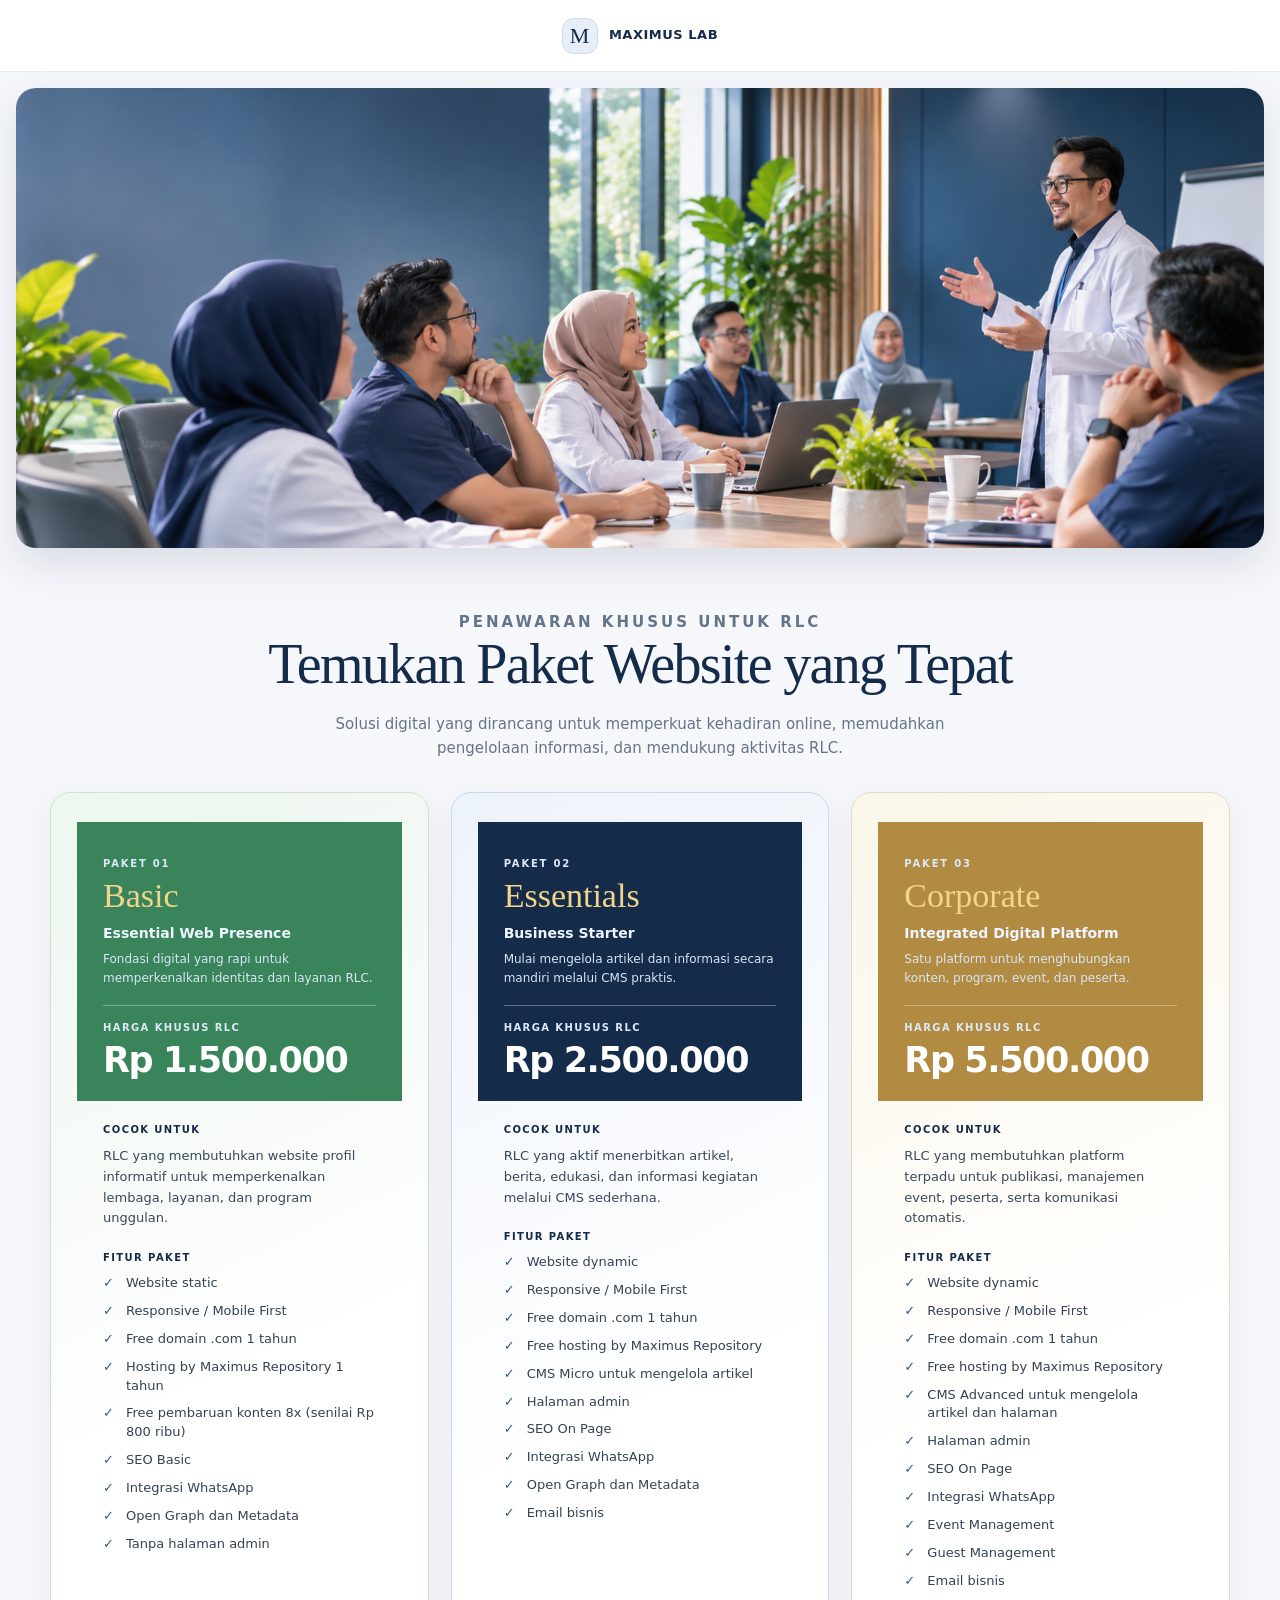
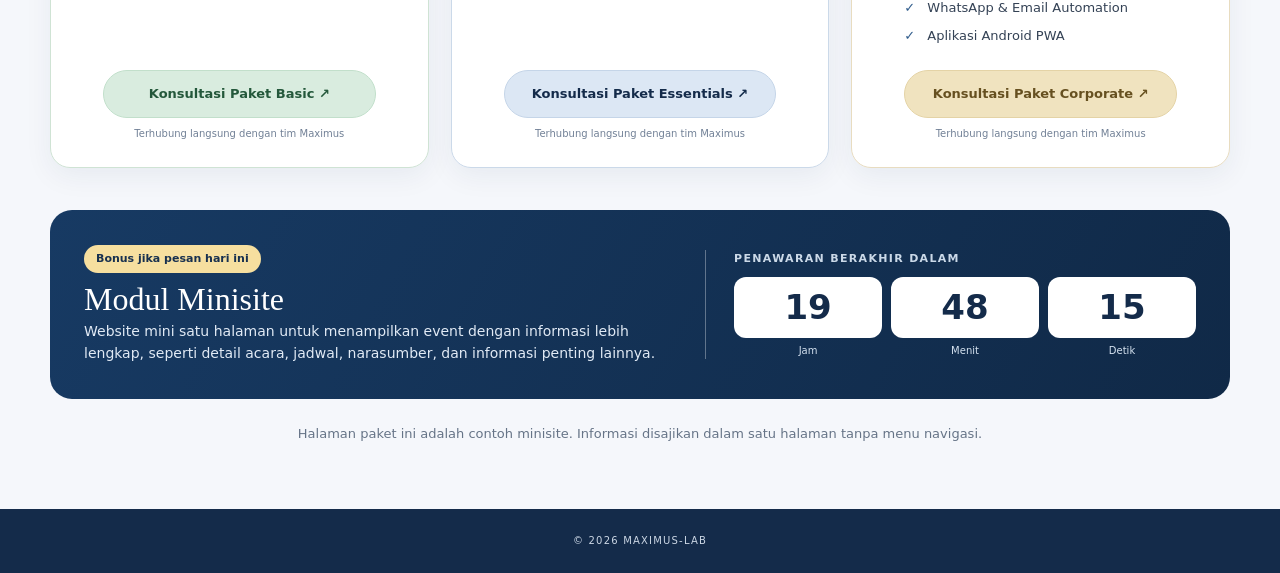
<file: paket/index.html>
<!doctype html>
<html lang="id"><head>
<meta charset="utf-8"><meta name="viewport" content="width=device-width,initial-scale=1">
<meta name="theme-color" content="#142b4a"><meta name="description" content="Pilihan paket website khusus Rifdaira Learning Center dari Maximus.">
<link rel="canonical" href="https://webdesk.my.id/paket">
<meta property="og:type" content="website">
<meta property="og:site_name" content="Maximus">
<meta property="og:title" content="Paket Website Khusus RLC | Maximus">
<meta property="og:description" content="Pilihan paket website khusus Rifdaira Learning Center. Temukan solusi digital yang sesuai dengan kebutuhan RLC.">
<meta property="og:url" content="https://webdesk.my.id/paket">
<meta property="og:image" content="https://webdesk.my.id/paket/og-pricing-rlc.png">
<meta property="og:image:alt" content="Preview harga dan pilihan paket website Maximus Lab">
<meta name="twitter:card" content="summary_large_image">
<meta name="twitter:title" content="Paket Website Khusus RLC | Maximus">
<meta name="twitter:description" content="Pilihan paket website khusus Rifdaira Learning Center.">
<meta name="twitter:image" content="https://webdesk.my.id/paket/og-pricing-rlc.png">
<title>Paket Website Khusus RLC — Maximus</title>
<style>
/* Pricing cards: solid colored price headers with soft matching content surfaces */
:root{--navy:#142b4a;--blue:#244a73;--ink:#202a38;--muted:#667487;--cream:#f5f7fb;--line:#dfe6ef;--gold:#d8c28c}
*{box-sizing:border-box}html{scroll-behavior:smooth}body{margin:0;background:var(--cream);color:var(--ink);font-family:Inter,system-ui,-apple-system,"Segoe UI",sans-serif;line-height:1.6}
header{height:72px;display:flex;align-items:center;justify-content:center;background:#fff;border-bottom:1px solid #e8edf4}
.brand{display:flex;align-items:center;gap:11px;color:var(--navy);font-size:13px;font-weight:850;letter-spacing:.04em}.mark{width:36px;height:36px;border-radius:11px;background:#e8eef7;border:1px solid #d1ddec;display:grid;place-items:center;font:22px Georgia,serif}.brand small{display:block;color:var(--muted);font-size:9px;letter-spacing:.18em}
.hero{padding:16px 16px 0}.hero img{display:block;width:100%;height:clamp(230px,46vw,460px);object-fit:cover;object-position:center 50%;border-radius:20px;box-shadow:0 15px 42px #142b4a20}
.intro{max-width:850px;margin:52px auto 32px;padding:0 22px;text-align:center}.eyebrow{margin:0 0 9px;color:var(--blue);font-size:10px;font-weight:850;letter-spacing:.2em;text-transform:uppercase}.intro h1{margin:0;color:var(--navy);font:500 clamp(34px,6vw,56px)/1.1 Georgia,serif;letter-spacing:-.03em}.intro p{max-width:650px;margin:16px auto 0;color:var(--muted);font-size:15px}
.cards{width:min(1180px,calc(100% - 32px));margin:0 auto 76px;display:grid;grid-template-columns:1fr;gap:18px}
.card{position:relative;display:flex;flex-direction:column;padding:0 0 23px;border:1px solid;border-radius:20px;overflow:hidden;box-shadow:0 8px 28px #142b4a10}
.card-head{padding:24px 23px 19px;color:#fff}
.card:nth-child(1) .card-head{background:#39845b}
.card:nth-child(2) .card-head{background:#142b4a}
.card:nth-child(3) .card-head{background:#b28b42}
.card-body{padding:20px 23px 0;display:flex;flex-direction:column;flex:1}
.card:nth-child(1){background:#edf6ef;border-color:#cfe3d4}
.card:nth-child(2){background:#edf3fa;border-color:#cbd9e9}
.card:nth-child(3){background:#fbf6e9;border-color:#e8dcc0}
.card-head .no{color:#dce9f8}
.card-head h2{color:#fff;margin:3px 0 7px}
.card-head .tagline{color:#eef5ff;min-height:0}
.card-head .tagline-detail{color:#d8e6f5}
.card-head .pricebox{margin:17px 0 0;padding:14px 0 0;border-top:1px solid #ffffff55;border-bottom:0}
.card-head .price-label{color:#dce9f8}
.card-head .price{color:#fff}
.card-body .label{color:var(--navy)}
.card:nth-child(1) .cta{background:#d9ecdf;color:#24583b;border-color:#c2dfcb}
.card:nth-child(2) .cta{background:#dce7f4;color:#142b4a;border-color:#c5d5e8}
.card:nth-child(3) .cta{background:#f0e3bf;color:#665020;border-color:#e4d3a6}
.card .cta:hover{filter:brightness(.97);transform:translateY(-2px)}
.card .cta-note{color:#718096}
.bonus{width:min(1180px,calc(100% - 32px));margin:-34px auto 72px;padding:28px;border-radius:22px;background:linear-gradient(120deg,#173a63,#102947);color:#fff;display:grid;grid-template-columns:1fr;gap:20px;align-items:center}
.bonus-kicker{display:inline-block;padding:5px 12px;border-radius:30px;background:#f6df9f;color:#17304f;font-size:11px;font-weight:850}
.bonus h2{margin:9px 0 3px;font:500 32px/1.1 Georgia,serif;color:#fff}
.bonus p{margin:0;color:#e1eaf5;font-size:14px}
.countdown-wrap{padding-top:18px;border-top:1px solid #ffffff55}
.countdown-title{font-size:11px;font-weight:800;letter-spacing:.12em;text-transform:uppercase;color:#cbd9e8}
.countdown{display:flex;gap:9px;margin-top:10px}
.time-unit{flex:1;text-align:center}
.time-unit strong{display:block;padding:10px 5px;border-radius:12px;background:#fff;color:#142b4a;font-size:clamp(24px,6vw,34px);font-variant-numeric:tabular-nums;line-height:1.2}
.time-unit span{display:block;margin-top:5px;color:#d5e2f0;font-size:10px}
@media(min-width:720px){.card-head{padding:27px 26px 20px}.card-body{padding:21px 26px 0}.bonus{grid-template-columns:1.2fr 1fr;gap:32px;padding:34px}.countdown-wrap{padding:0 0 0 28px;border-top:0;border-left:1px solid #ffffff55}}
.card:nth-child(1){background:linear-gradient(155deg,#edf6ef 0%,#fff 62%);border-color:#cfe3d4}
.card:nth-child(2){background:linear-gradient(155deg,#edf3fa 0%,#fff 64%);border-color:#cbd9e9}
.card:nth-child(3){background:linear-gradient(155deg,#fbf6e9 0%,#fff 62%);border-color:#e8dcc0}
.card.featured{border:1.5px solid #718eaf;box-shadow:0 15px 36px #142b4a1c}
.badge{position:absolute;top:-13px;left:23px;padding:5px 12px;border-radius:30px;background:var(--gold);color:#292719;font-size:10px;font-weight:850;letter-spacing:.1em;text-transform:uppercase}
.no{color:#78899d;font-size:10px;font-weight:800;letter-spacing:.18em;text-transform:uppercase}
.card h2{margin:3px 0 7px;color:var(--navy);font:500 34px/1.12 Georgia,serif}
/* Package names use a warm accent so they remain distinct from the navy brand color */
.card-head h2{color:#f2d58a}
.tagline{min-height:83px;margin:0;color:#294b70;font-size:14px;font-weight:800}
.tagline-detail{display:block;margin-top:5px;color:#647387;font-size:12px;font-weight:450}
.pricebox{margin:18px 0;padding:15px 0;border-top:1px solid var(--line);border-bottom:1px solid var(--line)}
.label{display:block;margin:0 0 8px;color:var(--navy);font-size:10px;font-weight:850;letter-spacing:.14em;text-transform:uppercase}
.price-label{display:block;color:var(--muted);font-size:10px;font-weight:800;letter-spacing:.14em;text-transform:uppercase}
.price{display:block;margin-top:3px;color:var(--navy);font-size:clamp(29px,4vw,35px);font-weight:850;letter-spacing:-.04em;line-height:1.2}
.fit{margin:0 0 21px;color:#39485a;font-size:13px}
.features{display:grid;gap:9px;list-style:none;padding:0;margin:0 0 24px}
.features li{position:relative;padding-left:23px;font-size:13px;line-height:1.45;color:#344255}
.features li:before{content:"✓";position:absolute;left:0;color:#315d8c;font-weight:900}
.bottom{margin-top:auto}.cta{display:flex;min-height:48px;align-items:center;justify-content:center;padding:11px 16px;border:1px solid var(--navy);border-radius:30px;background:var(--navy);color:#fff;text-align:center;text-decoration:none;font-size:13px;font-weight:800;transition:.2s}
.cta:hover{background:var(--blue);transform:translateY(-2px)}.card:not(.featured) .cta{background:#fff;color:var(--navy)}.card:not(.featured) .cta:hover{background:#e8eef7}
/* Package-specific CTA colors must override the generic card button rule */
.card:nth-child(1) .cta,.card:nth-child(1) .cta:hover{background:#d9ecdf;color:#24583b;border-color:#c2dfcb}
.card:nth-child(2) .cta,.card:nth-child(2) .cta:hover{background:#dce7f4;color:#142b4a;border-color:#c5d5e8}
.card:nth-child(3) .cta,.card:nth-child(3) .cta:hover{background:#f0e3bf;color:#665020;border-color:#e4d3a6}
.cta-note{margin:8px 0 0;text-align:center;color:#8a95a3;font-size:10px}
.minisite-note{width:min(900px,calc(100% - 40px));margin:-48px auto 64px;text-align:center;color:#667487;font-size:13px;line-height:1.7}
footer{padding:24px 18px;background:var(--navy);color:#cbd6e4;text-align:center}.copy{margin:0;font-size:10px;letter-spacing:.12em;text-transform:uppercase}
@media(min-width:720px){.cards{grid-template-columns:repeat(2,minmax(0,1fr));gap:20px}.card{padding:29px 26px 25px}.featured{transform:translateY(-8px)}.card:last-child{grid-column:1/-1;width:calc(50% - 10px);justify-self:center}.intro{margin-top:62px}}
@media(min-width:1040px){.cards{grid-template-columns:repeat(3,minmax(0,1fr));gap:22px}.card:last-child{grid-column:auto;width:auto}.featured{transform:translateY(-9px)}}
@media(prefers-reduced-motion:reduce){html{scroll-behavior:auto}.cta{transition:none}}
</style></head><body>
<header><div class="brand"><span class="mark">M</span><span>MAXIMUS LAB</span></div></header>
<section class="hero" aria-label="Suasana pelatihan tenaga kesehatan"><img src="/paket/file_000000008ff882079032872d59857bf9.png" alt="Suasana pembelajaran dan kolaborasi profesional bidang kesehatan"></section>
<main><section class="intro"><p class="eyebrow">Penawaran khusus untuk RLC</p><h1>Temukan Paket Website yang Tepat</h1><p>Solusi digital yang dirancang untuk memperkuat kehadiran online, memudahkan pengelolaan informasi, dan mendukung aktivitas RLC.</p></section>
<section class="cards" aria-label="Pilihan paket website">
<article class="card"><div class="card-head"><span class="no">Paket 01</span><h2>Basic</h2><p class="tagline">Essential Web Presence<span class="tagline-detail">Fondasi digital yang rapi untuk memperkenalkan identitas dan layanan RLC.</span></p><div class="pricebox"><span class="price-label">Harga khusus RLC</span><strong class="price">Rp 1.500.000</strong></div></div><div class="card-body"><h3 class="label">Cocok untuk</h3><p class="fit">RLC yang membutuhkan website profil informatif untuk memperkenalkan lembaga, layanan, dan program unggulan.</p><h3 class="label">Fitur paket</h3>
<ul class="features"><li>Website static</li><li>Responsive / Mobile First</li><li>Free domain .com 1 tahun</li><li>Hosting by Maximus Repository 1 tahun</li><li>Free pembaruan konten 8x (senilai Rp 800 ribu)</li><li>SEO Basic</li><li>Integrasi WhatsApp</li><li>Open Graph dan Metadata</li><li>Tanpa halaman admin</li></ul>
<div class="bottom"><a class="cta" href="https://wa.me/6282297845527?text=Assalamu%27alaikum%2C%20saya%20ingin%20konsultasi%20Paket%20Basic%20khusus%20RLC." target="_blank" rel="noopener">Konsultasi Paket Basic ↗</a><p class="cta-note">Terhubung langsung dengan tim Maximus</p></div></article>
<article class="card"><div class="card-head"><span class="no">Paket 02</span><h2>Essentials</h2><p class="tagline">Business Starter<span class="tagline-detail">Mulai mengelola artikel dan informasi secara mandiri melalui CMS praktis.</span></p><div class="pricebox"><span class="price-label">Harga khusus RLC</span><strong class="price">Rp 2.500.000</strong></div></div><div class="card-body"><h3 class="label">Cocok untuk</h3><p class="fit">RLC yang aktif menerbitkan artikel, berita, edukasi, dan informasi kegiatan melalui CMS sederhana.</p><h3 class="label">Fitur paket</h3>
<ul class="features"><li>Website dynamic</li><li>Responsive / Mobile First</li><li>Free domain .com 1 tahun</li><li>Free hosting by Maximus Repository</li><li>CMS Micro untuk mengelola artikel</li><li>Halaman admin</li><li>SEO On Page</li><li>Integrasi WhatsApp</li><li>Open Graph dan Metadata</li><li>Email bisnis</li></ul>
<div class="bottom"><a class="cta" href="https://wa.me/6282297845527?text=Assalamu%27alaikum%2C%20saya%20ingin%20konsultasi%20Paket%20Essentials%20khusus%20RLC." target="_blank" rel="noopener">Konsultasi Paket Essentials ↗</a><p class="cta-note">Terhubung langsung dengan tim Maximus</p></div></article>
<article class="card"><div class="card-head"><span class="no">Paket 03</span><h2>Corporate</h2><p class="tagline">Integrated Digital Platform<span class="tagline-detail">Satu platform untuk menghubungkan konten, program, event, dan peserta.</span></p><div class="pricebox"><span class="price-label">Harga khusus RLC</span><strong class="price">Rp 5.500.000</strong></div></div><div class="card-body"><h3 class="label">Cocok untuk</h3><p class="fit">RLC yang membutuhkan platform terpadu untuk publikasi, manajemen event, peserta, serta komunikasi otomatis.</p><h3 class="label">Fitur paket</h3>
<ul class="features"><li>Website dynamic</li><li>Responsive / Mobile First</li><li>Free domain .com 1 tahun</li><li>Free hosting by Maximus Repository</li><li>CMS Advanced untuk mengelola artikel dan halaman</li><li>Halaman admin</li><li>SEO On Page</li><li>Integrasi WhatsApp</li><li>Event Management</li><li>Guest Management</li><li>Email bisnis</li><li>WhatsApp &amp; Email Automation</li><li>Aplikasi Android PWA</li></ul>
<div class="bottom"><a class="cta" href="https://wa.me/6282297845527?text=Assalamu%27alaikum%2C%20saya%20ingin%20konsultasi%20Paket%20Corporate%20khusus%20RLC." target="_blank" rel="noopener">Konsultasi Paket Corporate ↗</a><p class="cta-note">Terhubung langsung dengan tim Maximus</p></div></article>
</section>
<section class="bonus" aria-label="Bonus modul minisite">
<div><span class="bonus-kicker">Bonus jika pesan hari ini</span><h2>Modul Minisite</h2><p>Website mini satu halaman untuk menampilkan event dengan informasi lebih lengkap, seperti detail acara, jadwal, narasumber, dan informasi penting lainnya.</p></div>
<div class="countdown-wrap"><div class="countdown-title">Penawaran berakhir dalam</div><div class="countdown" role="timer" aria-live="off"><div class="time-unit"><strong id="cd-hours">00</strong><span>Jam</span></div><div class="time-unit"><strong id="cd-minutes">00</strong><span>Menit</span></div><div class="time-unit"><strong id="cd-seconds">00</strong><span>Detik</span></div></div></div>
</section><p class="minisite-note">Halaman paket ini adalah contoh minisite. Informasi disajikan dalam satu halaman tanpa menu navigasi.</p></main><footer><p class="copy">© 2026 Maximus-Lab</p></footer><script>
(function(){
 const h=document.getElementById('cd-hours'),m=document.getElementById('cd-minutes'),s=document.getElementById('cd-seconds');
 function tick(){
  const now=new Date(),end=new Date(now);end.setHours(24,0,0,0);
  let left=Math.max(0,end-now);
  const hours=Math.floor(left/3600000);left%=3600000;
  const minutes=Math.floor(left/60000);left%=60000;
  const seconds=Math.floor(left/1000);
  h.textContent=String(hours).padStart(2,'0');m.textContent=String(minutes).padStart(2,'0');s.textContent=String(seconds).padStart(2,'0');
 }
 tick();setInterval(tick,1000);
})();
</script></body></html>
</file>
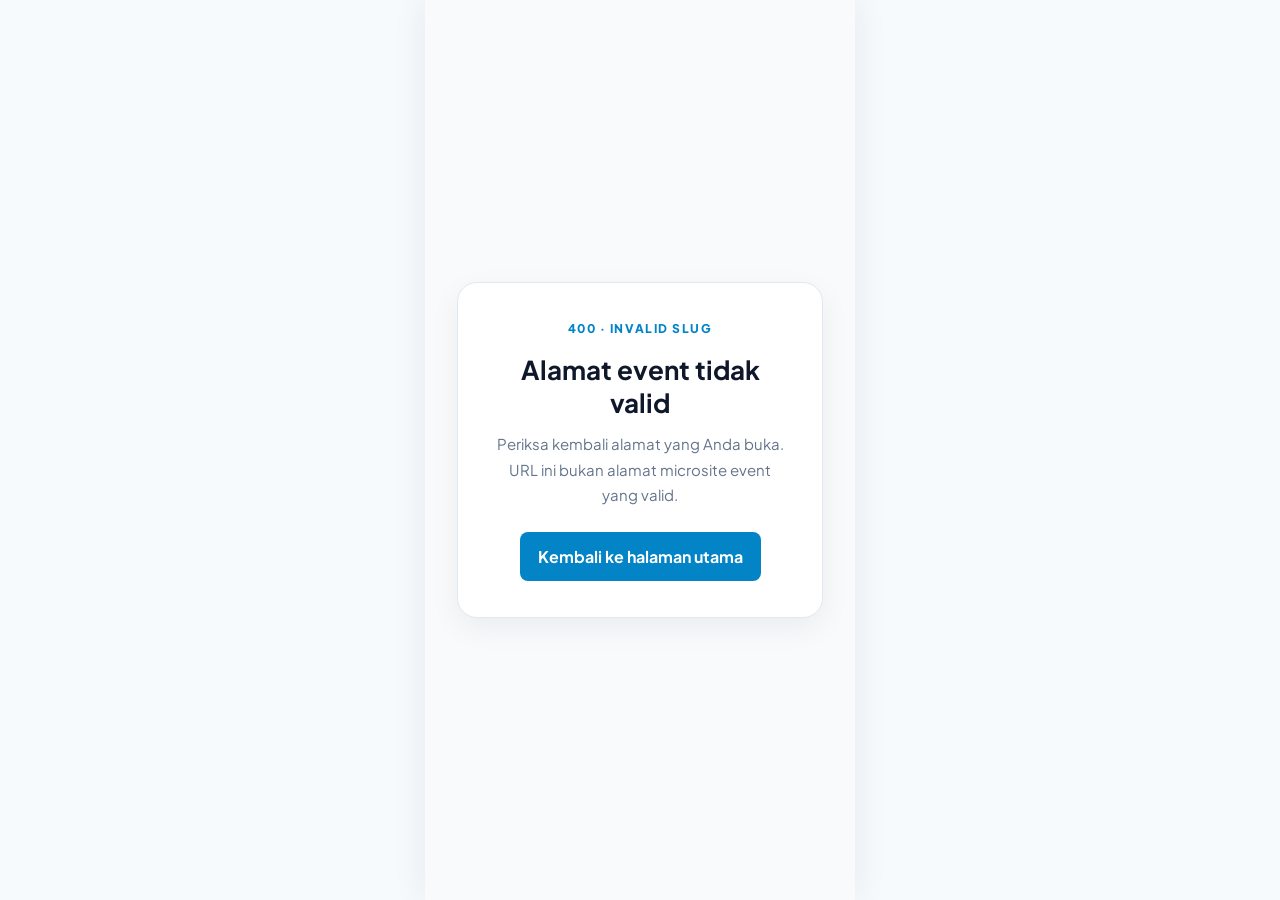
<file: test/index.html>
<!DOCTYPE html>
<html lang="id">
<head>
<meta charset="UTF-8">
<meta name="viewport" content="width=device-width, initial-scale=1.0">
<title>Frontend Minisite | Webdesk</title>
<meta name="robots" content="noindex,nofollow">
<link rel="preconnect" href="https://fonts.googleapis.com">
<link rel="preconnect" href="https://fonts.gstatic.com" crossorigin>
<link href="https://fonts.googleapis.com/css2?family=Plus+Jakarta+Sans:wght@400;500;600;700;800&display=swap" rel="stylesheet">
<style>

    /* ==========================================
       CSS VARIABLES & RESET (MOBILE-FIRST)
       ========================================== */
    :root {
      --primary: var(--primary);       /* Slate 900 */
      --accent: var(--accent);        /* Sky 600 */
      --accent-hover: var(--accent-hover);  /* Sky 700 */
      --accent-light: var(--accent-light);  /* Sky 100 */
      --emerald: var(--emerald);       /* WhatsApp / Success Green */
      --emerald-hover: var(--emerald-hover);
      --bg-body: #F8FAFC;
      --bg-card: #FFFFFF;
      --text-main: #1E293B;
      --text-muted: #64748B;
      --border: #E2E8F0;
      --radius-sm: 8px;
      --radius-md: 16px;
      --radius-lg: 24px;
      --shadow-sm: 0 1px 3px rgba(15, 23, 42, 0.06);
      --shadow-md: 0 10px 25px -5px rgba(15, 23, 42, 0.08);
      --shadow-lg: var(--theme-shadow, 0 14px 32px rgba(40, 90, 158, 0.16));
      --transition: all 0.25s cubic-bezier(0.4, 0, 0.2, 1);
    }

    * {
      margin: 0;
      padding: 0;
      box-sizing: border-box;
    }

    html {
      scroll-behavior: smooth;
      font-family: 'Plus Jakarta Sans', -apple-system, BlinkMacSystemFont, sans-serif;
      color: var(--text-main);
      background-color: var(--bg-body);
      line-height: 1.6;
    }

    body {
      overflow-x: hidden;
    }

    img {
      max-width: 100%;
      display: block;
      object-fit: cover;
    }

    a {
      text-decoration: none;
      color: inherit;
    }

    ul {
      list-style: none;
    }

    .container {
      width: 100%;
      max-width: 1140px;
      margin: 0 auto;
      padding: 0 20px;
    }

    .section {
      padding: 64px 0;
    }

    .section-header {
      text-align: center;
      max-width: 640px;
      margin: 0 auto 40px;
    }

    .badge {
      display: inline-flex;
      align-items: center;
      gap: 6px;
      padding: 6px 14px;
      background-color: var(--accent-light);
      color: var(--accent);
      font-weight: 700;
      font-size: 0.75rem;
      text-transform: uppercase;
      letter-spacing: 0.06em;
      border-radius: 999px;
      margin-bottom: 12px;
    }

    .section-title {
      font-size: 1.75rem;
      font-weight: 800;
      color: var(--primary);
      line-height: 1.25;
      margin-bottom: 12px;
    }

    .section-subtitle {
      font-size: 0.95rem;
      color: var(--text-muted);
    }

    /* ==========================================
       BUTTONS
       ========================================== */
    .btn {
      display: inline-flex;
      align-items: center;
      justify-content: center;
      gap: 8px;
      padding: 14px 24px;
      font-size: 0.95rem;
      font-weight: 700;
      border-radius: var(--radius-sm);
      border: none;
      cursor: pointer;
      transition: var(--transition);
      text-align: center;
    }

    .btn-primary {
      background-color: var(--accent);
      color: #FFFFFF;
      box-shadow: var(--theme-shadow);
    }

    .btn-primary:hover {
      background-color: var(--accent-hover);
      transform: translateY(-2px);
    }

    .btn-outline {
      background-color: transparent;
      color: var(--primary);
      border: 1.5px solid var(--border);
    }

    .btn-outline:hover {
      border-color: var(--accent);
      color: var(--accent);
      background-color: #FFFFFF;
    }

    .btn-wa {
      background-color: var(--emerald);
      color: #FFFFFF;
      box-shadow: var(--theme-shadow);
    }

    .btn-wa:hover {
      background-color: var(--emerald-hover);
      transform: translateY(-2px);
    }

    .btn-full {
      width: 100%;
    }

    /* ==========================================
       NAVBAR (STICKY GLASSMORPHISM)
       ========================================== */
    .navbar {
      position: sticky;
      top: 0;
      z-index: 100;
      background: rgba(255, 255, 255, 0.88);
      backdrop-filter: blur(12px);
      -webkit-backdrop-filter: blur(12px);
      border-bottom: 1px solid var(--border);
      padding: 14px 0;
    }

    .nav-container {
      display: flex;
      align-items: center;
      justify-content: space-between;
    }

    .brand {
      display: flex;
      align-items: center;
      gap: 10px;
      font-weight: 800;
      font-size: 1.1rem;
      color: var(--primary);
    }

    .brand-logo {
      width: 36px;
      height: 36px;
      border-radius: 8px;
      background: linear-gradient(135deg, var(--primary), var(--accent));
      color: #FFFFFF;
      display: flex;
      align-items: center;
      justify-content: center;
      font-weight: 800;
      font-size: 0.95rem;
      letter-spacing: -0.5px;
    }

    .brand-text span {
      display: block;
      font-size: 0.7rem;
      font-weight: 600;
      color: var(--accent);
      letter-spacing: 0.04em;
      text-transform: uppercase;
    }

    .nav-links {
      display: none;
      gap: 28px;
      font-size: 0.9rem;
      font-weight: 600;
      color: var(--text-muted);
    }

    .nav-links a:hover {
      color: var(--accent);
    }

    .nav-cta {
      padding: 10px 16px;
      font-size: 0.85rem;
    }

/* ==========================================
       HERO SECTION
       ========================================== */
    .hero {
      padding: 40px 0 64px;
      background: radial-gradient(circle at top right, var(--accent-light) 0%, transparent 45%),
                  radial-gradient(circle at bottom left, #F1F5F9 0%, transparent 50%);
    }

    .hero-grid {
      display: grid;
      grid-template-columns: 1fr;
      gap: 36px;
      align-items: center;
    }

    .hero-title {
      font-size: 2.15rem;
      font-weight: 800;
      color: var(--primary);
      line-height: 1.2;
      margin-bottom: 16px;
      letter-spacing: -0.02em;
    }

    .hero-title span {
      color: var(--accent);
    }

    .hero-desc {
      font-size: 1rem;
      color: var(--text-muted);
      margin-bottom: 24px;
    }

    .hero-meta {
      display: flex;
      flex-direction: column;
      gap: 12px;
      margin-bottom: 28px;
      padding: 16px;
      background: var(--bg-card);
      border: 1px solid var(--border);
      border-radius: var(--radius-md);
      box-shadow: var(--shadow-sm);
    }

    .meta-item {
      display: flex;
      align-items: center;
      gap: 10px;
      font-size: 0.88rem;
      font-weight: 600;
      color: var(--primary);
    }

    .meta-icon {
      width: 32px;
      height: 32px;
      border-radius: 6px;
      background: var(--accent-light);
      color: var(--accent);
      display: flex;
      align-items: center;
      justify-content: center;
      flex-shrink: 0;
    }

    .hero-actions {
      display: flex;
      flex-direction: column;
      gap: 12px;
    }

    .hero-visual {
      position: relative;
    }

    .hero-img-wrapper {
      border-radius: var(--radius-lg);
      overflow: hidden;
      box-shadow: var(--shadow-lg);
      border: 4px solid #FFFFFF;
      aspect-ratio: 4 / 3;
    }

    .hero-img-wrapper img {
      width: 100%;
      height: 100%;
    }

    .floating-card {
      position: absolute;
      bottom: -16px;
      left: 16px;
      right: 16px;
      background: rgba(255, 255, 255, 0.95);
      backdrop-filter: blur(8px);
      padding: 14px 18px;
      border-radius: var(--radius-md);
      box-shadow: var(--shadow-md);
      border: 1px solid var(--border);
      display: flex;
      align-items: center;
      justify-content: space-between;
    }

    .floating-stat strong {
      display: block;
      font-size: 1.1rem;
      font-weight: 800;
      color: var(--primary);
    }

    .floating-stat span {
      font-size: 0.75rem;
      color: var(--text-muted);
    }

    /* ==========================================
       BENEFITS / TENTANG ACARA
       ========================================== */
    .benefits-grid {
      display: grid;
      grid-template-columns: 1fr;
      gap: 20px;
    }

    .benefit-card {
      background: var(--bg-card);
      padding: 24px;
      border-radius: var(--radius-md);
      border: 1px solid var(--border);
      box-shadow: var(--shadow-sm);
      transition: var(--transition);
    }

    .benefit-card:hover {
      transform: translateY(-4px);
      box-shadow: var(--shadow-md);
      border-color: var(--theme-support);
    }

    .benefit-icon {
      width: 48px;
      height: 48px;
      border-radius: 12px;
      background: var(--accent-light);
      color: var(--accent);
      display: flex;
      align-items: center;
      justify-content: center;
      margin-bottom: 16px;
    }

    .benefit-card h3 {
      font-size: 1.1rem;
      font-weight: 700;
      color: var(--primary);
      margin-bottom: 8px;
    }

    .benefit-card p {
      font-size: 0.9rem;
      color: var(--text-muted);
    }

    /* ==========================================
       SCHEDULE / JADWAL ACARA
       ========================================== */
    .schedule-section {
      background-color: #FFFFFF;
      border-top: 1px solid var(--border);
      border-bottom: 1px solid var(--border);
    }

    .schedule-tabs {
      display: flex;
      gap: 10px;
      justify-content: center;
      margin-bottom: 32px;
      flex-wrap: wrap;
    }

    .tab-pill {
      padding: 10px 20px;
      border-radius: 999px;
      font-size: 0.85rem;
      font-weight: 700;
      background: var(--bg-body);
      color: var(--text-muted);
      border: 1px solid var(--border);
    }

    .tab-pill.active {
      background: var(--primary);
      color: #FFFFFF;
      border-color: var(--primary);
    }

    .section-header {
      text-align: center;
      max-width: 100%;
      margin: 0 auto 40px;
    }

    .section-header .badge {
      margin-left: auto;
      margin-right: auto;
    }

    .section-header .section-title,
    .section-header .section-subtitle {
      text-align: center;
    }

    .schedule-date-pill {
      width: fit-content;
      max-width: 100%;
      margin: 0 auto 32px;
      padding: 18px 34px;
      border-radius: 999px;
      background: var(--primary);
      color: #fff;
      text-align: center;
      font-size: 1.35rem;
      line-height: 1.4;
      font-weight: 800;
    }

    .timeline {
      max-width: 780px;
      margin: 0 auto;
      display: flex;
      flex-direction: column;
      gap: 16px;
    }

    .timeline-item {
      display: flex;
      flex-direction: column;
      gap: 10px;
      padding: 20px;
      background: var(--bg-body);
      border-radius: var(--radius-md);
      border-left: 4px solid var(--accent);
      transition: var(--transition);
    }

    .timeline-item:hover {
      background: #F1F5F9;
    }

    .timeline-time {
      display: inline-flex;
      align-items: center;
      gap: 6px;
      font-size: 0.8rem;
      font-weight: 700;
      color: var(--accent);
      background: var(--accent-light);
      padding: 4px 10px;
      border-radius: 6px;
      width: fit-content;
    }

    .timeline-content h4 {
      font-size: 1.05rem;
      font-weight: 700;
      color: var(--primary);
      margin-bottom: 4px;
    }

    .timeline-content p {
      font-size: 0.88rem;
      color: var(--text-muted);
    }

    /* ==========================================
       SPEAKERS / PEMBICARA
       ========================================== */
    .speakers-grid {
      display: grid;
      grid-template-columns: 1fr;
      gap: 24px;
    }

    .speaker-card {
      background: var(--bg-card);
      border-radius: var(--radius-md);
      border: 1px solid var(--border);
      overflow: hidden;
      box-shadow: var(--shadow-sm);
      transition: var(--transition);
    }

    .speaker-card:hover {
      transform: translateY(-4px);
      box-shadow: var(--shadow-md);
    }

    .speaker-img {
      height: 260px;
      width: 100%;
      position: relative;
      overflow: hidden;
      background: #E2E8F0;
    }

    .speaker-img img {
      width: 100%;
      height: 100%;
      object-position: top center;
      transition: transform 0.4s ease;
    }

    .speaker-card:hover .speaker-img img {
      transform: scale(1.04);
    }

    .speaker-info {
      padding: 20px;
    }

    .speaker-role {
      font-size: 0.75rem;
      font-weight: 700;
      text-transform: uppercase;
      color: var(--accent);
      letter-spacing: 0.05em;
      margin-bottom: 4px;
    }

    .speaker-name {
      font-size: 1.15rem;
      font-weight: 800;
      color: var(--primary);
      margin-bottom: 8px;
    }

    .speaker-bio {
      font-size: 0.85rem;
      color: var(--text-muted);
      margin-bottom: 14px;
    }

    .speaker-topic {
      font-size: 0.8rem;
      font-weight: 600;
      padding: 8px 12px;
      background: var(--bg-body);
      border-radius: var(--radius-sm);
      color: var(--primary);
      border: 1px solid var(--border);
    }

/* ==========================================
       PRICING / INVESTASI TIKET
       ========================================== */
    .pricing-grid {
      display: grid;
      grid-template-columns: 1fr;
      gap: 24px;
      max-width: 980px;
      margin: 0 auto;
    }

    .price-card {
      background: var(--bg-card);
      border-radius: var(--radius-lg);
      border: 1px solid var(--border);
      padding: 28px 24px;
      box-shadow: var(--shadow-sm);
      position: relative;
      display: flex;
      flex-direction: column;
      justify-content: space-between;
    }

    .price-card.featured {
      border: 2px solid var(--accent);
      box-shadow: var(--shadow-lg);
      background: linear-gradient(180deg, #FFFFFF 0%, #F8FAFC 100%);
    }

    .popular-tag {
      position: absolute;
      top: -13px;
      right: 24px;
      background: var(--accent);
      color: #FFFFFF;
      font-size: 0.72rem;
      font-weight: 800;
      text-transform: uppercase;
      padding: 4px 12px;
      border-radius: 999px;
      letter-spacing: 0.05em;
    }

    .price-tier {
      font-size: 1rem;
      font-weight: 700;
      color: var(--primary);
      margin-bottom: 4px;
    }

    .price-desc {
      font-size: 0.85rem;
      color: var(--text-muted);
      margin-bottom: 20px;
    }

    .price-amount {
      margin-bottom: 24px;
      padding-bottom: 20px;
      border-bottom: 1px solid var(--border);
    }

    .price-strike {
      font-size: 0.85rem;
      color: var(--text-muted);
      text-decoration: line-through;
      display: block;
    }

    .price-value {
      font-size: 2rem;
      font-weight: 800;
      color: var(--primary);
    }

    .price-value small {
      font-size: 0.85rem;
      font-weight: 500;
      color: var(--text-muted);
    }

    .price-features {
      display: flex;
      flex-direction: column;
      gap: 12px;
      margin-bottom: 28px;
    }

    .price-features li {
      display: flex;
      align-items: flex-start;
      gap: 10px;
      font-size: 0.88rem;
      color: var(--text-main);
    }

    .check-icon {
      color: var(--emerald);
      font-weight: 800;
      flex-shrink: 0;
    }

    /* ==========================================
       REGISTRATION FORM SECTION
       ========================================== */
    .register-section {
      background: var(--primary);
      color: #FFFFFF;
      position: relative;
      overflow: hidden;
    }

    .register-grid {
      display: grid;
      grid-template-columns: 1fr;
      gap: 40px;
      align-items: center;
    }

    .register-info .badge {
      background: rgba(2, 132, 199, 0.25);
      color: var(--theme-support);
    }

    .register-info .section-title {
      color: #FFFFFF;
      text-align: left;
    }

    .register-info p {
      color: #94A3B8;
      margin-bottom: 24px;
      font-size: 0.95rem;
    }

    .guarantee-list {
      display: flex;
      flex-direction: column;
      gap: 14px;
    }

    .guarantee-item {
      display: flex;
      align-items: center;
      gap: 12px;
      font-size: 0.9rem;
      color: #E2E8F0;
    }

    .guarantee-dot {
      width: 28px;
      height: 28px;
      border-radius: 50%;
      background: rgba(16, 185, 129, 0.2);
      color: var(--theme-support);
      display: flex;
      align-items: center;
      justify-content: center;
      font-size: 0.8rem;
      flex-shrink: 0;
    }

    .form-card {
      background: #FFFFFF;
      color: var(--text-main);
      padding: 28px 24px;
      border-radius: var(--radius-lg);
      box-shadow: 0 25px 50px -12px rgba(0, 0, 0, 0.35);
    }

    .form-card h3 {
      font-size: 1.25rem;
      font-weight: 800;
      color: var(--primary);
      margin-bottom: 6px;
    }

    .form-card > p {
      font-size: 0.85rem;
      color: var(--text-muted);
      margin-bottom: 20px;
    }

    .form-group {
      margin-bottom: 16px;
    }

    .form-group label {
      display: block;
      font-size: 0.82rem;
      font-weight: 700;
      color: var(--primary);
      margin-bottom: 6px;
    }

    .form-control {
      width: 100%;
      padding: 12px 14px;
      font-size: 0.9rem;
      font-family: inherit;
      color: var(--text-main);
      background: var(--bg-body);
      border: 1.5px solid var(--border);
      border-radius: var(--radius-sm);
      transition: var(--transition);
    }

    .form-control:focus {
      outline: none;
      border-color: var(--accent);
      background: #FFFFFF;
      box-shadow: 0 0 0 3px rgba(2, 132, 199, 0.12);
    }

    .form-note {
      font-size: 0.75rem;
      color: var(--text-muted);
      text-align: center;
      margin-top: 12px;
    }

    /* ==========================================
       FOOTER
       ========================================== */
    .footer {
      background: #0B1120;
      color: #94A3B8;
      padding: 48px 0 90px; /* Extra bottom padding for mobile sticky bar */
      font-size: 0.88rem;
      border-top: 1px solid #1E293B;
    }

    .footer-grid {
      display: grid;
      grid-template-columns: 1fr;
      gap: 28px;
      margin-bottom: 32px;
    }

    .footer .brand {
      color: #FFFFFF;
      margin-bottom: 12px;
    }

    .footer h4 {
      color: #FFFFFF;
      font-size: 0.95rem;
      margin-bottom: 12px;
    }

    .footer-links {
      display: flex;
      flex-direction: column;
      gap: 8px;
    }

    .footer-links a:hover {
      color: var(--theme-support);
    }

    .footer-bottom {
      padding-top: 24px;
      border-top: 1px solid #1E293B;
      text-align: center;
      font-size: 0.8rem;
    }

    /* ==========================================
       FLOATING WHATSAPP & MOBILE BOTTOM BAR
       ========================================== */
    .mobile-sticky-cta {
      position: fixed;
      bottom: 0;
      left: 0;
      right: 0;
      z-index: 99;
      background: #FFFFFF;
      border-top: 1px solid var(--border);
      padding: 10px 16px;
      display: flex;
      align-items: center;
      justify-content: space-between;
      gap: 12px;
      box-shadow: 0 -4px 20px rgba(15, 23, 42, 0.08);
    }

    .sticky-price span {
      display: block;
      font-size: 0.7rem;
      color: var(--text-muted);
    }

    .sticky-price strong {
      font-size: 1rem;
      font-weight: 800;
      color: var(--primary);
    }

    .sticky-buttons {
      display: flex;
      gap: 8px;
    }

    .sticky-buttons .btn {
      padding: 10px 16px;
      font-size: 0.85rem;
    }

    .floating-wa-desktop {
      display: none;
      position: fixed;
      bottom: 28px;
      right: 28px;
      z-index: 99;
      background: var(--emerald);
      color: #FFFFFF;
      padding: 14px 20px;
      border-radius: 999px;
      font-weight: 700;
      font-size: 0.9rem;
      box-shadow: var(--theme-shadow);
      align-items: center;
      gap: 10px;
      transition: var(--transition);
    }

    .floating-wa-desktop:hover {
      background: var(--emerald-hover);
      transform: translateY(-3px);
    }

    /* ==========================================
       RESPONSIVE BREAKPOINTS (TABLET & DESKTOP)
       ========================================== */
    @media (min-width: 768px) {
      .section {
        padding: 88px 0;
      }

      .section-title {
        font-size: 2.25rem;
      }

      .nav-links {
        display: flex;
      }

      .hero {
        padding: 64px 0 96px;
      }

      .hero-grid {
        grid-template-columns: 1.1fr 0.9fr;
        gap: 48px;
      }

      .hero-title {
        font-size: 2.85rem;
      }

      .hero-meta {
        flex-direction: row;
        flex-wrap: wrap;
        gap: 20px;
      }

      .hero-actions {
        flex-direction: row;
      }

      .benefits-grid {
        grid-template-columns: repeat(3, 1fr);
        gap: 24px;
      }

      .timeline-item {
        flex-direction: row;
        align-items: center;
        justify-content: space-between;
        gap: 24px;
      }

      .timeline-time {
        min-width: 150px;
        justify-content: center;
      }

      .timeline-content {
        flex: 1;
      }

      .speakers-grid {
        grid-template-columns: repeat(3, 1fr);
      }

      .pricing-grid {
        grid-template-columns: repeat(3, 1fr);
        align-items: stretch;
      }

      .register-grid {
        grid-template-columns: 1fr 1fr;
        gap: 56px;
      }

      .form-card {
        padding: 36px 32px;
      }

      .footer {
        padding: 64px 0 32px;
      }

      .footer-grid {
        grid-template-columns: 1.5fr 1fr 1fr;
      }

      .mobile-sticky-cta {
        display: none;
      }

      .floating-wa-desktop {
        display: inline-flex;
      }
    }

    /* ==========================================
       MOBILE-ONLY MINISITE PRESENTATION
       Keep the complete page in a centered mobile-width canvas.
       ========================================== */
    html {
      background: #e9eef5;
    }

    body {
      width: 100%;
      max-width: 430px;
      min-height: 100vh;
      margin: 0 auto;
      background: var(--bg-body);
      overflow-x: hidden;
      box-shadow: 0 0 32px rgba(15, 23, 42, 0.08);
    }

    .container {
      width: 100%;
      max-width: 100%;
      padding-left: 14px;
      padding-right: 14px;
    }

    .section {
      padding: 38px 0;
    }

    .hero {
      padding: 28px 0 38px;
    }

    .hero-grid,
    .benefits-grid,
    .speakers-grid,
    .pricing-grid,
    .register-grid,
    .footer-grid {
      display: grid;
      grid-template-columns: minmax(0, 1fr) !important;
      gap: 16px;
    }

    .hero-grid {
      gap: 22px;
    }

    .hero-title {
      font-size: 1.9rem;
    }

    .hero-actions {
      display: grid;
      grid-template-columns: 1fr;
    }

    .hero-visual {
      margin: 0;
    }

    .floating-card {
      position: relative;
      inset: auto;
      margin: -18px 10px 0;
      z-index: 1;
      gap: 8px;
      padding: 12px;
    }

    .floating-stat strong {
      font-size: 0.95rem;
    }

    .floating-stat span {
      font-size: 0.68rem;
    }

    .section-header {
      margin-bottom: 24px;
    }

    .section-title {
      font-size: 1.45rem;
    }

    .benefit-card,
    .speaker-card,
    .price-card,
    .form-card,
    .timeline-item {
      width: 100%;
      min-width: 0;
    }

    .speaker-img {
      height: 220px;
    }

    .pricing-grid {
      max-width: 100%;
    }

    .register-grid {
      gap: 22px;
    }

    .footer-grid {
      gap: 24px;
    }

    .footer {
      padding-bottom: 150px;
    }

    @media (min-width: 431px) {
      body {
        max-width: 430px;
      }
    }

  

/* HERO IMAGE + LAYOUT FIX */
.hero-grid{display:grid;grid-template-columns:minmax(0,1fr);align-items:center;gap:28px}
.hero-content{min-width:0}
.hero-title{font-size:clamp(2rem,7vw,2.85rem);line-height:1.12;letter-spacing:-.035em;overflow-wrap:normal}
.hero-desc{font-size:1.02rem;line-height:1.75;max-width:58ch}
.hero-actions .btn{width:100%;min-height:54px}
.hero-visual{display:block;width:100%;margin:4px 0 0}
.hero-img-wrapper{width:100%;aspect-ratio:16/10;overflow:hidden;border:4px solid #fff;border-radius:var(--radius-lg);box-shadow:var(--shadow-lg);background:#e2e8f0}
.hero-img-wrapper img{display:block;width:100%;height:100%;object-fit:cover;object-position:center}
@media(min-width:768px){.hero-grid{grid-template-columns:minmax(0,1.05fr) minmax(300px,.95fr);gap:42px}.hero-title{font-size:2.85rem}.hero-actions{display:flex;flex-direction:row;flex-wrap:wrap}.hero-actions .btn{width:auto}.hero-img-wrapper{aspect-ratio:4/3}}


/* ==========================================
   SECTION VISUAL SYSTEM — CSS ONLY
   Shared heading rhythm, section separation,
   alternating surfaces and decorative dividers.
   ========================================== */
.section{
  position:relative;
  isolation:isolate;
  padding:64px 0;
}
.section-header{
  width:min(100% - 28px,760px);
  max-width:760px;
  margin:0 auto 38px;
  text-align:center;
}
.section-header .section-title{
  max-width:720px;
  margin:0 auto;
  color:var(--primary);
  font-size:clamp(1.65rem,5.8vw,2.25rem);
  line-height:1.2;
  letter-spacing:-.035em;
  text-wrap:balance;
}
.section-header .section-title::after{
  content:"";
  display:block;
  width:88px;
  height:5px;
  margin:18px auto 0;
  border-radius:99px;
  background:linear-gradient(90deg,var(--accent-light),var(--accent),var(--accent-light));
}
/* Distinct section surfaces */
#materi{background:#F8FAFC}
#jadwal{background:#FFFFFF}
#pembicara{background:#F1F6FA}
#paket{background:#F8FAFC}
#daftar{background:var(--primary)}
/* Fine section boundaries */
#materi::after,#jadwal::after,#pembicara::after,#paket::after{
  content:"";
  position:absolute;
  z-index:-1;
  left:50%;
  bottom:0;
  width:min(86%,680px);
  height:1px;
  transform:translateX(-50%);
  background:linear-gradient(90deg,transparent,#CBD5E1,transparent);
}
/* Agenda keeps its own clean white canvas */
.schedule-section{
  border-top:0;
  border-bottom:0;
}
.timeline-item{
  border-left-width:5px;
  border-radius:22px;
  padding:22px;
  box-shadow:0 5px 18px rgba(15,23,42,.045);
}
.timeline-time{
  padding:7px 12px;
  border-radius:9px;
  line-height:1.35;
}
/* Speaker image proportions and card balance */
.speaker-img{
  height:auto;
  aspect-ratio:4/3;
  background:#E2E8F0;
}
.speaker-img img{
  width:100%;
  height:100%;
  object-fit:cover;
  object-position:center 24%;
}
.speaker-info{padding:22px}
.speaker-name{line-height:1.3}
/* Pricing section: clearer hierarchy */
.price-card{
  border-radius:24px;
  padding:28px 24px;
}
.price-card.featured{border-width:2px}
.price-value{
  font-size:clamp(1.85rem,7vw,2.35rem);
  line-height:1.2;
  overflow-wrap:anywhere;
}
/* Hero: tighter headline rhythm and stronger image frame */
.hero{
  padding:38px 0 52px;
}
.hero-title{
  font-size:clamp(2rem,8vw,2.65rem);
  line-height:1.12;
  letter-spacing:-.04em;
  text-wrap:balance;
}
.hero-desc{
  max-width:58ch;
  font-size:1.02rem;
  line-height:1.75;
}
.hero-img-wrapper{
  aspect-ratio:16/10;
  border:5px solid #fff;
  border-radius:26px;
  box-shadow:0 18px 42px rgba(15,23,42,.14);
}
.hero-img-wrapper img{
  object-fit:cover;
  object-position:center;
}
@media(min-width:768px){
  .section{padding:84px 0}
  .hero{padding:64px 0 84px}
  .hero-grid{grid-template-columns:minmax(0,1.05fr) minmax(300px,.95fr)}
  .hero-img-wrapper{aspect-ratio:4/3}
  .speaker-img{aspect-ratio:4/3}
}
@media(max-width:430px){
  .section{padding:54px 0}
  .section-header{margin-bottom:30px}
  .section-header .section-title{font-size:1.72rem}
  .section-header .section-title::after{margin-top:14px;width:70px;height:4px}
  .hero{padding:32px 0 44px}
  .hero-title{font-size:2rem}
  .hero-img-wrapper{aspect-ratio:4/3}
  .timeline-item{padding:20px;border-radius:20px}
  .price-card{padding:26px 22px}
}

/* Blank renderer structure: no event content is hardcoded. */
.empty-line{height:14px;background:#e8eef5;border-radius:6px;margin:10px 0;width:72%}
.empty-line.short{width:42%}.empty-line.long{width:92%}
.empty-title{height:32px;background:#e8eef5;border-radius:7px;width:76%;margin:14px 0}
.empty-image{background:#edf2f7;border:1px dashed #cbd5e1;border-radius:var(--radius-lg);aspect-ratio:16/9;display:grid;place-items:center;color:#94a3b8;font-size:.8rem}
.empty-card{background:var(--bg-card);border:1px solid var(--border);border-radius:var(--radius-md);padding:24px;box-shadow:var(--shadow-sm);min-height:180px}
.empty-avatar{width:100%;aspect-ratio:3/4;background:#edf2f7;border-radius:var(--radius-md);margin-bottom:14px}
.empty-price{height:34px;width:55%;background:#e8eef5;border-radius:7px;margin:18px 0}
.empty-input{height:44px;border:1px solid var(--border);border-radius:var(--radius-sm);margin:8px 0 16px;background:#fff}
.empty-section-note{font-size:.75rem;color:#94a3b8;text-align:center;margin-top:14px}
.hero-image-section{padding:0 0 48px}
@media(max-width:600px){.schedule-date-pill{font-size:1rem;padding:14px 20px;margin-bottom:24px}}
@media(max-width:430px){.empty-title{height:26px}.empty-card{padding:18px}}
</style>
<link rel="stylesheet" href="/assets/css/global.css">
</head>
<body>
<header class="navbar"><div class="container nav-container">
<a class="brand" href="#"><div class="brand-logo"></div><div class="brand-text"><span></span></div></a>
<nav class="nav-links"><a href="#materi"></a><a href="#jadwal"></a><a href="#pembicara"></a><a href="#paket"></a></nav>
<a class="btn btn-primary nav-cta" href="#daftar"></a>
</div></header>

<main>
<section class="hero"><div class="container hero-grid">
<div class="hero-content">
<div class="badge" style="width:110px;height:26px"></div>
<div class="empty-title"></div><div class="empty-title" style="width:54%"></div>
<div class="empty-line long"></div><div class="empty-line"></div>
<div class="hero-meta"><div class="empty-line"></div><div class="empty-line short"></div></div>
<div class="hero-actions"><div class="btn btn-primary" style="width:160px;height:48px"></div><div class="btn btn-outline" style="width:130px;height:48px"></div></div>
</div>
<div class="hero-visual"><div class="hero-img-wrapper"><div class="empty-image" style="width:100%;height:100%;aspect-ratio:auto">Hero image</div></div></div>
</div></section>

<section class="hero-image-section"><div class="container"><div class="empty-image"></div></div></section>

<section id="materi" class="section"><div class="container">
<div class="section-header"><div class="badge" style="width:100px;height:24px"></div><div class="empty-title" style="margin:12px auto;width:48%"></div><div class="empty-line short" style="margin:0 auto"></div></div>
<div class="benefits-grid"><article class="empty-card"><div class="benefit-icon"></div><div class="empty-line long"></div><div class="empty-line"></div><div class="empty-line short"></div></article><article class="empty-card"><div class="benefit-icon"></div><div class="empty-line long"></div><div class="empty-line"></div><div class="empty-line short"></div></article><article class="empty-card"><div class="benefit-icon"></div><div class="empty-line long"></div><div class="empty-line"></div><div class="empty-line short"></div></article></div>
</div></section>

<section id="jadwal" class="section schedule-section"><div class="container">
<div class="section-header"><div class="badge" style="width:100px;height:24px"></div><div class="empty-title" style="margin:12px auto;width:48%"></div></div>
<div class="timeline"><article class="timeline-item"><div class="empty-line short"></div><div style="flex:1"><div class="empty-line long"></div><div class="empty-line"></div></div></article><article class="timeline-item"><div class="empty-line short"></div><div style="flex:1"><div class="empty-line long"></div><div class="empty-line"></div></div></article><article class="timeline-item"><div class="empty-line short"></div><div style="flex:1"><div class="empty-line long"></div><div class="empty-line"></div></div></article></div>
</div></section>

<section id="pembicara" class="section"><div class="container">
<div class="section-header"><div class="badge" style="width:110px;height:24px"></div><div class="empty-title" style="margin:12px auto;width:48%"></div></div>
<div class="speakers-grid"><article class="speaker-card"><div class="empty-avatar"></div><div class="speaker-info"><div class="empty-line short"></div><div class="empty-line long"></div><div class="empty-line"></div></div></article><article class="speaker-card"><div class="empty-avatar"></div><div class="speaker-info"><div class="empty-line short"></div><div class="empty-line long"></div><div class="empty-line"></div></div></article><article class="speaker-card"><div class="empty-avatar"></div><div class="speaker-info"><div class="empty-line short"></div><div class="empty-line long"></div><div class="empty-line"></div></div></article></div>
</div></section>

<section id="paket" class="section"><div class="container">
<div class="section-header"><div class="badge" style="width:100px;height:24px"></div><div class="empty-title" style="margin:12px auto;width:48%"></div></div>
<div class="pricing-grid"><article class="price-card"><div class="empty-line short"></div><div class="empty-price"></div><div class="empty-line long"></div><div class="empty-line"></div><div class="empty-line"></div><div class="empty-line short"></div><div class="btn btn-primary btn-full" style="height:46px;margin-top:20px"></div></article><article class="price-card"><div class="empty-line short"></div><div class="empty-price"></div><div class="empty-line long"></div><div class="empty-line"></div><div class="empty-line"></div><div class="empty-line short"></div><div class="btn btn-primary btn-full" style="height:46px;margin-top:20px"></div></article><article class="price-card"><div class="empty-line short"></div><div class="empty-price"></div><div class="empty-line long"></div><div class="empty-line"></div><div class="empty-line"></div><div class="empty-line short"></div><div class="btn btn-primary btn-full" style="height:46px;margin-top:20px"></div></article></div>
</div></section>

<section id="daftar" class="section register-section"><div class="container register-grid">
<div class="register-info"><div class="badge" style="width:110px;height:24px"></div><div class="empty-title"></div><div class="empty-line long"></div><div class="empty-line"></div></div>
<div class="form-card"><div class="empty-line long"></div><div class="empty-line short"></div><div class="empty-input"></div><div class="empty-line short"></div><div class="empty-input"></div><div class="empty-line short"></div><div class="empty-input"></div><div class="empty-line short"></div><div class="empty-input"></div><div class="btn btn-wa btn-full" style="height:48px"></div></div>
</div></section>
</main>

<footer class="footer"><div class="container"><div class="footer-grid"><div><div class="empty-line long"></div><div class="empty-line short"></div></div><div><div class="empty-line short"></div><div class="empty-line long"></div><div class="empty-line"></div></div></div><div class="footer-bottom"></div></div></footer>
<div class="mobile-sticky-cta"><div class="sticky-price"><div class="empty-line short"></div><div class="empty-line"></div></div><div class="sticky-buttons"><div class="btn btn-primary"></div></div></div>

<script>
(async function(){
 const pathParts=location.pathname.split('/').filter(Boolean);
 const reservedPaths=new Set(['api','backend','test','event','minisite','paket','rlc','live','penawaran','supabase','experiments']);
 const isDirectTemplate=pathParts.length===2&&pathParts[0]==='test'&&pathParts[1]==='index.html';
 const slug=isDirectTemplate
  ? new URLSearchParams(location.search).get('slug')
  : (pathParts.length===1 ? decodeURIComponent(pathParts[0]) : '');
 const api='/api/minisites/'+encodeURIComponent(slug||'');
 const $=(s,r=document)=>r.querySelector(s), $$=(s,r=document)=>[...r.querySelectorAll(s)];
 const el=(tag,cls,txt)=>{const n=document.createElement(tag);if(cls)n.className=cls;if(txt!==undefined)n.textContent=txt;return n};
 const showError=(title,message,code='')=>{
  document.title=title+' | Webdesk';
  document.body.innerHTML='';
  const main=document.createElement('main');
  main.style.cssText='min-height:100vh;display:grid;place-items:center;padding:32px;background:#f8fafc;font-family:Plus Jakarta Sans, sans-serif;color:#0f172a';
  const card=document.createElement('section');
  card.style.cssText='width:min(100%,560px);padding:36px;border:1px solid #e2e8f0;border-radius:20px;background:#fff;box-shadow:0 10px 30px rgba(15,23,42,.06);text-align:center';
  const status=document.createElement('div');status.textContent=code||'WEBDESK';status.style.cssText='font-size:12px;font-weight:800;letter-spacing:.12em;color:#0284c7;margin-bottom:16px';
  const heading=document.createElement('h1');heading.textContent=title;heading.style.cssText='font-size:26px;line-height:1.25;margin:0 0 12px';
  const detail=document.createElement('p');detail.textContent=message;detail.style.cssText='font-size:15px;line-height:1.7;color:#64748b;margin:0';
  const back=document.createElement('a');back.href='/';back.textContent='Kembali ke halaman utama';back.style.cssText='display:inline-flex;margin-top:24px;padding:12px 18px;border-radius:8px;background:#0284c7;color:#fff;text-decoration:none;font-weight:700';
  card.append(status,heading,detail,back);main.append(card);document.body.append(main);
 };
 if(!slug||!(/^[a-z0-9]+(?:-[a-z0-9]+)*$/.test(slug))||reservedPaths.has(slug)||slug.length>80){
  showError('Alamat event tidak valid','Periksa kembali alamat yang Anda buka. URL ini bukan alamat microsite event yang valid.','400 · INVALID SLUG');
  return;
 }
 try{
  const response=await fetch(api,{cache:'no-store'});
  if(response.status===404){showError('Event tidak ditemukan','Microsite dengan alamat "'+slug+'" tidak ditemukan atau belum tersedia untuk publik.','404 · NOT FOUND');return;}
  if(!response.ok){showError('Layanan sedang bermasalah','Server tidak dapat memuat data event saat ini. Silakan coba beberapa saat lagi.','500 · SERVER ERROR');return;}
  const data=await response.json(),m=data.minisite||{};
  if(!m.slug||m.slug!==slug){showError('Data event tidak cocok','Server mengembalikan data yang tidak sesuai dengan alamat yang diminta. Demi keamanan, konten tidak ditampilkan.','409 · SLUG MISMATCH');return;}
  const sections=Object.fromEntries((data.sections||[]).map(s=>[s.section_key,s]));
  const visible=k=>sections[k]?.is_visible!==false;
  document.title=m.seo_meta_title||m.title||'Workshop';
  const meta=$('meta[name="description"]');if(meta)meta.content=m.seo_meta_description||m.description||'';
  const theme=m.theme||{};
  const paletteColors=Array.isArray(theme.colors)&&theme.colors.length>=4?theme.colors:['#142B4A','#285A9E','#69A8E8','#E7F2FC'];
  const rootStyle=document.documentElement.style;
  rootStyle.setProperty('--primary',paletteColors[0]);
  rootStyle.setProperty('--accent',paletteColors[1]);
  rootStyle.setProperty('--accent-hover',paletteColors[0]);
  rootStyle.setProperty('--accent-light',paletteColors[3]);
  rootStyle.setProperty('--theme-support',paletteColors[2]);
  rootStyle.setProperty('--emerald',paletteColors[1]);
  rootStyle.setProperty('--emerald-hover',paletteColors[0]);
  rootStyle.setProperty('--bg-body',paletteColors[3]);
  rootStyle.setProperty('--bg-card','#FFFFFF');
  rootStyle.setProperty('--text-main',paletteColors[0]);
  rootStyle.setProperty('--text-muted','#64748B');
  rootStyle.setProperty('--border',`color-mix(in srgb, ${paletteColors[2]} 32%, white)`);
  rootStyle.setProperty('--theme-gradient',`linear-gradient(135deg,${paletteColors[0]} 0%,${paletteColors[1]} 100%)`);
  rootStyle.setProperty('--theme-shadow',`0 14px 32px ${paletteColors[1]}2A`);
  const navbarConfig=sections.navbar?.content||{};
  const nav=$('.navbar');
  if(nav&&visible('navbar')){
   const brand=navbarConfig.brand||m.title||'';
   const buttonLabel=navbarConfig.button_label||'Daftar Sekarang';
   nav.innerHTML='';
   const wrap=el('div','container nav-container');
   const brandLink=el('a','brand');brandLink.href='#';
   const logo=el('div','brand-logo',(brand.trim().charAt(0)||'W').toUpperCase());
   const brandText=el('div','brand-text');brandText.append(el('span','',brand));
   brandLink.append(logo,brandText);
   const links=el('nav','nav-links');
   [['Materi','#materi','materi_acara'],['Jadwal','#jadwal','schedule'],['Pembicara','#pembicara','speakers'],['Paket','#paket','pricing']].forEach(([label,href,key])=>{if(visible(key)){const a=el('a','',label);a.href=href;links.append(a)}});
   const cta=el('a','btn btn-primary nav-cta',buttonLabel);cta.href='#daftar';
   wrap.append(brandLink,links,cta);nav.append(wrap);
  }else nav?.remove();
  const hero=$('.hero');
  if(hero&&visible('hero')){
   const c=$('.hero-content',hero);c.innerHTML='';
   const badge=el('span','badge',m.hero_eyebrow||'');c.append(badge);
   c.append(el('h1','hero-title',m.hero_title||m.title||''));
   c.append(el('p','hero-desc',m.hero_description||m.description||''));

   // Event details card: values come from General Setup fields in Supabase.
   const metaItems=[];
   const formatDate=value=>{
    if(!value)return '';
    const date=new Date(value+'T12:00:00');
    if(Number.isNaN(date.getTime()))return '';
    return new Intl.DateTimeFormat('en-GB',{day:'numeric',month:'long',year:'numeric'}).format(date);
   };
   const startDate=formatDate(m.start_date),endDate=formatDate(m.end_date);
   const dateLabel=startDate?(endDate&&endDate!==startDate?startDate+' – '+endDate:startDate):'';
   const venueLabel=[m.event_format,m.location].filter(Boolean).join(' · ');
   if(dateLabel)metaItems.push({icon:'▦',label:dateLabel});
   if(venueLabel)metaItems.push({icon:'⌖',label:venueLabel});
   if(metaItems.length){
    const meta=el('div','hero-meta');
    metaItems.forEach(item=>{
     const row=el('div','meta-item');
     row.append(el('span','meta-icon',item.icon),el('span','',item.label));
     meta.append(row);
    });
    c.append(meta);
   }

   const actions=el('div','hero-actions');
   const a=el('a','btn btn-primary',m.hero_primary_cta||'Register Now');a.href='#daftar';
   const b=el('a','btn btn-outline',m.hero_secondary_cta||'View Schedule');b.href='#jadwal';
   actions.append(a,b);c.append(actions);
   const visual=$('.hero-visual',hero);
   if(visual&&m.hero_image_url){
    visual.innerHTML='<div class="hero-img-wrapper"><img src="'+String(m.hero_image_url).replace(/"/g,'&quot;')+'" alt="'+String(m.hero_image_alt||m.title||'Workshop image').replace(/"/g,'&quot;')+'" loading="eager" fetchpriority="high"></div>';
   }else if(visual){visual.remove();}
  }else hero?.remove();
  $('.hero-image-section')?.remove();
  const fillHeader=(section,key,fallbackTitle)=>{
   const header=$('.section-header',section);if(!header)return;
   const config=sections[key]||{};
   header.innerHTML='';
   const sectionName=config.section_name||'';
   const title=config.title||fallbackTitle||'';
   const subtitle=config.subheading||'';
   if(sectionName)header.append(el('span','badge',sectionName));
   if(title)header.append(el('h2','section-title',title));
   if(subtitle)header.append(el('p','section-subtitle',subtitle));
  };
  const materi=$('#materi');if(materi&&visible('materi_acara')){
   fillHeader(materi,'materi_acara',m.materi_heading||'');
   const root=$('.benefits-grid',materi);root.innerHTML='';
   (data.materials||[]).forEach(x=>{const card=el('article','benefit-card');card.append(el('h3','',x.title));card.append(el('p','',x.description));root.append(card)});
   if(!root.children.length)materi.remove();
  }else materi?.remove();
  const schedule=$('#jadwal');if(schedule&&visible('schedule')){
   fillHeader(schedule,'schedule',m.schedule_heading||'');
   const root=$('.timeline',schedule);root.innerHTML='';
   const dateLabel=sections.schedule?.date_label||'';
   if(dateLabel){
    const datePill=el('div','schedule-date-pill',dateLabel);
    root.before(datePill);
   }
   (data.agenda||[]).forEach(x=>{
    const item=el('article','timeline-item');
    item.append(el('div','timeline-time',[x.day_label,x.time_label].filter(Boolean).join(' · ')));
    const content=el('div','timeline-content');content.append(el('h4','',x.title));if(x.description)content.append(el('p','',x.description));item.append(content);root.append(item);
   });
   if(!root.children.length)schedule.remove();
  }else schedule?.remove();
  const speakers=$('#pembicara');if(speakers&&visible('speakers')){
   fillHeader(speakers,'speakers',m.speakers_heading||'');
   const root=$('.speakers-grid',speakers);root.innerHTML='';
   (data.speakers||[]).forEach(x=>{
    const card=el('article','speaker-card');
    const frame=el('div','speaker-img');
    if(x.image_url){const img=el('img','',undefined);img.src=x.image_url;img.alt=x.name||'Workshop speaker';frame.append(img)}
    card.append(frame);const info=el('div','speaker-info');
    info.append(el('div','speaker-role',x.role||''),el('h3','speaker-name',x.name||''),el('p','speaker-bio',x.bio||''));
    if(x.topic)info.append(el('div','speaker-topic',x.topic));
    card.append(info);root.append(card);
   });
   if(!root.children.length)speakers.remove();
  }else speakers?.remove();
  const pricing=$('#paket');if(pricing&&visible('pricing')){
   fillHeader(pricing,'pricing',m.pricing_heading||'');
   const root=$('.pricing-grid',pricing);root.innerHTML='';
   (data.pricing||[]).forEach(x=>{
    const card=el('article','price-card'+(x.is_featured?' featured':''));
    if(x.badge)card.append(el('div','popular-tag',x.badge));
    const body=el('div','');
    body.append(el('div','price-tier',x.name||'Package'));
    body.append(el('p','price-desc',x.description||''));
    const amount=el('div','price-amount');
    if(x.original_price)amount.append(el('span','price-strike',Number(x.original_price).toLocaleString('en-US')));
    const value=el('div','price-value',Number(x.price||0).toLocaleString('en-US')+' ');
    if(x.unit_label)value.append(el('small','', '/'+x.unit_label));amount.append(value);body.append(amount);
    const list=el('ul','price-features');(x.features||[]).forEach(f=>{const li=el('li');li.append(el('span','check-icon','✓'),document.createTextNode(f));list.append(li)});body.append(list);
    card.append(body);const btn=el('a','btn '+(x.is_featured?'btn-primary':'btn-outline')+' btn-full',x.button_label||'Select Package');btn.href='#daftar';btn.addEventListener('click',()=>{const select=$('[name="selected_package"]');if(select)select.value=x.name});card.append(btn);root.append(card);
   });
   if(!root.children.length)pricing.remove();
  }else pricing?.remove();
  const reg=$('#daftar');if(reg&&visible('registration')){
   const info=$('.register-info',reg);if(info){info.innerHTML='';info.append(el('span','badge','Pendaftaran Event'),el('h2','section-title',m.registration_heading||'Pendaftaran Event'),el('p','',m.registration_description||''))}
   const card=$('.form-card',reg);if(card){
    card.innerHTML='<h3>Formulir Pendaftaran</h3><p>Lengkapi data berikut untuk mendaftar.</p><form id="workshopRegister"><div class="form-group"><label>Full Name</label><input class="form-control" name="full_name" required></div><div class="form-group"><label>WhatsApp</label><input class="form-control" name="whatsapp" required></div><div class="form-group"><label>Email</label><input class="form-control" type="email" name="email"></div><div class="form-group"><label>Education / Profession</label><input class="form-control" name="education"></div><div class="form-group"><label>Package</label><select class="form-control" name="selected_package">'+(data.pricing||[]).map(x=>'<option>'+x.name+'</option>').join('')+'</select></div><button class="btn btn-wa btn-full" type="submit">'+(m.registration_button_label||'Submit Registration')+'</button><p id="registerMessage" class="form-note"></p></form>';
    $('#workshopRegister').onsubmit=async e=>{e.preventDefault();const form=Object.fromEntries(new FormData(e.target));const rr=await fetch(api,{method:'POST',headers:{'Content-Type':'application/json'},body:JSON.stringify(form)});const result=await rr.json();$('#registerMessage').textContent=rr.ok?'Registration received. Thank you!':(result.error||'Registration failed.')};
   }
  }else reg?.remove();
  const footer=$('.footer');if(footer&&visible('footer')){const grid=$('.footer-grid',footer);grid.innerHTML='';const left=el('div');left.append(el('h4','',m.footer_organization||''));if(m.footer_address)left.append(el('p','',m.footer_address));const right=el('div');if(m.footer_whatsapp)right.append(el('p','',m.footer_whatsapp));if(m.footer_email)right.append(el('p','',m.footer_email));grid.append(left,right)}else footer?.remove();
  const stickyConfig=sections.sticky_cta?.content||{};
  const sticky=$('.mobile-sticky-cta');
  if(sticky&&visible('sticky_cta')){
   sticky.innerHTML='';
   const copy=el('div','sticky-price');
   copy.append(el('span','',stickyConfig.text||'Pendaftaran masih dibuka'));
   const buttons=el('div','sticky-buttons');
   const button=el('a','btn btn-primary',stickyConfig.button_label||'Daftar Sekarang');button.href='#daftar';
   buttons.append(button);sticky.append(copy,buttons);
  }else sticky?.remove();
 }catch(e){showError('Tidak dapat memuat event','Terjadi gangguan koneksi atau layanan. Periksa koneksi internet Anda, lalu coba kembali.','NETWORK / API ERROR')}
})();
</script>
</body></html>
</file>
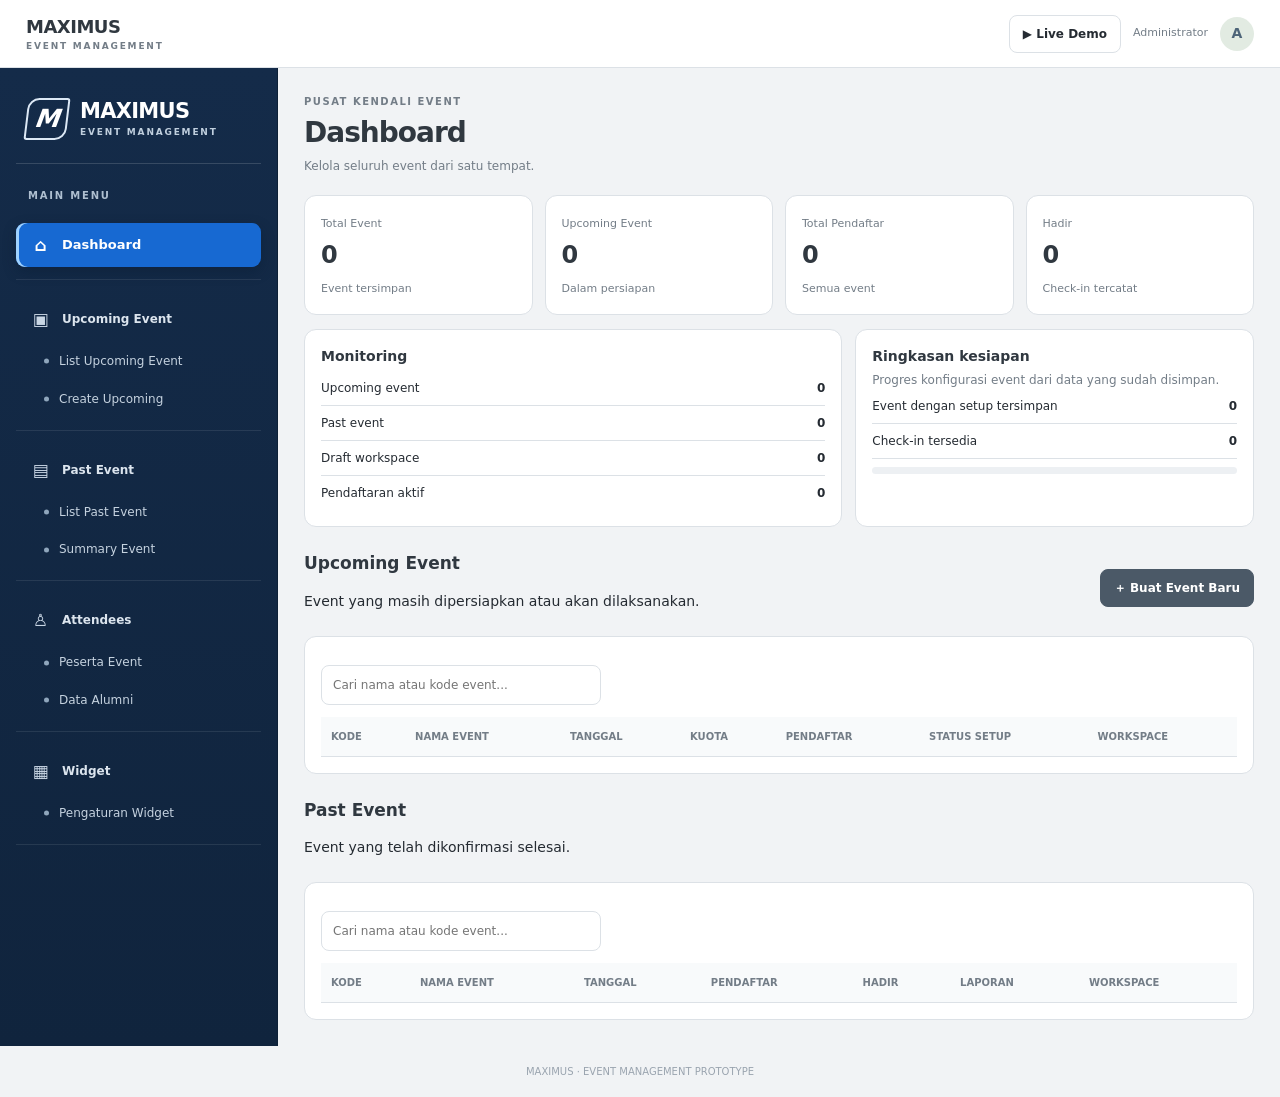
<file: experiments/event-management/index.html>
<!doctype html>
<html lang="id"><head><meta charset="utf-8"><meta name="viewport" content="width=device-width,initial-scale=1"><meta name="theme-color" content="#142b49"><title>Maximus · Event Management</title>
<style>
:root{--navy:#142b49;--navy2:#203d5e;--sage:#557f5d;--sagebg:#edf3ec;--bg:#f4f6f8;--card:#fff;--line:#e2e7ed;--ink:#1e2b3b;--muted:#718096;--amber:#fff2d9;--red:#fae8e8;--blue:#eaf0f8}*{box-sizing:border-box}body{margin:0;background:var(--bg);color:var(--ink);font:14px/1.5 Inter,system-ui,Arial}button,input,select,textarea{font:inherit}.app{min-height:100vh}.top{height:68px;background:#fff;border-bottom:1px solid var(--line);display:flex;align-items:center;justify-content:space-between;padding:0 26px;position:sticky;top:0;z-index:4}.brand{font-weight:900;font-size:18px;color:var(--navy);letter-spacing:-.5px}.brand small{display:block;font-size:9px;letter-spacing:1.8px;color:var(--muted)}.topright{display:flex;gap:12px;align-items:center}.avatar{width:34px;height:34px;border-radius:50%;background:#e2ebe2;color:var(--sage);display:grid;place-items:center;font-weight:800}.role,.muted{color:var(--muted);font-size:11px}.mainlayout{display:grid;grid-template-columns:230px minmax(0,1fr);max-width:1600px;margin:auto;min-height:calc(100vh - 68px)}.mainside{background:var(--navy);color:#fff;padding:20px 13px}.mainside .sidehead{font-size:10px;letter-spacing:1.5px;color:#aebfd0;font-weight:800;padding:5px 10px 16px}.mainside .navgroup{margin:10px 0}.mainside .navitem{display:flex;gap:9px;align-items:center;width:100%;border:0;background:none;color:#dce5ee;text-align:left;padding:10px;border-radius:7px;font-size:12px;cursor:pointer}.mainside .navitem.active{background:#ffffff18;color:#fff;font-weight:800}.mainside .navlabel{font-size:9px;letter-spacing:1.3px;color:#9fb2c5;font-weight:800;padding:8px 10px}.mainside .navchild{display:block;width:100%;border:0;background:none;color:#b9c8d6;text-align:left;padding:7px 8px 7px 31px;font-size:11px;cursor:pointer}.mainside .navchild:hover,.side .navchild:hover{color:#fff;background:#ffffff12;border-radius:6px}.maincontent{min-width:0}.shell{max-width:none;margin:auto;padding:26px}.eyebrow{font-size:10px;letter-spacing:1.5px;text-transform:uppercase;color:var(--muted);font-weight:800}.title{font-size:28px;letter-spacing:-1px;color:var(--navy);margin:3px 0}.sub{color:var(--muted);font-size:12px}.btn{border:1px solid var(--line);background:#fff;color:var(--ink);padding:9px 13px;border-radius:8px;font-weight:750;font-size:12px;cursor:pointer}.btn.primary{background:var(--sage);border-color:var(--sage);color:#fff}.btn.navy{background:var(--navy);border-color:var(--navy);color:#fff}.btn:disabled{opacity:.45;cursor:not-allowed}.grid4{display:grid;grid-template-columns:repeat(4,minmax(0,1fr));gap:12px;margin:20px 0 14px}.card,.panel{background:var(--card);border:1px solid var(--line);border-radius:12px;padding:16px;min-width:0}.metric label{font-size:11px;color:var(--muted)}.metric strong{display:block;color:var(--navy);font-size:24px;margin:4px 0}.monitor{display:grid;grid-template-columns:1.35fr 1fr;gap:13px}.panel h3{font-size:14px;color:var(--navy);margin:0 0 4px}.minirow{display:flex;justify-content:space-between;padding:8px 0;border-bottom:1px solid var(--line);font-size:12px}.minirow:last-child{border:0}.sectionhead{display:flex;align-items:center;justify-content:space-between;gap:12px;margin:24px 0 10px}.sectionhead h2{font-size:17px;color:var(--navy);margin:0}.toolbar{display:flex;gap:8px;align-items:center;flex-wrap:wrap;margin:12px 0}.field,select,textarea{border:1px solid var(--line);background:white;border-radius:8px;padding:10px 11px;font-size:12px;color:var(--ink);width:100%;min-width:0}.search{max-width:280px}.tablewrap{overflow:auto}table{border-collapse:collapse;width:100%;white-space:nowrap;font-size:11px}th,td{text-align:left;padding:12px 10px;border-bottom:1px solid var(--line)}th{font-size:10px;color:var(--muted);text-transform:uppercase;background:#f8fafb}.badge{display:inline-block;border-radius:30px;padding:4px 8px;background:var(--sagebg);color:#426a49;font-size:10px;font-weight:800}.badge.amber{background:var(--amber);color:#8a641e}.badge.blue{background:var(--blue);color:#3d5c86}.badge.red{background:var(--red);color:#984848}.link{border:0;background:none;color:var(--sage);font-weight:800;cursor:pointer;font-size:11px}.switch{display:flex;background:#edf0f3;padding:4px;border-radius:8px;gap:4px}.switch button{border:0;background:none;border-radius:6px;padding:7px 11px;color:var(--muted);font-weight:750;font-size:11px}.switch button.active{background:#fff;color:var(--navy)}.hidden{display:none!important}.empty{text-align:center;color:var(--muted);padding:25px}.bar{height:7px;border-radius:10px;background:#edf0f3;overflow:hidden;margin-top:8px}.bar span{display:block;height:100%;background:var(--sage)}.workspace{display:grid;grid-template-columns:238px minmax(0,1fr);min-height:calc(100vh - 68px)}.side{background:var(--navy);color:#fff;padding:20px 13px}.sidehead{font-size:10px;letter-spacing:1.5px;color:#aebfd0;font-weight:800;padding:5px 10px 14px}.sideevent{padding:10px;border-radius:8px;background:#ffffff12;margin-bottom:17px}.sideevent b{display:block;font-size:12px}.sideevent small{font-size:10px;color:#c5d2df}.navgroup{margin:12px 0}.navlabel{font-size:9px;letter-spacing:1.3px;color:#9fb2c5;font-weight:800;padding:8px 10px}.navitem{display:flex;gap:9px;align-items:center;width:100%;border:0;background:none;color:#dce5ee;text-align:left;padding:10px;border-radius:7px;font-size:12px;cursor:pointer}.navitem.active{background:#ffffff18;color:#fff;font-weight:800}.navitem .n{font-size:10px;color:#a8c3aa}.navsub{display:block;color:#b9c8d6;font-size:10px;padding:6px 10px 6px 37px}.side .navchild{display:block;width:100%;border:0;background:none;color:#bdcbd8;text-align:left;padding:7px 8px 7px 35px;font-size:11px;cursor:pointer}.side .navchild.active{color:#fff;background:#ffffff16;border-radius:6px}.side .navgroup{margin:10px 0 16px}.side .navitem{margin-top:3px}.wscontent{padding:25px;min-width:0}.wshead{display:flex;justify-content:space-between;gap:14px;align-items:flex-start;flex-wrap:wrap;margin-bottom:18px}.wshead h1{font-size:23px;color:var(--navy);margin:3px 0}.contentgrid{display:grid;grid-template-columns:minmax(0,1.5fr) minmax(230px,.75fr);gap:13px}.formgrid{display:grid;grid-template-columns:repeat(2,minmax(0,1fr));gap:12px}.formfield label,.fieldlabel{display:block;font-size:11px;font-weight:750;margin:0 0 5px}.formfield.full{grid-column:1/-1}.hint{font-size:10px;color:var(--muted);margin-top:4px}.divider{border:0;border-top:1px solid var(--line);margin:16px 0}.actions{display:flex;justify-content:space-between;align-items:center;gap:8px;flex-wrap:wrap;margin-top:16px}.tabs{display:flex;gap:6px;flex-wrap:wrap;margin:0 0 14px}.tab{border:1px solid var(--line);background:#fff;padding:8px 11px;border-radius:7px;font-size:11px;font-weight:750;color:var(--muted);cursor:pointer}.tab.active{background:var(--navy);color:white;border-color:var(--navy)}.checkrow{display:flex;align-items:center;gap:9px;padding:10px 0;border-bottom:1px solid var(--line);font-size:12px}.checkrow input{accent-color:var(--sage)}.builderrow{display:grid;grid-template-columns:1fr 120px 80px auto;gap:8px;align-items:center;padding:8px 0;border-bottom:1px solid var(--line)}.builderrow input,.builderrow select{padding:8px;font-size:11px}.preview{border:1px dashed #cbd5df;border-radius:10px;padding:16px;background:#fbfcfd}.preview h3{font-size:17px}.preview .field{margin:5px 0 10px}.stepnote{background:var(--sagebg);color:#42634a;padding:12px;border-radius:8px;font-size:11px;margin:12px 0}.notice{background:var(--amber);color:#785a20;padding:12px;border-radius:8px;font-size:11px;margin:12px 0}.modalbg{position:fixed;inset:0;background:#101c2bb3;display:grid;place-items:center;padding:16px;z-index:8}.modal{background:white;border-radius:13px;padding:20px;width:min(520px,100%);max-height:90vh;overflow:auto}.modal h3{margin:0 0 5px;color:var(--navy)}.modal label{display:block;font-size:11px;font-weight:750;margin:10px 0 5px}.modalactions{display:flex;justify-content:flex-end;gap:8px;margin-top:16px}.photo{width:88px;height:88px;border-radius:10px;object-fit:cover;background:#edf0f3;border:1px solid var(--line)}.result{display:grid;grid-template-columns:100px 1fr;gap:15px;align-items:center}.result strong{display:block;font-size:18px;color:var(--navy)}.scanbox{background:#101c2b;color:white;border-radius:12px;padding:22px;text-align:center}.scanbox video{width:min(100%,400px);border-radius:10px;background:#000;min-height:180px;object-fit:cover}.footer{text-align:center;color:#9aa4af;font-size:10px;padding:18px}.pill{font-size:10px;color:var(--muted)}@media(max-width:850px){.workspace{grid-template-columns:175px minmax(0,1fr)}.wscontent{min-width:0;max-width:100%;padding:16px}.formgrid{grid-template-columns:1fr}.mainlayout{grid-template-columns:190px minmax(0,1fr)}.shell{padding:17px}.grid4{grid-template-columns:repeat(2,1fr)}.workspace{grid-template-columns:190px minmax(0,1fr)}.contentgrid{grid-template-columns:1fr}}@media(max-width:620px){.mainlayout{display:block}.mainside{display:flex;overflow:auto;gap:6px;padding:8px;position:sticky;top:68px;z-index:3}.mainside .sidehead,.mainside .navlabel{display:none}.mainside .navgroup{display:flex;gap:4px;margin:0;align-items:center}.mainside .navitem,.mainside .navchild{white-space:nowrap;width:auto;padding:9px;font-size:10px}.mainside .navchild{display:none}.top{padding:0 14px}.shell{padding:13px}.monitor{grid-template-columns:1fr}.workspace{display:block}.side{padding:10px;position:sticky;top:68px;z-index:3;display:flex;overflow:auto;gap:5px;align-items:center}.sidehead,.sideevent,.navlabel,.navsub{display:none}.navgroup{display:flex;margin:0;gap:4px}.navitem{white-space:nowrap;padding:9px;font-size:11px}.wscontent{padding:15px}.formgrid{grid-template-columns:1fr}.formfield.full{grid-column:auto}.builderrow{grid-template-columns:1fr 90px 65px auto}.sectionhead{align-items:flex-start;flex-direction:column}.search{max-width:none}.role{display:none}}

/* Workspace visual refinement */
.workspace{grid-template-columns:260px minmax(0,1fr);min-height:100vh;align-items:stretch}
.workspace.hidden{display:none!important}
.workspace .side{padding:0 14px 28px;background:#142b49;min-height:100vh;overflow-y:auto}
.sidebrand{height:82px;padding:17px 14px 13px;color:#fff;font-size:22px;font-weight:900;letter-spacing:-.7px;border-bottom:1px solid #ffffff20}
.sidebrand small{display:block;font-size:9px;letter-spacing:2px;color:#b7c8d9;margin-top:1px}
.sidehead{padding:23px 12px 10px;color:#a9bed3;font-size:10px;letter-spacing:1.7px}
.sideevent{margin:0 0 12px;padding:12px 13px;background:#203d5e;border:1px solid #355575;border-radius:10px}
.sideevent span{display:block;color:#c3d2e1;font-size:9px;font-weight:800;letter-spacing:1.5px;margin-bottom:3px}
.sideevent b{font-size:15px;color:#fff}.sideevent small{display:block;color:#c2d0df;margin-top:3px;font-size:10px}
.live-nav{width:100%;text-align:left;padding:10px 13px;margin:2px 0 12px;border:1px solid #3e5d7e;border-radius:8px;background:#203d5e;color:#fff;font-weight:750;font-size:12px;cursor:pointer}
.workspace .navgroup{margin:12px 0 16px}
.workspace .navlabel{padding:9px 12px 6px;color:#9eb5cb;font-size:9px;letter-spacing:1.5px}
.workspace .navchild{position:relative;display:flex;align-items:center;width:100%;padding:10px 12px 10px 17px;margin:2px 0;border:0;border-radius:7px;background:transparent;color:#c7d4e1;text-align:left;font-size:12px;cursor:pointer}
.workspace .navchild:before{content:"";width:5px;height:5px;border-radius:50%;background:#708ba6;margin-right:11px;flex:none}
.workspace .navchild:hover{background:#203d5e;color:#fff}
.workspace .navchild.active{background:#f4dce4;color:#18304d;font-weight:800;box-shadow:inset 3px 0 #c66b87}
.workspace .navchild.active:before{background:#b34f70}
.wscontent{padding:0;min-width:0;background:#f5f6f8}
.ws-topbar{min-height:76px;background:#f3dfe6;border-bottom:1px solid #e8cbd5;display:flex;justify-content:flex-end;align-items:center;gap:12px;padding:13px 28px}
.ws-topbar>div:first-child{display:none}
.ws-top-actions{display:flex;gap:8px;flex-wrap:wrap}
.wshead{padding:27px 30px 10px;margin:0}
.wshead h1{font-size:28px;line-height:1.2;margin:5px 0;color:#172f4d}
.event-heading{display:flex;align-items:center;gap:8px}
.wscontent>.page{padding:12px 30px 30px;max-width:1100px}
.wscontent .panel{box-shadow:0 3px 14px #1c35500a}
.widget-config-grid{display:grid;grid-template-columns:repeat(3,minmax(0,1fr));gap:14px;margin-top:18px}
.widget-config-grid .formfield{min-width:0}
body.workspace-mode>.app>.top{display:none}
body.workspace-mode #workspaceView{min-height:100vh}
#widgetPage{min-height:calc(100vh - 68px)}
@media(max-width:900px){.workspace{grid-template-columns:225px minmax(0,1fr)}.wshead{padding:22px 20px 8px}.wscontent>.page{padding:10px 20px 24px}.ws-topbar{padding:12px 20px}.widget-config-grid{grid-template-columns:1fr}}
@media(max-width:700px){.workspace{grid-template-columns:205px minmax(0,1fr)}.workspace .side{padding-left:10px;padding-right:10px}.wscontent{min-width:0}.ws-topbar{justify-content:flex-end;min-height:64px;padding:10px}.ws-top-actions .btn{padding:8px 9px;font-size:10px}.wshead{padding:18px 14px 7px}.wscontent>.page{padding:8px 14px 22px}.wshead h1{font-size:23px}.widget-config-grid{grid-template-columns:1fr}}
@media(max-width:520px){.workspace{display:block}.workspace .side{min-height:auto;max-height:42vh;overflow:auto}.sidebrand{height:65px;padding:12px}.sidehead{padding:12px}.workspace .navgroup{margin:8px 0}.workspace .navchild{padding:8px 10px}.wscontent>.page{padding:8px 12px 20px}}

/* MAXIMUS neutral grey system theme + blue active navigation */
:root{--navy:#343a40;--navy2:#454d55;--sage:#4d6478;--sagebg:#edf1f5;--bg:#f1f3f5;--card:#fff;--line:#dce1e6;--ink:#252b32;--muted:#737d87;--blue:#1769d2}
body{background:#f1f3f5;color:#252b32}
.top{background:#fff;border-bottom:1px solid #dce1e6}
.brand,.title,.metric strong,.panel h3,.sectionhead h2{color:#303840}
.btn.primary{background:#4b5967;border-color:#4b5967}
.btn.navy{background:#343a40;border-color:#343a40}
.mainside{background:#343a40}
.mainside .navitem.active{background:#1769d2;color:#fff;box-shadow:inset 3px 0 #9cc7ff}
.workspace{background:#f1f3f5;grid-template-columns:260px minmax(0,1fr)}
.workspace .side{background:#343a40}
.sidebrand{border-bottom:1px solid #ffffff20;color:#fff}
.sidehead,.workspace .navlabel{color:#c0c7ce}
.sideevent{padding:10px 0 12px;margin:0 8px 8px;background:transparent;border:0;border-bottom:1px solid #66717b;border-radius:0}
.sideevent span{color:#c0c7ce}
.sideevent b{font-size:14px;font-weight:650;color:#fff}
.sideevent small{color:#c0c7ce}
.live-nav{width:auto;display:block;margin:2px 0 15px;padding:8px 10px;background:transparent;border:0;border-radius:6px;color:#e4e8ec;font-size:12px;font-weight:600}
.live-nav:hover{background:#ffffff12}
.workspace .navchild{color:#d1d6db;padding:9px 12px 9px 14px}
.workspace .navchild:before{width:4px;height:4px;background:#a8b0b8;margin-right:10px}
.workspace .navchild:hover{background:#ffffff12;color:#fff}
.workspace .navchild.active{background:#1769d2;color:#fff;font-weight:750;box-shadow:inset 3px 0 #a9d0ff}
.workspace .navchild.active:before{background:#fff}
.wscontent{background:#f1f3f5}
.ws-topbar{background:#e6e9ec;border-bottom:1px solid #d4d9de}
.ws-topbar .btn.primary{background:#1769d2;border-color:#1769d2}
.wshead h1{color:#303840}
.widget-config-grid{display:grid;grid-template-columns:repeat(3,minmax(0,1fr));gap:14px;margin-top:18px}
#widgetPage{padding:28px;min-height:calc(100vh - 68px);background:#f1f3f5}
#widgetPage .wshead{padding:0 0 18px;border-bottom:1px solid #dce1e6;margin-bottom:18px}
#widgetPage .panel{box-shadow:0 2px 8px #2634420a}
#widgetPagePreview .preview{background:#fff;border:1px solid #dce1e6;min-height:105px}
#widgetPage .field:focus,.wscontent .field:focus{outline:2px solid #1769d233;border-color:#1769d2}
@media(max-width:700px){.workspace{grid-template-columns:205px minmax(0,1fr)}.widget-config-grid{grid-template-columns:1fr}#widgetPage{padding:16px}}

/* Unified MAXIMUS sidebar design */
:root{--mx-sidebar:#142b49;--mx-sidebar-deep:#10243d;--mx-blue:#1769d2;--mx-line:rgba(255,255,255,.15)}
.mainlayout{grid-template-columns:278px minmax(0,1fr);min-height:calc(100vh - 68px)}
.mainside,.workspace .side{background:linear-gradient(180deg,#142b49 0%,#10243d 100%);color:#f4f7fb;padding:18px 16px 30px;min-height:calc(100vh - 68px);border-right:1px solid #0d2036}
.system-brand,.sidebrand{display:flex;align-items:center;gap:12px;height:78px;padding:5px 10px 17px;margin:0 0 17px;border-bottom:1px solid var(--mx-line);color:#fff}
.brand-mark{width:42px;height:42px;display:grid;place-items:center;border:2px solid #dce8f5;border-radius:11px 3px 11px 3px;font-size:25px;font-weight:900;font-style:italic;transform:skew(-7deg);color:#fff}
.brand-word{font-size:21px;line-height:1;font-weight:900;letter-spacing:-.7px;color:#fff}
.brand-word small{display:block;font-size:9px;letter-spacing:1.8px;font-weight:700;color:#c0cfde;margin-top:6px}
.mainside .sidehead,.workspace .sidehead{font-size:10px;letter-spacing:1.8px;color:#aebfd0;font-weight:800;padding:7px 12px 12px}
.mainside .navgroup{margin:8px 0 17px;padding-bottom:12px;border-bottom:1px solid #ffffff17}
.mainside .navgroup:last-child{border:0}
.mainside .navlabel{font-size:9px;letter-spacing:1.6px;color:#9fb4c9;font-weight:800;padding:9px 12px 7px}
.mainside .navitem{display:flex;align-items:center;gap:12px;width:100%;border:0;background:transparent;color:#dbe5ef;text-align:left;padding:12px 13px;border-radius:9px;font-size:13px;font-weight:600;cursor:pointer}
.mainside .navitem:hover,.mainside .navchild:hover{background:#ffffff12;color:#fff}
.mainside .navitem.active{background:var(--mx-blue);color:#fff;font-weight:800;box-shadow:inset 3px 0 #9fd2ff,0 5px 14px #07182c55}
.mainside .navchild{display:block;width:calc(100% - 14px);margin:3px 0 3px 14px;padding:9px 12px 9px 17px;border:0;border-radius:7px;background:transparent;color:#bdccda;text-align:left;font-size:11px;cursor:pointer}
.mainside .navchild:before{content:"";display:inline-block;width:5px;height:5px;border-radius:50%;background:#7892aa;margin:0 11px 1px 0}
.mainside .navchild.active{background:#1769d2;color:white;font-weight:750}
.mainside .navchild.active:before{background:#fff}
.workspace{grid-template-columns:278px minmax(0,1fr);min-height:100vh}
.workspace .side{padding:18px 16px 30px;min-height:100vh;overflow-y:auto}
.workspace .sidebrand{height:78px;padding:5px 10px 17px;margin-bottom:17px}
.workspace .sidehead{padding:7px 12px 12px}
.sideevent{margin:0 0 8px;padding:11px 12px;background:#ffffff0b;border:1px solid #ffffff20;border-radius:9px}
.sideevent span{font-size:10px;letter-spacing:.3px;color:#c2d0de}
.sideevent b{font-size:15px;color:#fff;font-weight:750}
.sideevent small{font-size:10px;color:#b9c8d8}
.live-nav{width:100%;text-align:left;padding:12px 13px;margin:3px 0 15px;border:0;border-radius:8px;background:transparent;color:#e6edf5;font-weight:700;font-size:13px;cursor:pointer}
.live-nav:hover{background:#ffffff12}
.workspace .navgroup{margin:8px 0 16px;padding-bottom:12px;border-bottom:1px solid #ffffff17}
.workspace .navgroup:last-child{border:0}
.workspace .navlabel{padding:9px 12px 7px;color:#9fb4c9;font-size:9px;letter-spacing:1.6px}
.workspace .navchild{display:flex;align-items:center;width:100%;padding:11px 12px;margin:3px 0;border:0;border-radius:8px;background:transparent;color:#d4deea;text-align:left;font-size:12px;cursor:pointer}
.workspace .navchild:before{content:"";width:6px;height:6px;border:1.5px solid #9bb0c5;border-radius:2px;margin-right:12px;flex:none}
.workspace .navchild:hover{background:#ffffff12;color:#fff}
.workspace .navchild.active{background:var(--mx-blue);color:#fff;font-weight:800;box-shadow:inset 3px 0 #9fd2ff,0 4px 12px #07182c55}
.workspace .navchild.active:before{background:#fff;border-color:#fff}
.wscontent{padding:0;min-width:0;background:#f1f3f5}
.ws-topbar{min-height:72px;background:#fff;border-bottom:1px solid #dce1e6;display:flex;align-items:center;justify-content:space-between;padding:12px 28px;gap:12px}
.ws-top-title{display:flex;align-items:center;gap:15px;color:#252b32;font-size:16px}
.menu-toggle{border:0;background:transparent;color:#303840;font-size:24px;padding:4px 7px;cursor:pointer}
.ws-top-actions{display:flex;align-items:center;gap:9px;flex-wrap:wrap}
.ws-top-actions .btn.primary{background:#4b5967;border-color:#4b5967}
.wshead{padding:25px 30px 10px;margin:0}
.wscontent>.page{padding:12px 30px 30px;max-width:1100px}
body.workspace-mode>.app>.top{display:none}
@media(max-width:850px){.mainlayout{grid-template-columns:240px minmax(0,1fr)}.workspace{grid-template-columns:240px minmax(0,1fr)}}
@media(max-width:620px){
 .mainlayout{display:grid;grid-template-columns:1fr}
 .mainside{min-height:auto;display:block;padding:10px 12px;position:relative;top:auto;overflow:visible}
 .system-brand{height:58px;margin:0 0 8px;padding:3px 8px 9px}.brand-mark{width:34px;height:34px;font-size:20px}.brand-word{font-size:17px}
 .mainside .sidehead{padding:5px 9px}
 .mainside .navgroup{display:block;margin:4px 0 8px;padding-bottom:6px}
 .mainside .navitem{padding:9px 11px;font-size:12px}
 .mainside .navchild{display:block;margin-left:12px}
 .workspace{display:grid;grid-template-columns:1fr}
 .workspace .side{min-height:auto;max-height:none;position:relative;top:auto;display:block;overflow:visible;padding:10px 12px}
 .workspace .sidebrand{height:58px;margin:0 0 8px;padding:3px 8px 9px}
 .workspace .sidehead{padding:5px 9px}
 .workspace .navgroup{display:block;margin:4px 0 8px;padding-bottom:6px}
 .workspace .navchild{padding:9px 11px;font-size:12px}
 .sideevent{margin:0 4px 7px;padding:8px 10px}
 .live-nav{margin:0 0 6px;padding:9px 10px}
 .ws-topbar{padding:10px 12px;min-height:60px}
 .ws-top-title{font-size:13px;gap:7px}
 .ws-top-actions .btn{font-size:10px;padding:8px}
 .wshead{padding:18px 14px 8px}
 .wscontent>.page{padding:8px 14px 22px}
}

/* Sidebar hierarchy: icon parents, indented bullet children */
.mainside .navitem{position:relative;gap:0;padding-left:46px;min-height:44px}
.mainside .navitem:before{position:absolute;left:15px;top:50%;transform:translateY(-50%);width:19px;height:19px;display:grid;place-items:center;font-size:17px;line-height:1;color:#c9d6e4;font-weight:700}
.mainside .navitem.active:before{color:#fff}
.mainside .navitem[data-mainnav="dashboard"]:before{content:"⌂"}
.mainside .navitem[data-mainnav="upcoming"]:before{content:"▣";font-size:15px}
.mainside .navitem[data-mainnav="past"]:before{content:"▤";font-size:17px}
.mainside .navitem[data-mainnav="attendees"]:before{content:"♙";font-size:19px}
.mainside .navitem[data-mainnav="widget"]:before{content:"▦";font-size:18px}
.mainside .navchild{position:relative;width:calc(100% - 18px);margin:3px 0 3px 18px;padding:9px 10px 9px 25px;border-radius:7px;color:#c5d2df;font-size:12px;line-height:1.4}
.mainside .navchild:before{content:"";position:absolute;left:10px;top:50%;transform:translateY(-50%);width:5px;height:5px;border-radius:50%;background:#8fa6bc}
.mainside .navchild.active{background:#1769d2;color:#fff;font-weight:750}
.mainside .navchild.active:before{background:#fff}
.workspace .navlabel{display:flex;align-items:center;gap:10px;padding:10px 12px 8px}
.workspace .navlabel:before{width:17px;height:17px;display:inline-grid;place-items:center;color:#d1deea;font-size:15px;line-height:1}
.workspace .navgroup:nth-of-type(1) .navlabel:before{content:"▣"}
.workspace .navgroup:nth-of-type(2) .navlabel:before{content:"▤"}
.workspace .navgroup:nth-of-type(3) .navlabel:before{content:"⌁"}
.workspace .navchild{position:relative;padding:10px 12px 10px 42px;margin:2px 0;border-radius:7px}
.workspace .navchild:before{content:"";position:absolute;left:25px;top:50%;transform:translateY(-50%);width:5px;height:5px;border:0;border-radius:50%;background:#9aafc3;margin:0}
.workspace .navchild.active:before{background:#fff}
@media(max-width:620px){.mainside .navitem{padding-left:42px}.mainside .navchild{width:calc(100% - 12px);margin-left:12px;padding-left:24px}.workspace .navchild{padding-left:38px}.workspace .navchild:before{left:22px}}
/* System navigation refinement */
.mainside .navparent{position:relative;display:flex;align-items:center;min-height:44px;padding:10px 12px 10px 46px;color:#dce5ee;font-size:12px;font-weight:750;cursor:default;user-select:none}
.mainside .navparent:before{position:absolute;left:15px;top:50%;transform:translateY(-50%);width:19px;height:19px;display:grid;place-items:center;font-size:17px;line-height:1;color:#c9d6e4}
.mainside .navparent[data-navparent="upcoming"]:before{content:"▣"}.mainside .navparent[data-navparent="past"]:before{content:"▤"}.mainside .navparent[data-navparent="attendees"]:before{content:"♙"}.mainside .navparent[data-navparent="widget"]:before{content:"▦"}
.mainside .navgroup:has(.navparent){padding-bottom:10px;border-bottom:1px solid #ffffff17}
.system-return{margin-top:18px;background:#10243d;border-color:#47627e}
.widget-page-heading{display:flex;align-items:center;justify-content:space-between;margin:0 0 18px}
.widget-preview-panel{margin-top:16px}.preview-heading{display:flex;align-items:flex-start;justify-content:space-between;gap:12px;margin-bottom:12px}.preview-heading h3{margin:0}
.widget-live-card{background:#fff;border:1px solid var(--line);border-radius:12px;padding:18px;min-height:150px}.widget-live-card .widget-icon{width:34px;height:34px;border-radius:9px;background:#edf3ec;color:#557f5d;display:grid;place-items:center;font-weight:900;margin-bottom:12px}.widget-live-card h4{font-size:14px;color:var(--navy);margin:0 0 5px}.widget-live-card p{font-size:11px;color:var(--muted);margin:0 0 12px}.widget-live-card strong{font-size:23px;color:var(--navy)}.widget-live-card .btn{margin-top:10px}
@media(max-width:850px){.widget-config-grid{grid-template-columns:1fr}}@media(max-width:620px){.mainside .navparent{white-space:nowrap;padding:9px 10px 9px 36px}.mainside .navparent:before{left:10px}.mainside .navgroup:has(.navparent){display:block;min-width:100%}.mainside .navchild{display:block;width:100%;white-space:normal}.workspace .side .system-return{white-space:nowrap}}
</style></head>
<body><div class="app">
<header class="top"><div class="brand">MAXIMUS <small>EVENT MANAGEMENT</small></div><div class="topright"><button class="btn" data-live-demo>▶ Live Demo</button><span class="role">Administrator</span><div class="avatar">A</div></div></header>
<div class="mainlayout" id="mainLayout"><aside class="mainside"><div class="system-brand"><div class="brand-mark">M</div><div class="brand-word">MAXIMUS<small>EVENT MANAGEMENT</small></div></div><div class="sidehead">MAIN MENU</div><div class="navgroup"><button class="navitem active" data-mainnav="dashboard">Dashboard</button></div><div class="navgroup"><div class="navparent" data-navparent="upcoming">Upcoming Event</div><button class="navchild" data-mainaction="upcoming">List Upcoming Event</button><button class="navchild" data-mainaction="create">Create Upcoming</button></div><div class="navgroup"><div class="navparent" data-navparent="past">Past Event</div><button class="navchild" data-mainaction="past">List Past Event</button><button class="navchild" data-mainaction="summary">Summary Event</button></div><div class="navgroup"><div class="navparent" data-navparent="attendees">Attendees</div><button class="navchild" data-mainaction="attendees">Peserta Event</button><button class="navchild" data-mainaction="alumni">Data Alumni</button></div><div class="navgroup"><div class="navparent" data-navparent="widget">Widget</div><button class="navchild" data-mainaction="widget">Pengaturan Widget</button></div></aside><div class="maincontent"><main id="mainView" class="shell">
<div class="eyebrow">Pusat kendali event</div><h1 class="title">Dashboard</h1><div class="sub">Kelola seluruh event dari satu tempat.</div>
<div class="grid4"><div class="card metric"><label>Total Event</label><strong id="mTotal">0</strong><span class="muted">Event tersimpan</span></div><div class="card metric"><label>Upcoming Event</label><strong id="mUpcoming">0</strong><span class="muted">Dalam persiapan</span></div><div class="card metric"><label>Total Pendaftar</label><strong id="mPeople">0</strong><span class="muted">Semua event</span></div><div class="card metric"><label>Hadir</label><strong id="mPresent">0</strong><span class="muted">Check-in tercatat</span></div></div>
<div class="monitor"><div class="panel"><h3>Monitoring</h3><div class="minirow"><span>Upcoming event</span><b id="monUp">0</b></div><div class="minirow"><span>Past event</span><b id="monPast">0</b></div><div class="minirow"><span>Draft workspace</span><b id="monDraft">0</b></div><div class="minirow"><span>Pendaftaran aktif</span><b id="monReg">0</b></div></div><div class="panel"><h3>Ringkasan kesiapan</h3><div class="sub">Progres konfigurasi event dari data yang sudah disimpan.</div><div class="minirow"><span>Event dengan setup tersimpan</span><b id="monSetup">0</b></div><div class="minirow"><span>Check-in tersedia</span><b id="monCheck">0</b></div><div class="bar"><span id="monBar" style="width:0%"></span></div></div></div>
<div class="sectionhead"><div><h2>Upcoming Event</h2><p>Event yang masih dipersiapkan atau akan dilaksanakan.</p></div><button class="btn primary" id="newEvent">＋ Buat Event Baru</button></div>
<div class="panel"><div class="toolbar"><input id="searchUp" class="field search" placeholder="Cari nama atau kode event..."></div><div class="tablewrap"><table><thead><tr><th>Kode</th><th>Nama Event</th><th>Tanggal</th><th>Kuota</th><th>Pendaftar</th><th>Status Setup</th><th>Workspace</th></tr></thead><tbody id="upRows"></tbody></table></div></div>
<div class="sectionhead"><div><h2>Past Event</h2><p>Event yang telah dikonfirmasi selesai.</p></div></div>
<div class="panel"><div class="toolbar"><input id="searchPast" class="field search" placeholder="Cari nama atau kode event..."></div><div class="tablewrap"><table><thead><tr><th>Kode</th><th>Nama Event</th><th>Tanggal</th><th>Pendaftar</th><th>Hadir</th><th>Laporan</th><th>Workspace</th></tr></thead><tbody id="pastRows"></tbody></table></div></div>
<div id="widgetPage" class="shell hidden"><div class="widget-page-heading"><div><div class="eyebrow">SYSTEM CONFIGURATION</div><h1 class="title">Pengaturan Widget</h1><div class="sub">Atur konten yang akan ditampilkan pada halaman Live Demo.</div></div></div><div class="panel"><h3>Pengaturan Tampilan Widget</h3><p class="sub">Pilih jenis konten untuk setiap posisi. Susunan ini menentukan modul yang tampil pada halaman publik.</p><div class="widget-config-grid"><div class="formfield"><label>Grid 1</label><select class="field widget-select" id="widget1"></select></div><div class="formfield"><label>Grid 2</label><select class="field widget-select" id="widget2"></select></div><div class="formfield"><label>Grid 3</label><select class="field widget-select" id="widget3"></select></div></div><div class="actions"><span class="hint">Pilihan: Number, Report, Jadwal, Kartu Event, Kartu Pendaftar.</span><button class="btn primary" id="saveWidgets">Simpan Susunan</button></div></div><div class="panel widget-preview-panel"><div class="preview-heading"><div><h3>Live Preview</h3><p class="sub">Pratinjau susunan konten berdasarkan pilihan di atas.</p></div><span class="badge">Preview</span></div><div id="widgetPagePreview" class="widget-config-grid"></div></div></div></main></div></div>
<main id="workspaceView" class="workspace hidden">
<aside class="side"><div class="sidebrand"><div class="brand-mark">M</div><div class="brand-word">MAXIMUS<small>EVENT MANAGEMENT</small></div></div><div class="sidehead">EVENT WORKSPACE</div><div class="sideevent"><span>EVENT:</span><b id="sideName">Event Workspace</b><small id="sideCode">Draft</small></div><button class="live-nav" data-live-demo>▶ &nbsp; Live Demo</button><button class="live-nav system-return" id="backSystem">⌂ &nbsp; Dashboard System</button><div class="navgroup"><div class="navlabel">EVENT SETUP</div><button class="navchild active" data-sub="details">Data Event</button><button class="navchild" data-sub="speakers">Pembicara</button><button class="navchild" data-sub="tickets">Setting Paket</button><button class="navchild" data-sub="payment">Setting Payment</button><button class="navchild" data-sub="promo">Setting Promo</button><button class="navchild" data-sub="design">Desain Ticket</button></div><div class="navgroup"><div class="navlabel">SETTING PENDAFTARAN</div><button class="navchild" data-reg="landing">Halaman Pendaftaran</button><button class="navchild" data-reg="form">Form Pendaftaran</button><button class="navchild" data-reg="payment">Halaman Payment</button><button class="navchild" data-reg="confirmation">Halaman Konfirmasi</button><button class="navchild" data-reg="thankyou">Halaman Thank You</button></div><div class="navgroup"><div class="navlabel">CHECK-IN</div><button class="navchild" data-checkin="qr">QR Code Peserta</button></div></aside>
<section class="wscontent"><header class="ws-topbar"><div class="ws-top-title"><button class="menu-toggle" type="button" aria-label="Toggle sidebar">☰</button><b>Ruang Kerja Event</b></div><div class="ws-top-actions"><button class="btn" id="saveDraft">Simpan Draft</button><button class="btn primary" id="submitEvent">Submit Event</button></div></header>
<div id="pageSetup" class="page">
<div class="panel setupSub" data-panel="details"><h3>Informasi Event</h3><p class="sub">Informasi dasar yang akan digunakan pada halaman publikasi dan pendaftaran.</p><div class="formgrid"><div class="formfield full"><label>Nama event</label><input class="field" id="evName" placeholder="Nama acara"></div><div class="formfield full"><label>Deskripsi / tujuan acara</label><textarea class="field" id="evDesc" rows="3" placeholder="Jelaskan tujuan dan gambaran acara"></textarea></div><div class="formfield"><label>Tanggal & waktu</label><input class="field" id="evDate" type="datetime-local"></div><div class="formfield"><label>Lokasi / tautan acara</label><input class="field" id="evLocation" placeholder="Lokasi acara atau link online"></div><div class="formfield"><label>Target peserta</label><input class="field" id="evTarget" placeholder="Dokter, tenaga medis, umum..."></div><div class="formfield"><label>Kuota peserta</label><input class="field" id="evQuota" type="number" min="1" value="100"></div></div><div class="actions"><span class="hint">Draft tersimpan di browser perangkat ini.</span><button class="btn primary" data-save-section>Save Detail Event</button></div></div>
<div class="panel setupSub hidden" data-panel="speakers"><h3>Data Pembicara</h3><p class="sub">Profil narasumber dikelola terpisah dari informasi utama event.</p><div class="formgrid"><div class="formfield"><label>Nama lengkap & gelar</label><input class="field" id="evSpeaker" placeholder="dr. Nama, Sp.PD"></div><div class="formfield"><label>Profesi</label><input class="field" id="speakerProfession" placeholder="Dokter spesialis"></div><div class="formfield"><label>Jabatan / instansi</label><input class="field" id="evSpeakerRole" placeholder="Jabatan dan institusi"></div><div class="formfield"><label>Spesialisasi</label><input class="field" id="speakerSpecialty" placeholder="Bidang keahlian"></div><div class="formfield full"><label>Topik / materi sesi</label><input class="field" id="evTopic" placeholder="Judul materi"></div><div class="formfield full"><label>Foto pembicara</label><input class="field" id="speakerPhoto" type="file" accept="image/*"><img id="speakerPhotoPreview" class="photo hidden" alt="Foto pembicara"></div></div><div class="actions"><button class="btn primary" data-save-section>Simpan Data Pembicara</button></div></div>
<div class="panel setupSub hidden" data-panel="tickets"><h3>Setting Paket Tiket</h3><p class="sub">Tentukan jenis tiket, harga, kuota, periode dan fasilitas paket.</p><div class="formgrid"><div class="formfield"><label>Nama paket</label><input class="field" id="ticketName" value="Regular"></div><div class="formfield"><label>Harga (Rp)</label><input class="field" id="ticketPrice" type="number" min="0" value="0"></div><div class="formfield"><label>Kuota paket</label><input class="field" id="ticketQuota" type="number" min="1" value="100"></div><div class="formfield"><label>Periode penjualan</label><input class="field" id="ticketPeriod" placeholder="Tanggal mulai–akhir"></div><div class="formfield full"><label>Deskripsi / fasilitas</label><textarea class="field" id="ticketDescription" rows="3" placeholder="Sertifikat, materi, konsumsi, akses acara..."></textarea></div></div><div class="preview"><b id="ticketPackagePreview">Regular</b><h2 id="ticketPricePreview">Rp 0</h2><div id="ticketDescriptionPreview" class="sub">Fasilitas paket</div></div><div class="actions"><button class="btn primary" data-save-section>Simpan Paket</button></div></div>
<div class="panel setupSub hidden" data-panel="payment"><h3>Metode Pembayaran</h3><div class="formgrid"><div class="formfield"><label>Metode</label><select class="field" id="payMethod"><option>Transfer Bank Manual</option><option>Payment Gateway</option><option>Gratis / Tanpa Pembayaran</option></select></div><div class="formfield"><label>Nama bank / provider</label><input class="field" id="payProvider" placeholder="Bank atau provider"></div><div class="formfield"><label>Nomor rekening / instruksi</label><input class="field" id="payAccount" placeholder="Nomor rekening / instruksi pembayaran"></div><div class="formfield"><label>Atas nama</label><input class="field" id="payHolder" placeholder="Nama pemilik rekening"></div></div><div class="actions"><button class="btn primary" data-save-section>Simpan Payment Setting</button></div></div>
<div class="panel setupSub hidden" data-panel="promo"><h3>Pembuatan Tiket Promo</h3><p class="sub">Buat penawaran khusus dengan kode dan potongan harga.</p><div class="formgrid"><div class="formfield"><label>Nama promo</label><input class="field" id="promoTitle" placeholder="Early Bird"></div><div class="formfield"><label>Kode promo</label><input class="field" id="promoCode" placeholder="EARLYBIRD"></div><div class="formfield"><label>Jenis potongan</label><select class="field" id="promoType"><option value="percent">Persentase (%)</option><option value="fixed">Nominal (Rp)</option></select></div><div class="formfield"><label>Nilai potongan</label><input class="field" id="promoDiscount" type="number" min="0" value="10"></div><div class="formfield"><label>Batas penggunaan</label><input class="field" id="promoLimit" type="number" min="1" value="50"></div><div class="formfield"><label>Berlaku sampai</label><input class="field" id="promoUntil" type="date"></div><div class="formfield full"><label>Deskripsi promo</label><textarea class="field" id="promoDescription" rows="2"></textarea></div></div><div class="preview"><b id="promoPreviewTitle">Early Bird</b><h3 id="promoPreviewDiscount">Diskon 10%</h3><div id="promoPreviewDescription" class="sub"></div></div><div class="actions"><button class="btn primary" data-save-section>Simpan Promo</button></div></div>
<div class="panel setupSub hidden" data-panel="design"><h3>Ticket Design Builder</h3><p class="sub">Rancang tampilan tiket digital yang diterima peserta.</p><div class="formgrid"><div class="formfield"><label>Judul tiket</label><input class="field" id="designTitle" placeholder="ADMISSION PASS"></div><div class="formfield"><label>Warna utama</label><input class="field" id="designColor" type="color" value="#142b49"></div><div class="formfield full"><label>Banner / gambar event</label><input class="field" id="ticketImage" type="file" accept="image/*"></div><div class="formfield full"><label>Catatan tiket</label><input class="field" id="designNote" placeholder="Tunjukkan QR Code saat check-in"></div></div><div class="preview ticket-preview" style="margin-top:15px;border-style:solid;border-top:7px solid #142b49"><img id="ticketImagePreview" class="hidden" style="width:100%;max-height:120px;object-fit:cover" alt="Banner tiket"><div class="eyebrow" id="ticketEventPreview">EVENT TICKET</div><h2 id="ticketPreviewTitle">ADMISSION PASS</h2><p class="muted" id="ticketDatePreview">Tanggal acara</p><p class="muted" id="ticketPreviewNote">Tunjukkan QR Code saat check-in</p><span class="badge">QR TICKET</span></div><div class="actions"><button class="btn primary" data-save-section>Simpan Desain Tiket</button></div></div></div>
<div id="pageRegistration" class="page hidden">
<div class="panel regSub hidden" data-regpanel="landing"><h3>Halaman Pendaftaran</h3><p class="sub">Pengaturan tampilan halaman informasi dan ajakan mendaftar.</p><div class="formfield"><label>Judul halaman pendaftaran</label><input class="field" id="landingTitle" placeholder="Daftar sekarang"></div><div class="formfield" style="margin-top:10px"><label>Deskripsi halaman</label><textarea class="field" id="landingDescription" rows="3" placeholder="Informasi singkat untuk calon peserta"></textarea></div><div class="actions"><button class="btn primary" id="saveLanding">Simpan Halaman Pendaftaran</button></div></div><div class="panel regSub" data-regpanel="form"><h3>Form Pendaftaran Peserta</h3><p class="sub">Atur data yang harus diisi peserta. Nama, email, dan foto dapat dijadikan field wajib.</p><div id="fieldBuilder"></div><div class="actions"><button class="btn" id="addField">＋ Tambah Field</button><button class="btn primary" id="saveForm">Simpan Form Builder</button></div><hr class="divider"><h3>Preview Form</h3><div class="preview" id="formPreview"></div></div>
<div class="panel regSub hidden" data-regpanel="payment"><h3>Payment Page</h3><div class="formgrid"><div class="formfield full"><label>Judul halaman pembayaran</label><input class="field" id="paymentTitle" value="Selesaikan Pendaftaran Anda"></div><div class="formfield full"><label>Instruksi pembayaran</label><textarea class="field" id="paymentInstruction" rows="3" placeholder="Instruksi pembayaran untuk peserta"></textarea></div></div><div class="actions"><button class="btn primary" id="savePaymentPage">Simpan Payment Page</button></div></div>
<div class="panel regSub hidden" data-regpanel="confirmation"><h3>Confirmation Page</h3><div class="formfield"><label>Pesan konfirmasi</label><textarea class="field" id="confirmationText" rows="3">Pendaftaran Anda berhasil dicatat. Silakan periksa email untuk informasi selanjutnya.</textarea></div><div class="actions"><button class="btn primary" id="saveConfirmation">Simpan Confirmation Page</button></div></div>
<div class="panel regSub hidden" data-regpanel="thankyou"><h3>Thank You Page & Automation</h3><div class="formfield"><label>Pesan Thank You</label><textarea class="field" id="thankyouText" rows="3">Terima kasih telah mendaftar. Sampai bertemu di acara kami.</textarea></div><div class="checkrow"><input type="checkbox" id="emailAuto" checked><label for="emailAuto">Aktifkan email konfirmasi otomatis (simulasi)</label></div><div class="checkrow"><input type="checkbox" id="waAuto"><label for="waAuto">Aktifkan notifikasi WhatsApp (simulasi)</label></div><div class="checkrow"><input type="checkbox" id="qrAuto" checked><label for="qrAuto">Generate QR Code setelah pendaftaran valid</label></div><div class="actions"><button class="btn primary" id="saveThankyou">Simpan Thank You & Automation</button></div><div class="stepnote">Saat pendaftaran peserta disubmit pada prototype, data peserta dan QR unik akan disimpan di penyimpanan lokal browser.</div></div></div>
<div id="pageCheckin" class="page hidden"><div class="grid4"><div class="card metric"><label>Peserta terdaftar</label><strong id="cRegistered">0</strong></div><div class="card metric"><label>QR diterbitkan</label><strong id="cQr">0</strong></div><div class="card metric"><label>Sudah hadir</label><strong id="cPresent">0</strong></div><div class="card metric"><label>Belum hadir</label><strong id="cAbsent">0</strong></div></div><div class="contentgrid"><div class="panel"><h3>QR Check-in Scanner</h3><p class="sub">Gunakan kamera perangkat jika browser mendukung pemindaian QR, atau masukkan kode peserta untuk simulasi.</p><div class="scanbox"><video id="camera" playsinline class="hidden"></video><div id="cameraPrompt">Kamera belum diaktifkan</div><div style="display:flex;gap:8px;justify-content:center;flex-wrap:wrap;margin-top:14px"><button class="btn" id="startCamera">Aktifkan Kamera</button><button class="btn" id="stopCamera">Matikan Kamera</button></div></div><div class="formfield" style="margin-top:15px"><label>Input kode QR / ID peserta</label><div style="display:flex;gap:8px"><input class="field" id="scanCode" placeholder="Contoh: EVT-001-ABC123"><button class="btn primary" id="scanManual">Validasi</button></div></div><div id="scanResult" class="stepnote">Hasil validasi peserta akan tampil di sini.</div></div><div class="panel"><h3>Daftar Kehadiran</h3><p class="sub">Peserta yang sudah tercatat hadir.</p><div id="attendanceList" class="sub">Belum ada check-in.</div></div></div><div class="panel" style="margin-top:14px"><h3>Database Peserta Event</h3><div class="tablewrap"><table><thead><tr><th>Peserta</th><th>Instansi</th><th>Profesi / Jabatan</th><th>Email</th><th>Status</th><th>QR ID</th></tr></thead><tbody id="participantRows"></tbody></table></div></div></div>
<div class="footer">Draft disimpan di Local Storage perangkat ini. Submit Event memindahkan data ke penyimpanan event aktif prototype.</div></section></main>
<div id="liveDemoView" class="modalbg hidden"><div class="modal" style="width:min(1050px,100%)"><div style="display:flex;justify-content:space-between;align-items:center;gap:10px"><div><div class="eyebrow">Live Demo · Public Event Page</div><h2 style="margin:4px 0;color:var(--navy)">Maximus Event</h2></div><button class="btn" id="closeLiveDemo">Tutup Demo ✕</button></div><div style="background:var(--navy);color:white;padding:28px;border-radius:12px;margin:15px 0"><div class="eyebrow" style="color:#b9c9d8">EVENT EXPERIENCE</div><h1 id="demoEventTitle" style="font-size:clamp(24px,4vw,40px);margin:8px 0">Nama Event</h1><p id="demoEventInfo" style="color:#d6e0e9">Tanggal · Lokasi · Informasi acara</p><button class="btn primary" id="demoHeroRegister">Daftar Sekarang</button></div><div id="liveWidgetGrid" class="grid3" style="display:grid;grid-template-columns:repeat(3,minmax(0,1fr));gap:12px"></div><div style="padding:24px 0 5px;text-align:center;color:var(--muted);font-size:11px">MAXIMUS EVENT · Informasi dan pendaftaran acara</div></div></div><div id="demoOrder" class="modalbg hidden"><div class="modal"><div class="eyebrow">Simulasi pendaftaran</div><h3>Order Page</h3><p class="sub" id="demoOrderEvent">Pendaftaran event</p><div class="formfield"><label>Nama lengkap</label><input class="field" id="demoOrderName" placeholder="Nama peserta"></div><div class="formfield"><label>Email</label><input class="field" id="demoOrderEmail" type="email" placeholder="email@contoh.com"></div><div class="formfield"><label>Paket tiket</label><select class="field" id="demoOrderPackage"><option>Regular</option></select></div><div class="formfield"><label>Jumlah tiket</label><input class="field" id="demoOrderQty" type="number" min="1" value="1"></div><div class="modalactions"><button class="btn" id="cancelDemoOrder">Kembali</button><button class="btn primary" id="completeDemoOrder">Lanjutkan →</button></div></div></div><div id="demoThanks" class="modalbg hidden"><div class="modal"><div class="eyebrow">Pendaftaran simulasi berhasil</div><h2 style="color:var(--navy)">Thank You!</h2><p id="demoThanksText" class="sub">Terima kasih telah mendaftar.</p><div class="stepnote">Ini adalah simulasi alur publik. Belum ada transaksi atau email sungguhan.</div><div class="modalactions"><button class="btn primary" id="finishDemo">Selesai</button></div></div></div><div id="workspaceOpenNotice" class="modalbg hidden"><div class="modal"><h3>Workspace disiapkan</h3><p class="sub">Workspace dibuka pada tab baru. Jika browser tidak berpindah otomatis, gunakan tombol di bawah ini.</p><div class="modalactions"><button class="btn" id="closeWorkspaceNotice">Tutup</button><a id="workspaceOpenLink" class="btn primary" href="#" target="_blank" rel="noopener" style="text-decoration:none">Buka Workspace ↗</a></div></div></div><div id="createModal" class="modalbg hidden"><div class="modal"><h3>Buat Event Workspace</h3><p class="sub">Workspace akan dibuka pada tab/window baru. Draft tersimpan terpisah sampai disubmit.</p><label>Nama sementara event</label><input id="draftName" class="field" placeholder="Contoh: Seminar Nasional 2027"><div class="modalactions"><button class="btn" id="cancelNew">Batal</button><button class="btn primary" id="createWorkspace">Buat Workspace ↗</button></div></div></div>
<div class="footer">MAXIMUS · EVENT MANAGEMENT PROTOTYPE</div></div>
<script>
(()=>{const $=s=>document.querySelector(s),$$=s=>[...document.querySelectorAll(s)],DB='maximus_events_db_v3',DRAFT='maximus_event_drafts_v3',PEOPLE='maximus_event_people_v3';let db=read(DB,[]),drafts=read(DRAFT,{}),people=read(PEOPLE,{}),event=null,formFields=[{label:'Nama lengkap',type:'text',required:true},{label:'Instansi',type:'text',required:true},{label:'Jabatan',type:'text',required:false},{label:'Profesi',type:'text',required:false},{label:'Email',type:'email',required:true},{label:'Nomor telepon',type:'tel',required:false},{label:'Foto peserta',type:'photo',required:true}];let stream=null,scanTimer=null;
function read(k,d){try{return JSON.parse(localStorage.getItem(k))??d}catch{return d}}function write(k,v){localStorage.setItem(k,JSON.stringify(v))}function id(){return 'EVT-'+Date.now().toString(36).toUpperCase()}function esc(v){return String(v??'').replace(/[&<>"']/g,c=>({'&':'&amp;','<':'&lt;','>':'&gt;','"':'&quot;',"'":'&#39;'}[c]))}function date(v){return v?new Date(v).toLocaleString('id-ID',{dateStyle:'medium',timeStyle:'short'}):'Belum ditentukan'}function page(p){$$('.page').forEach(x=>x.classList.add('hidden'));let t=$('#page'+p[0].toUpperCase()+p.slice(1));if(t)t.classList.remove('hidden');$$('.side [data-page]').forEach(x=>x.classList.remove('active'));}function saveDraft(){if(!event)return;event.updatedAt=new Date().toISOString();drafts[event.code]=event;write(DRAFT,drafts);$('#draftStatus').textContent='Draft tersimpan · '+new Date().toLocaleTimeString('id-ID',{hour:'2-digit',minute:'2-digit'});$('#sideName').textContent=event.name||'Draft event'}function renderDashboard(){db=read(DB,[]);drafts=read(DRAFT,{});people=read(PEOPLE,{});let up=db.filter(e=>e.status!=='past'),past=db.filter(e=>e.status==='past'),allp=Object.values(people).flat();$('#mTotal').textContent=db.length;$('#mUpcoming').textContent=up.length;$('#mPeople').textContent=allp.length;$('#mPresent').textContent=allp.filter(p=>p.checkedIn).length;$('#monUp').textContent=up.length;$('#monPast').textContent=past.length;$('#monDraft').textContent=Object.keys(drafts).length;$('#monReg').textContent=db.filter(e=>e.registrationPublished).length;$('#monSetup').textContent=db.filter(e=>e.setupSaved).length;$('#monCheck').textContent=db.filter(e=>e.status!=='past').length;$('#monBar').style.width=(db.length?Math.round(db.filter(e=>e.setupSaved).length/db.length*100):0)+'%';let q=$('#searchUp').value.toLowerCase(),qp=$('#searchPast').value.toLowerCase();$('#upRows').innerHTML=up.filter(e=>(e.name+' '+e.code).toLowerCase().includes(q)).map(e=>'<tr><td>'+esc(e.code)+'</td><td><b>'+esc(e.name)+'</b></td><td>'+date(e.date)+'</td><td>'+e.quota+'</td><td>'+(people[e.code]||[]).length+'</td><td><span class="badge '+(e.setupSaved?'':'amber')+'">'+(e.setupSaved?'Setup tersimpan':'Draft / belum lengkap')+'</span></td><td><button class="link" data-open="'+e.code+'">Buka workspace ↗</button></td></tr>').join('')||'<tr><td colspan="7" class="empty">Belum ada upcoming event.</td></tr>';$('#pastRows').innerHTML=past.filter(e=>(e.name+' '+e.code).toLowerCase().includes(qp)).map(e=>'<tr><td>'+esc(e.code)+'</td><td><b>'+esc(e.name)+'</b></td><td>'+date(e.date)+'</td><td>'+(people[e.code]||[]).length+'</td><td>'+(people[e.code]||[]).filter(p=>p.checkedIn).length+'</td><td><span class="badge amber">Belum dibuat</span></td><td><button class="link" data-open="'+e.code+'">Buka workspace ↗</button></td></tr>').join('')||'<tr><td colspan="7" class="empty">Belum ada past event.</td></tr>'}
function newDraft(name){let code=id();return {code,name:name||'',date:'',location:'',description:'',target:'',quota:100,speaker:'',speakerRole:'',topic:'',ticketName:'Regular',ticketPrice:0,ticketQuota:100,ticketPeriod:'',payMethod:'Transfer Bank Manual',payProvider:'',payAccount:'',payHolder:'',promoCode:'',promoDiscount:10,promoLimit:50,designTitle:'ADMISSION TICKET',designColor:'#142b49',designNote:'Tunjukkan QR Code saat check-in',paymentTitle:'Selesaikan Pendaftaran Anda',paymentInstruction:'',confirmationText:'Pendaftaran Anda berhasil dicatat.',thankyouText:'Terima kasih telah mendaftar.',emailAuto:true,waAuto:false,qrAuto:true,formFields:formFields,formSaved:false,registrationPublished:false,setupSaved:false,status:'draft',createdAt:new Date().toISOString()}}
function openWorkspace(e){event=e;document.body.classList.add('workspace-mode');$('#mainLayout').classList.add('hidden');$('#workspaceView').classList.remove('hidden');hydrate();page('setup');$$('[data-sub],[data-reg],[data-checkin]').forEach(x=>x.classList.remove('active'));$$('[data-sub="details"]').forEach(x=>x.classList.add('active'));renderCheckin();}function hydrate(){let v=event;$('#sideName').textContent=v.name||'Draft event';$('#sideCode').textContent=v.code;$('#evName').value=v.name||'';$('#evDesc').value=v.description||'';$('#evDate').value=v.date||'';$('#evLocation').value=v.location||'';$('#evTarget').value=v.target||'';$('#evQuota').value=v.quota||100;$('#evSpeaker').value=v.speaker||'';$('#evSpeakerRole').value=v.speakerRole||'';$('#evTopic').value=v.topic||'';$('#speakerProfession').value=v.speakerProfession||'';$('#speakerSpecialty').value=v.speakerSpecialty||'';$('#ticketName').value=v.ticketName||'Regular';$('#ticketPrice').value=v.ticketPrice||0;$('#ticketQuota').value=v.ticketQuota||v.quota||100;$('#ticketPeriod').value=v.ticketPeriod||'';$('#ticketDescription').value=v.ticketDescription||'';$('#promoTitle').value=v.promoTitle||'';$('#promoType').value=v.promoType||'percent';$('#promoUntil').value=v.promoUntil||'';$('#promoDescription').value=v.promoDescription||'';$('#payMethod').value=v.payMethod||'Transfer Bank Manual';$('#payProvider').value=v.payProvider||'';$('#payAccount').value=v.payAccount||'';$('#payHolder').value=v.payHolder||'';$('#promoCode').value=v.promoCode||'';$('#promoDiscount').value=v.promoDiscount??10;$('#promoLimit').value=v.promoLimit||50;$('#designTitle').value=v.designTitle||'';$('#designColor').value=v.designColor||'#142b49';$('#designNote').value=v.designNote||'';$('#paymentTitle').value=v.paymentTitle||'';$('#paymentInstruction').value=v.paymentInstruction||'';$('#confirmationText').value=v.confirmationText||'';$('#thankyouText').value=v.thankyouText||'';$('#emailAuto').checked=v.emailAuto!==false;$('#waAuto').checked=!!v.waAuto;$('#qrAuto').checked=v.qrAuto!==false;formFields=v.formFields||formFields;renderBuilder();$('#ticketPreviewTitle').textContent=v.designTitle||'ADMISSION TICKET';$('#ticketPreviewNote').textContent=v.designNote||'';$('#ticketPreviewTitle').style.color=v.designColor||'#142b49'}
function pull(){if(!event)return;Object.assign(event,{name:$('#evName').value,description:$('#evDesc').value,date:$('#evDate').value,location:$('#evLocation').value,target:$('#evTarget').value,quota:Number($('#evQuota').value||100),speaker:$('#evSpeaker').value,speakerRole:$('#evSpeakerRole').value,speakerProfession:$('#speakerProfession').value,speakerSpecialty:$('#speakerSpecialty').value,topic:$('#evTopic').value,ticketName:$('#ticketName').value,ticketPrice:Number($('#ticketPrice').value||0),ticketQuota:Number($('#ticketQuota').value||100),ticketPeriod:$('#ticketPeriod').value,ticketDescription:$('#ticketDescription').value,promoTitle:$('#promoTitle').value,promoType:$('#promoType').value,promoUntil:$('#promoUntil').value,promoDescription:$('#promoDescription').value,payMethod:$('#payMethod').value,payProvider:$('#payProvider').value,payAccount:$('#payAccount').value,payHolder:$('#payHolder').value,promoCode:$('#promoCode').value,promoDiscount:Number($('#promoDiscount').value||0),promoLimit:Number($('#promoLimit').value||0),designTitle:$('#designTitle').value,designColor:$('#designColor').value,designNote:$('#designNote').value,paymentTitle:$('#paymentTitle').value,paymentInstruction:$('#paymentInstruction').value,confirmationText:$('#confirmationText').value,thankyouText:$('#thankyouText').value,emailAuto:$('#emailAuto').checked,waAuto:$('#waAuto').checked,qrAuto:$('#qrAuto').checked,formFields});}
function sectionSave(){pull();event.setupSaved=!!(event.name&&event.date);saveDraft();alert('Konfigurasi bagian ini tersimpan sebagai draft lokal.');}
function renderBuilder(){$('#fieldBuilder').innerHTML=formFields.map((f,i)=>'<div class="builderrow"><input aria-label="Nama field" data-label="'+i+'" value="'+esc(f.label)+'"><select data-type="'+i+'">'+['text','email','tel','select','photo','textarea'].map(t=>'<option '+(f.type===t?'selected':'')+'>'+t+'</option>').join('')+'</select><label class="pill"><input type="checkbox" data-required="'+i+'" '+(f.required?'checked':'')+'> Wajib</label><button class="link" data-remove="'+i+'">Hapus</button></div>').join('');$('#formPreview').innerHTML=formFields.map(f=>'<label class="fieldlabel">'+esc(f.label)+(f.required?' *':'')+'</label>'+(f.type==='photo'?'<div class="hint">[Upload foto peserta]</div>':'<input class="field" placeholder="'+esc(f.label)+'" disabled>')).join('')+'<button class="btn primary" style="margin-top:10px">Daftar Sekarang</button>'}
function pullBuilder(){formFields=formFields.map((f,i)=>({...f,label:$('[data-label="'+i+'"]').value,type:$('[data-type="'+i+'"]').value,required:$('[data-required="'+i+'"]').checked}));event.formFields=formFields}
function submitEvent(){pull();if(!event.name.trim()||!event.date){alert('Nama event dan tanggal wajib diisi sebelum submit.');return}if(!event.formSaved){if(!confirm('Form pendaftaran belum disimpan. Submit event dengan form default?'))return}event.status='upcoming';event.setupSaved=true;db=read(DB,[]);let ix=db.findIndex(x=>x.code===event.code);if(ix>=0)db[ix]=event;else db.unshift(event);delete drafts[event.code];write(DB,db);write(DRAFT,drafts);alert('Event berhasil disubmit ke daftar Upcoming Event. Draft dipindahkan ke data event aktif prototype.');$('#workspaceView').classList.add('hidden');$('#mainLayout').classList.remove('hidden');$('#mainView').classList.remove('hidden');renderDashboard()}
function renderCheckin(){let list=people[event.code]||[];$('#cRegistered').textContent=list.length;$('#cQr').textContent=list.filter(p=>p.qr).length;$('#cPresent').textContent=list.filter(p=>p.checkedIn).length;$('#cAbsent').textContent=list.filter(p=>!p.checkedIn).length;$('#participantRows').innerHTML=list.map(p=>'<tr><td>'+esc(p.name)+'</td><td>'+esc(p.institution)+'</td><td>'+esc(p.profession)+'</td><td>'+esc(p.email)+'</td><td><span class="badge '+(p.checkedIn?'':'amber')+'">'+(p.checkedIn?'Hadir':'Belum hadir')+'</span></td><td>'+esc(p.qr)+'</td></tr>').join('')||'<tr><td colspan="6" class="empty">Belum ada peserta terdaftar. Data peserta akan muncul setelah formulir pendaftaran disubmit.</td></tr>';$('#attendanceList').innerHTML=list.filter(p=>p.checkedIn).map(p=>'<div class="minirow"><span>'+esc(p.name)+'</span><b>'+new Date(p.checkedAt).toLocaleTimeString('id-ID')+'</b></div>').join('')||'Belum ada check-in.'}
function validateScan(code){let list=people[event.code]||[],p=list.find(x=>x.qr===code||x.id===code);if(!p){$('#scanResult').innerHTML='<b class="badge red">QR TIDAK DITEMUKAN</b><p>Kode tidak cocok dengan peserta event ini.</p>';return}if(p.checkedIn){$('#scanResult').innerHTML='<b class="badge amber">SUDAH CHECK-IN</b><p>'+esc(p.name)+' · Check-in sebelumnya '+new Date(p.checkedAt).toLocaleString('id-ID')+'</p>';return}$('#scanResult').innerHTML='<div class="result"><img class="photo" src="'+(p.photo||'')+'" alt="Foto peserta"><div><b class="badge">QR VALID</b><strong>'+esc(p.name)+'</strong><div class="sub">'+esc(p.institution)+' · '+esc(p.profession)+'</div><div class="sub">'+esc(p.email)+'</div></div></div><div class="notice">Cocokkan foto dengan peserta yang hadir. Kehadiran belum dicatat sampai panitia menekan tombol konfirmasi.</div><button class="btn primary" id="confirmAttendance" data-person="'+esc(p.id)+'">Konfirmasi Check-in</button>'}
function stopCamera(){if(stream)stream.getTracks().forEach(t=>t.stop());stream=null;if(scanTimer)clearInterval(scanTimer);$('#camera').classList.add('hidden');$('#cameraPrompt').classList.remove('hidden');$('#cameraPrompt').textContent='Kamera dimatikan.'}
async function startCamera(){if(!navigator.mediaDevices?.getUserMedia){alert('Browser tidak mendukung akses kamera. Gunakan input kode QR.');return}try{stream=await navigator.mediaDevices.getUserMedia({video:{facingMode:'environment'}});let v=$('#camera');v.srcObject=stream;v.classList.remove('hidden');$('#cameraPrompt').classList.add('hidden');await v.play();if('BarcodeDetector'in window){let detector=new BarcodeDetector({formats:['qr_code']});scanTimer=setInterval(async()=>{try{let codes=await detector.detect(v);if(codes.length){$('#scanCode').value=codes[0].rawValue;validateScan(codes[0].rawValue)}}catch{}},700)}else{$('#cameraPrompt').textContent='Kamera aktif. Browser ini belum menyediakan pembaca QR bawaan; masukkan kode secara manual.';$('#cameraPrompt').classList.remove('hidden')}}catch(e){alert('Kamera tidak dapat diakses. Periksa izin kamera atau gunakan input kode QR.')}}
document.addEventListener('click',e=>{let b=e.target.closest('button');if(!b)return;if(b.hasAttribute('data-live-demo')){openLiveDemo();return}if(b.id==='saveWidgets'){let w=[1,2,3].map(n=>$('#widget'+n).value);localStorage.setItem('maximus_live_widgets',JSON.stringify(w));renderWidgetPreview();alert('Susunan widget tersimpan. Live Demo diperbarui.')}if(b.id==='closeLiveDemo')$('#liveDemoView').classList.add('hidden');if(b.id==='demoHeroRegister'||b.dataset.demoRegister){$('#demoOrderEvent').textContent=(event?.name||'Event Maximus')+' · '+(event?.ticketName||'Regular');$('#demoOrderPackage').innerHTML='<option>'+(event?.ticketName||'Regular')+' · Rp '+Number(event?.ticketPrice||0).toLocaleString('id-ID')+'</option>';$('#liveDemoView').classList.add('hidden');$('#demoOrder').classList.remove('hidden')}if(b.id==='cancelDemoOrder'){$('#demoOrder').classList.add('hidden');$('#liveDemoView').classList.remove('hidden')}if(b.id==='completeDemoOrder'){if(!$('#demoOrderName').value.trim()||!$('#demoOrderEmail').value.trim()){alert('Isi nama dan email untuk melanjutkan simulasi.');return}$('#demoOrder').classList.add('hidden');$('#demoThanksText').textContent='Terima kasih, '+$('#demoOrderName').value+'. Pendaftaran simulasi Anda berhasil dicatat.';$('#demoThanks').classList.remove('hidden')}if(b.id==='finishDemo'){$('#demoThanks').classList.add('hidden');$('#liveDemoView').classList.remove('hidden')}if(b.id==='newEvent')$('#createModal').classList.remove('hidden');if(b.id==='cancelNew')$('#createModal').classList.add('hidden');if(b.id==='closeWorkspaceNotice')$('#workspaceOpenNotice').classList.add('hidden');if(b.id==='createWorkspace'){let d=newDraft($('#draftName').value);drafts[d.code]=d;write(DRAFT,drafts);let url=new URL(location.href);url.searchParams.set('workspace',d.code);let a=document.createElement('a');a.href=url.toString();a.target='_blank';a.rel='noopener';a.style.display='none';document.body.appendChild(a);a.click();a.remove();$('#createModal').classList.add('hidden');$('#workspaceOpenNotice').classList.remove('hidden');$('#workspaceOpenLink').href=url.toString();}if(b.dataset.open){let e=db.find(x=>x.code===b.dataset.open);if(e){let url=new URL(location.href);url.searchParams.set('workspace',e.code);let a=document.createElement('a');a.href=url.toString();a.target='_blank';a.rel='noopener';a.click()}}if(b.id==='backSystem'){document.body.classList.remove('workspace-mode');saveDraft();stopCamera();if(location.search.includes('workspace=')){window.close();setTimeout(()=>{location.href=location.pathname},250)}else{$('#workspaceView').classList.add('hidden');$('#mainLayout').classList.remove('hidden');renderDashboard()}}if(b.id==='saveDraft'){pull();saveDraft();alert('Draft tersimpan di Local Storage perangkat ini.')}if(b.id==='submitEvent')submitEvent();if(b.dataset.page){saveDraft();page(b.dataset.page);$$('[data-sub],[data-reg],[data-checkin]').forEach(x=>x.classList.remove('active'));if(b.dataset.page==='setup'){$$('.setupSub').forEach(x=>x.classList.toggle('hidden',x.dataset.panel!=='details'));$$('[data-sub="details"]').forEach(x=>x.classList.add('active'))}if(b.dataset.page==='registration'){$$('.regSub').forEach(x=>x.classList.toggle('hidden',x.dataset.regpanel!=='landing'));$$('[data-reg="landing"]').forEach(x=>x.classList.add('active'))}}if(b.dataset.sub){$$('[data-sub]').forEach(x=>x.classList.toggle('active',x===b));$$('[data-reg],[data-checkin]').forEach(x=>x.classList.remove('active'));$$('.setupSub').forEach(x=>x.classList.toggle('hidden',x.dataset.panel!==b.dataset.sub));page('setup')}if(b.dataset.reg){$$('[data-reg]').forEach(x=>x.classList.toggle('active',x===b));$$('[data-sub],[data-checkin]').forEach(x=>x.classList.remove('active'));$$('.regSub').forEach(x=>x.classList.toggle('hidden',x.dataset.regpanel!==b.dataset.reg));page('registration')}if(b.dataset.saveSection!==undefined)sectionSave();if(b.id==='addField'){pullBuilder();formFields.push({label:'Pertanyaan baru',type:'text',required:false});renderBuilder()}if(b.dataset.remove!==undefined){formFields.splice(Number(b.dataset.remove),1);renderBuilder()}if(b.id==='saveForm'){pullBuilder();event.formFields=formFields;event.formSaved=true;saveDraft();alert('Form pendaftaran tersimpan. Field siap digunakan pada halaman registrasi.')}if(b.id==='savePaymentPage'||b.id==='saveConfirmation'||b.id==='saveThankyou'){pull();saveDraft();alert('Pengaturan halaman tersimpan sebagai draft.')}if(b.dataset.checkin){page('checkin');$('#scanCode').focus();$$('[data-sub],[data-reg]').forEach(x=>x.classList.remove('active'));$$('[data-checkin]').forEach(x=>x.classList.toggle('active',x===b))}if(b.dataset.mainnav){$('[data-mainnav]').forEach(x=>x.classList.toggle('active',x===b));if(b.dataset.mainnav==='dashboard'){$('#widgetPage').classList.add('hidden');$('#mainView').classList.remove('hidden');window.scrollTo({top:0,behavior:'smooth'});}}if(b.dataset.mainaction){$('[data-mainaction]').forEach(x=>x.classList.toggle('active',x===b));if(b.dataset.mainaction==='create')$('#newEvent').click();else if(b.dataset.mainaction==='upcoming'){$('#widgetPage').classList.add('hidden');$('#mainView').classList.remove('hidden');document.querySelector('#searchUp').scrollIntoView({behavior:'smooth',block:'center'});$('#searchUp').focus()}else if(b.dataset.mainaction==='past'||b.dataset.mainaction==='summary'){$('#widgetPage').classList.add('hidden');$('#mainView').classList.remove('hidden');document.querySelector('#searchPast').scrollIntoView({behavior:'smooth',block:'center'});$('#searchPast').focus()}else if(b.dataset.mainaction==='widget'){renderWidgetSettings();$('#mainView').classList.add('hidden');$('#widgetPage').classList.remove('hidden');renderWidgetPreview()}else if(b.dataset.mainaction==='attendees'||b.dataset.mainaction==='alumni'){$('#widgetPage').classList.add('hidden');$('#mainView').classList.remove('hidden');document.querySelector(b.dataset.mainaction==='alumni'?'#pastRows':'#upRows').scrollIntoView({behavior:'smooth',block:'center'});}}if(b.id==='saveLanding'){pull();event.landingTitle=$('#landingTitle').value;event.landingDescription=$('#landingDescription').value;saveDraft();alert('Halaman pendaftaran tersimpan sebagai draft.')}if(b.id==='startCamera')startCamera();if(b.id==='stopCamera')stopCamera();if(b.id==='scanManual')validateScan($('#scanCode').value.trim());if(b.id==='confirmAttendance'){let p=(people[event.code]||[]).find(x=>x.id===b.dataset.person);if(p){p.checkedIn=true;p.checkedAt=new Date().toISOString();write(PEOPLE,people);$('#scanResult').innerHTML='<b class="badge">CHECK-IN BERHASIL</b><p>'+esc(p.name)+' tercatat hadir.</p>';renderCheckin()}}});
document.addEventListener('input',e=>{if(e.target.id==='designTitle')$('#ticketPreviewTitle').textContent=e.target.value;if(e.target.id==='designNote')$('#ticketPreviewNote').textContent=e.target.value;if(e.target.id==='designColor')$('#ticketPreviewTitle').style.color=e.target.value});
document.addEventListener('change',e=>{if(e.target.matches('[data-label],[data-type],[data-required]'))pullBuilder();if(['speakerPhoto','ticketImage'].includes(e.target.id)&&e.target.files?.[0]){let reader=new FileReader();reader.onload=()=>{if(e.target.id==='speakerPhoto'){event.speakerPhoto=reader.result;$('#speakerPhotoPreview').src=reader.result;$('#speakerPhotoPreview').classList.remove('hidden')}else{event.ticketImage=reader.result;$('#ticketImagePreview').src=reader.result;$('#ticketImagePreview').classList.remove('hidden')}saveDraft()};reader.readAsDataURL(e.target.files[0])}});
$('#searchUp').addEventListener('input',renderDashboard);$('#searchPast').addEventListener('input',renderDashboard);$('.widget-select').forEach(x=>x.addEventListener('change',renderWidgetPreview));
const widgetOptions=[['number','Number / Statistik'],['report','Report / Artikel'],['schedule','Jadwal Event'],['event','Kartu Event + CTA Daftar'],['attendee','Kartu Pendaftar']];function renderWidgetSettings(){let saved=JSON.parse(localStorage.getItem('maximus_live_widgets')||'null')||['number','event','schedule'];[1,2,3].forEach((n,i)=>$('#widget'+n).innerHTML=widgetOptions.map(o=>'<option value="'+o[0]+'" '+(saved[i]===o[0]?'selected':'')+'>'+o[1]+'</option>').join(''));renderWidgetPreview()}function renderWidgetPreview(){let w=[1,2,3].map(n=>$('#widget'+n)?.value).filter(Boolean);let defs={number:['▥','Statistik Event','Ringkasan kuota dan jumlah peserta.','100','Kuota peserta'],report:['▤','Event Report','Artikel, dokumentasi, dan hasil kegiatan.','','Baca laporan'],schedule:['◷','Jadwal Event','Agenda dan susunan acara kegiatan.','','Lihat jadwal'],event:['▣','Pendaftaran Event','Informasi acara dan pilihan tiket.','','Daftar event'],attendee:['♙','Peserta Terdaftar','Informasi peserta yang sudah mendaftar.','24','Pendaftar']};$('#widgetPagePreview').innerHTML=w.map((k,i)=>{let d=defs[k];return '<div class="widget-live-card"><div class="eyebrow">CONTENT SLOT '+(i+1)+'</div><div class="widget-icon">'+d[0]+'</div><h4>'+d[1]+'</h4><p>'+d[2]+'</p>'+(d[3]?'<strong>'+d[3]+'</strong><div class="hint">'+d[4]+'</div>':'<span class="badge">'+d[4]+'</span>')+(k==='event'?'<br><button class="btn primary" type="button" disabled>Daftar Sekarang</button>':'')+'</div>'}).join('')||'<div class="empty">Pilih konten untuk menampilkan preview.</div>'}function openLiveDemo(){if(event){pull();saveDraft()}renderLiveDemo();$('#liveDemoView').classList.remove('hidden')}function renderLiveDemo(){let w=JSON.parse(localStorage.getItem('maximus_live_widgets')||'null')||['number','event','schedule'];$('#demoEventTitle').textContent=event?.name||db[0]?.name||'Seminar & Event Experience';$('#demoEventInfo').textContent=(event?.date?date(event.date):'Tanggal acara')+' · '+(event?.location||'Lokasi acara');let defs={number:['Statistik Event','Informasi peserta dan kuota acara.'],report:['Report Event','Baca artikel dan dokumentasi kegiatan.'],schedule:['Jadwal Acara','Sesi dan agenda kegiatan.'],event:['Pendaftaran Event','Lihat detail acara dan pilih tiket.'],attendee:['Peserta Terdaftar','Informasi pendaftaran peserta.']};$('#liveWidgetGrid').innerHTML=w.map((key,i)=>'<div class="card"><div class="eyebrow">GRID '+(i+1)+'</div><h3>'+defs[key][0]+'</h3><p class="sub">'+defs[key][1]+'</p>'+(key==='event'?'<button class="btn primary" data-demo-register>Daftar Event</button>':key==='number'?'<h2 style="color:var(--navy)">'+(event?.quota||0)+'</h2><span class="muted">Kuota peserta</span>':key==='schedule'?'<span class="badge">Agenda</span><p class="sub">'+(event?.topic||'Jadwal segera diumumkan')+'</p>':key==='attendee'?'<h2 style="color:var(--navy)">'+((people[event?.code]||[]).length)+'</h2><span class="muted">Pendaftar</span>':'<span class="badge">Event Report</span>')+'</div>').join('')}function boot(){let code=new URL(location.href).searchParams.get('workspace');if(code){event=drafts[code]||db.find(x=>x.code===code);if(event){openWorkspace(event);return}}renderDashboard()}
boot();
})();
</script></body></html>
</file>
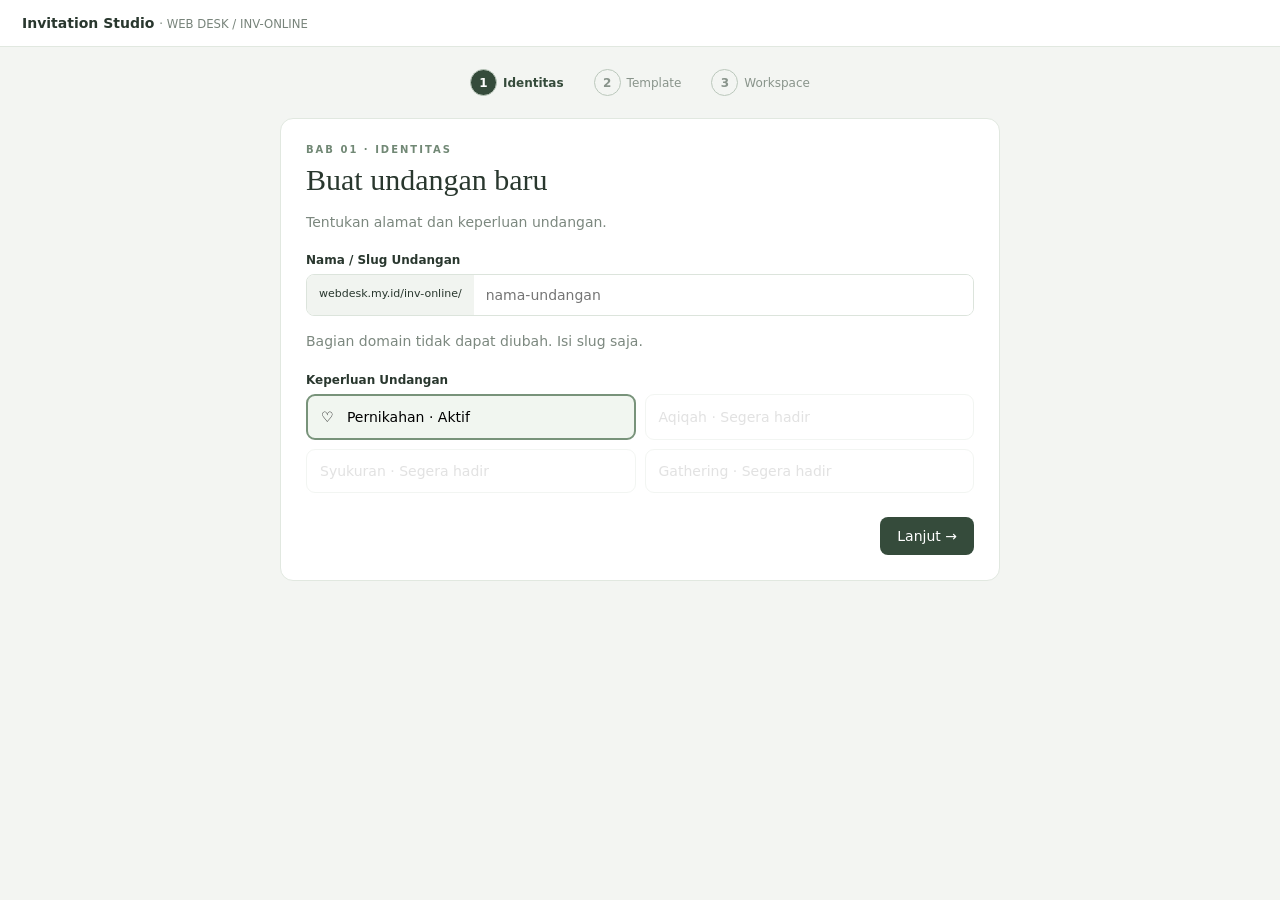
<file: inv-online/admin/index.html>
<!doctype html><html lang="id"><meta charset="utf-8"><meta name="viewport" content="width=device-width,initial-scale=1"><title>Invitation Studio</title><style>
:root{--g:#354b3b;--s:#edf3ec;--line:#e1e8e0}*{box-sizing:border-box}body{margin:0;background:#f3f5f2;color:#29372e;font:14px system-ui}button,input,textarea,select{font:inherit}button{cursor:pointer}.top{background:white;padding:15px 22px;border-bottom:1px solid var(--line);font-weight:700;position:sticky;top:0}.wrap{max-width:1300px;margin:auto;padding:22px}.steps{display:flex;justify-content:center;gap:30px;margin-bottom:22px}.step{color:#89948b;font-size:12px}.step b{display:inline-grid;place-items:center;border:1px solid #bbc8bc;border-radius:50%;width:27px;height:27px;margin-right:6px}.step.on{color:var(--g);font-weight:bold}.step.on b{background:var(--g);color:white}.card,.pane{background:white;border:1px solid var(--line);border-radius:13px}.wizard{max-width:720px;margin:auto;padding:25px}.eyebrow{color:#718875;font-size:10px;letter-spacing:2px;font-weight:bold}.h{font:30px Georgia;margin:8px 0}.sub,.hint{color:#7c887f;line-height:1.6}.label{display:block;font-weight:bold;font-size:12px;margin:20px 0 7px}.slug{display:flex;border:1px solid #dce4dc;border-radius:8px;overflow:hidden}.slug span{padding:12px;background:#f1f4f0;font-size:11px;white-space:nowrap}.slug input{flex:1;min-width:0;border:0;padding:12px;outline:0}.choices{display:grid;grid-template-columns:repeat(2,1fr);gap:9px}.choice,.template{background:white;border:1px solid var(--line);border-radius:9px;padding:13px;text-align:left}.choice.sel,.template.sel{border:2px solid #78937a;background:#f1f6f0}.choice:disabled{opacity:.4}.actions{display:flex;justify-content:space-between;margin-top:24px}.btn{background:var(--g);color:white;border:0;border-radius:8px;padding:11px 17px}.alt{background:#edf2ec;color:var(--g)}.templates{display:grid;grid-template-columns:repeat(3,1fr);gap:12px}.template{padding:0;overflow:hidden}.art{height:190px;display:grid;place-items:center;color:white;font:27px Georgia}.a1{background:linear-gradient(140deg,#304a37,#a4b496)}.a2{background:linear-gradient(140deg,#50372a,#c49a62)}.a3{background:linear-gradient(140deg,#202a30,#929b98)}.a4{background:linear-gradient(140deg,#844838,#d8ae7c)}.a5{background:linear-gradient(140deg,#68527c,#d1a5b2)}.a6{background:linear-gradient(140deg,#e4dfd1,#9b9b84);color:#394638}.meta{padding:10px}.meta small{color:#78847b}.workspace{display:grid;grid-template-columns:42px 180px minmax(270px,.82fr) minmax(420px,1.35fr);gap:9px;align-items:start}.pane{padding:11px;min-height:590px;min-width:0}.config{max-width:100%;overflow:hidden}.preview{min-width:0}.iconbar{display:flex;flex-direction:column;align-items:center;gap:7px}.ib{width:35px;height:35px;border:0;border-radius:8px;background:#f0f3ef}.ib.sel{background:var(--g);color:white}.sbtn{width:100%;padding:9px;text-align:left;border:1px solid var(--line);border-radius:8px;background:white;margin:6px 0;font-size:11px}.sbtn.sel{background:var(--s)}.config label{display:block;font-size:11px;font-weight:bold;margin:13px 0 5px}.design-grid{display:grid;grid-template-columns:repeat(2,minmax(0,1fr));gap:8px;margin:10px 0 16px}.design-card{border:1px solid var(--line);border-radius:9px;padding:7px;background:white;text-align:left;min-width:0}.design-card.sel{border:2px solid #78937a;background:#f1f6f0;padding:6px}.design-thumb{position:relative;isolation:isolate;height:82px;border-radius:6px;display:grid;place-items:center;color:white;font:12px Georgia;overflow:hidden}.design-card strong{display:block;font-size:11px;margin-top:7px}.design-card small{display:block;color:#78847b;font-size:9px;margin-top:2px}.env-color{background:linear-gradient(145deg,#183b2b,#47684b)}.env-top{background:linear-gradient(180deg,#b9a98d 0 55%,#f5eee0 55%)}.env-full{background:linear-gradient(145deg,#70876a,#263d2d)}.env-dark{background:linear-gradient(145deg,#101b16,#394a36)}.env-content{min-height:844px;height:844px;width:100%;isolation:isolate;contain:paint;clip-path:inset(0);display:flex;flex-direction:column;align-items:center;justify-content:center;text-align:center;padding:0;position:relative;overflow:hidden;font-family:Georgia,serif}.env-photo{position:absolute;inset:0;width:100%;height:100%;object-fit:cover;object-position:center 35%;z-index:0}.env-copy{position:relative;z-index:2;width:100%;padding:34px 25px;display:flex;flex-direction:column;align-items:center;justify-content:center;text-align:center}.env-content h2{font:34px/1.05 Georgia,serif;margin:18px 0 10px;max-width:100%;overflow-wrap:anywhere}.env-content .env-kicker{letter-spacing:4px;font-size:11px}.env-content .env-recipient{font-size:15px;line-height:1.5;max-width:100%}.env-content .env-btn{font-family:Georgia,serif;letter-spacing:.3px;box-shadow:0 3px 10px #0003;margin-top:25px;border-radius:30px;padding:12px 24px;background:#ead6a4;color:#25392c;font-weight:700}.env-portrait-dark{background:#14231b;color:#f6e9c9}.env-portrait-dark:after,.env-cinematic:after{content:'';position:absolute;inset:0;pointer-events:none;background:linear-gradient(180deg,#07130b22 0%,#07130b20 35%,#07130be8 100%);z-index:1}.env-photo-panel{background:#f5efe2;color:#344b37;justify-content:flex-end}.env-photo-panel .env-photo{height:50%;bottom:auto;object-position:center 28%}.env-photo-panel .env-copy{margin-top:auto;background:#f5efe2;border-radius:48% 48% 0 0 / 10% 10% 0 0;padding:54px 25px 55px;min-height:50%;justify-content:flex-start}.env-classic{position:relative;background:#f4eddd;color:#3b4c34;border:12px solid #8a9979}.env-classic .env-photo{height:43%;object-position:center 30%}.env-classic .env-copy{margin-top:auto;background:#f4eddd;border:1px solid #c7a45d;width:100%;min-height:57%;padding:52px 22px 38px;justify-content:flex-start}.env-classic:before{content:'✿  ❧  ✿';position:absolute;top:45%;left:0;right:0;color:#a77c35;font-size:25px;letter-spacing:8px;z-index:3}.env-classic .env-btn{background:#40583d;color:#fff1d2;border:1px solid #c9a45d}.env-cinematic{background:#14251b;color:#fff0cc}.env-cinematic .env-photo{filter:saturate(.88)}.env-cinematic .env-copy{margin-top:auto;padding-bottom:58px;background:linear-gradient(transparent,#07130b55)}.config input,.config textarea,.config select{width:100%;border:1px solid #dce4dc;border-radius:8px;padding:9px}.stage{margin-top:12px;background:#e9eee8;min-height:510px;display:flex;align-items:flex-start;justify-content:center;gap:10px;padding:12px;border-radius:9px;overflow-x:hidden;overflow-y:auto}.phone{width:390px;height:844px;flex:0 0 390px;transform:scale(.55);transform-origin:top center;margin-left:-87px;margin-right:-87px;margin-bottom:-380px;border:7px solid #29332c;border-radius:34px;background:white;overflow:auto;position:relative;isolation:isolate;contain:paint;clip-path:inset(0 round 27px)}.phone.full{width:390px;height:844px;flex:0 0 390px;transform:scale(.55);margin-left:-87px;margin-right:-87px;margin-bottom:-380px;border:0;border-radius:8px;clip-path:inset(0 round 8px)}.hero{min-height:844px;background:linear-gradient(#263c2d99,#263c2d99),linear-gradient(135deg,#91a58a,#2d4936);display:grid;place-content:center;text-align:center;color:white;padding:20px;font:Georgia}.sec{text-align:center;padding:25px 13px;border-bottom:1px solid #eee}.sec h3{font:23px Georgia;color:#637d67}.sec p{font:11px/1.7 Arial;color:#68736b}.modes button{border:1px solid var(--line);background:white;border-radius:7px;padding:7px;font-size:10px}.modes button.sel{background:var(--g);color:white}.bottom{position:sticky;top:12px;align-self:flex-start;background:#26312a;padding:8px;display:flex;flex-direction:column;justify-content:flex-start;gap:7px;border-radius:40px;width:max-content;max-height:calc(100% - 24px);overflow-y:auto;flex-shrink:0}.bottom button{width:38px;height:38px;flex:0 0 38px;border:0;border-radius:50%}.bottom button.sel{background:#8da48c;color:white}.hide{display:none!important}@media(max-width:1100px){.workspace{grid-template-columns:38px 165px minmax(230px,.8fr) minmax(340px,1.2fr);gap:7px}.pane{padding:9px}}@media(max-width:850px){.workspace{grid-template-columns:38px 165px minmax(260px,1fr)}.preview{grid-column:2/4}}@media(max-width:650px){.wrap{padding:10px 7px}.wizard{padding:16px}.templates{grid-template-columns:repeat(2,1fr)}.art{height:145px}.workspace{grid-template-columns:38px 1fr}.sections,.config{grid-column:2}.preview{grid-column:1/3}.slug span{font-size:9px;padding:12px 5px}}
</style><body><header class="top">Invitation Studio <small style="font-weight:400;color:#78847b"> · WEB DESK / INV-ONLINE</small></header><main class="wrap"><div class="steps"><span class="step on" id="st1"><b>1</b>Identitas</span><span class="step" id="st2"><b>2</b>Template</span><span class="step" id="st3"><b>3</b>Workspace</span></div>
<section class="wizard card" id="w1"><div class="eyebrow">BAB 01 · IDENTITAS</div><h1 class="h">Buat undangan baru</h1><p class="sub">Tentukan alamat dan keperluan undangan.</p><label class="label">Nama / Slug Undangan</label><div class="slug"><span>webdesk.my.id/inv-online/</span><input id="slug" placeholder="nama-undangan" maxlength="45"></div><p class="hint">Bagian domain tidak dapat diubah. Isi slug saja.</p><label class="label">Keperluan Undangan</label><div class="choices"><button class="choice sel">♡ &nbsp; Pernikahan · Aktif</button><button class="choice" disabled>Aqiqah · Segera hadir</button><button class="choice" disabled>Syukuran · Segera hadir</button><button class="choice" disabled>Gathering · Segera hadir</button></div><div class="actions"><span></span><button class="btn" id="next1">Lanjut →</button></div></section>
<section class="wizard card hide" id="w2"><div class="eyebrow">BAB 02 · DESAIN</div><h1 class="h">Pilih kategori & template</h1><label class="label">Kategori</label><div class="choices" id="cats"></div><label class="label">Pilih template undangan</label><div class="templates" id="templates"></div><div class="actions"><button class="btn alt" id="back">← Kembali</button><button class="btn" id="next2">Simpan & Lanjut →</button></div></section>
<section id="w3" class="hide"><div class="workspace"><nav class="pane iconbar" id="icons"></nav><aside class="pane sections"><b>Section Manager</b><p class="hint">Pilih section untuk konfigurasi.</p><div id="list"></div><button class="btn alt" id="toggle" style="width:100%;font-size:10px">Nonaktifkan section</button></aside><section class="pane config"><div class="eyebrow">WORKSPACE · CONFIGURATOR</div><h2 class="h" style="font-size:23px" id="heading">Amplop</h2><div id="envelopeDesign" class="hide"><label>Model Desain Amplop</label><div class="design-grid" id="envelopeChoices"></div><label for="envelopeUpload">Foto Amplop (opsional, sesuai model)</label><input id="envelopeUpload" type="file" accept="image/*"><small class="hint">Gunakan foto portrait pasangan. Foto akan ditampilkan pada model yang mendukung gambar.</small></div><label>Judul / Label</label><input id="title"><label>Konten utama</label><input id="a"><label>Konten kedua</label><input id="b"><label>Deskripsi</label><textarea id="desc" rows="4"></textarea><label>Gaya teks</label><select><option>Default template</option><option>Centered</option><option>Elegant</option></select><label>Warna aksen</label><input type="color" id="accent" value="#637d67"></section><section class="pane preview"><div style="display:flex;justify-content:space-between;align-items:center"><b>Live Preview</b><div class="modes"><button id="hp" class="sel">HP</button> <button id="full">Full Page</button></div></div><div class="stage"><div class="phone" id="pv"></div><nav class="bottom" id="bottom" aria-label="Navigasi section preview"></nav></div><p class="hint" id="modehint">Mockup HP · scroll di dalam layar</p><div class="actions"><button class="btn alt" id="save">Simpan Draft</button><button class="btn" id="publish">Publish ↗</button></div><p class="hint" id="result"></p></section></div></section></main>
<script>
(()=>{const $=x=>document.getElementById(x);let category='Sunnah',template='Sakinah',active=0,previewActive=0,accent='#637d67',mode='hp',envelopeDesign='dark-portrait',envelopeImage='';const cats=['Sunnah','Budaya','Profesional','Retro','Creative','Minimalis'];const temps=[['Sakinah','Sunnah','a1'],['Nusantara','Budaya','a2'],['Eternal','Profesional','a3'],['Vintage','Retro','a4'],['Bloom','Creative','a5'],['Aksara','Minimalis','a6']];const names=['Amplop','Gate','Salam & Doa','Mempelai','Countdown','Waktu & Lokasi','Ketentuan Busana','Galeri','Love Story','Wedding Gift','Penutup'];const data=names.map((name,i)=>({name,on:true,title:['Amplop Undangan','The Wedding Of','Assalamu’alaikum','Mempelai','Menuju Hari Bahagia','Waktu & Tempat','Ketentuan Busana','Our Gallery','Our Story','Wedding Gift','Terima Kasih'][i],a:['Buka Undangan','Ahmad & Aisyah','Dengan memohon rahmat Allah','Ahmad & Aisyah','Hari Bahagia','Akad & Resepsi','Busana Muslim','Momen Bahagia','Perjalanan kisah','Kirim Hadiah','Ahmad & Aisyah'][i],b:['Ketuk untuk membuka','20 Desember 2026','','Putra & Putri Keluarga','20 Desember 2026','20 Desember 2026 · 10.00 WIB','Menjaga adab','Kenangan','Saling mengenal','Terima kasih','Sampai berjumpa'][i],desc:['Sebuah undangan untuk Anda.','Kami mengundang Anda di hari bahagia kami.','Semoga Allah memberkahi pernikahan ini.','Putra dan putri dari keluarga tercinta.','Mohon doa restu untuk hari istimewa kami.','Gedung Serbaguna · Palembang','Mohon menghormati ketentuan acara.','Momen yang ingin kami bagikan.','Setiap pertemuan bagian dari takdir.','Doa restu Anda hadiah terindah.','Terima kasih atas kehadiran Anda.'][i]}));function step(n){['w1','w2','w3'].forEach((x,i)=>$(x).classList.toggle('hide',i!==n-1));[1,2,3].forEach(i=>$('st'+i).classList.toggle('on',i===n))}function renderTemplates(){$('templates').innerHTML=temps.filter(t=>t[1]===category).map(t=>'<button class="template '+(t[0]===template?'sel':'')+'" data-t="'+t[0]+'"><div class="art '+t[2]+'">'+t[0]+'</div><div class="meta"><b>'+t[0]+'</b><small>'+t[1]+' · Buat Undangan</small></div></button>').join('')}$('cats').innerHTML=cats.map(c=>'<button class="choice '+(c===category?'sel':'')+'" data-c="'+c+'">'+c+'</button>').join('');$('cats').onclick=e=>{let b=e.target.closest('[data-c]');if(!b)return;category=b.dataset.c;document.querySelectorAll('[data-c]').forEach(x=>x.classList.toggle('sel',x.dataset.c===category));template=temps.find(t=>t[1]===category)[0];renderTemplates()};renderTemplates();$('templates').onclick=e=>{let b=e.target.closest('[data-t]');if(!b)return;template=b.dataset.t;renderTemplates()};function html(s,i){if(!s.on)return '';return i===0?'<div id="pv-sec-'+i+'" class="env-content env-'+envelopeDesign+'">'+(envelopeImage?'<img class="env-photo" src="'+envelopeImage+'" alt="Foto pasangan">':'')+'<div class="env-copy"><div style="font-size:34px">✉</div><small class="env-kicker">UNDANGAN PERNIKAHAN</small><h2>'+s.a+'</h2><p>'+s.b+'</p><p class="env-recipient">'+s.desc+'</p><div class="env-btn">Buka Undangan →</div></div></div>':i===1?'<div id="pv-sec-'+i+'" class="hero"><div><small>WEDDING INVITATION</small><h1 style="font:32px Georgia">'+s.a+'</h1><p>'+s.b+'</p><p>'+s.desc+'</p></div></div>':'<section id="pv-sec-'+i+'" class="sec"><div style="color:'+accent+'">✦</div><h3 style="color:'+accent+'">'+s.title+'</h3><b>'+s.a+'</b><p>'+s.b+'</p><p>'+s.desc+'</p>'+(i===3?'<small>00 Hari · 00 Jam · 00 Menit</small>':'')+(i===4?'<p>Akad Nikah · Resepsi<br>Palembang</p>':'')+'</section>'}function preview(){$('pv').innerHTML=data.map(html).join('')}function choose(i){active=i;let s=data[i];$('heading').textContent=s.name;$('envelopeDesign').classList.toggle('hide',i!==0);renderEnvelopeChoices();$('title').value=s.title;$('a').value=s.a;$('b').value=s.b;$('desc').value=s.desc;$('list').innerHTML=data.map((x,j)=>'<button class="sbtn '+(j===i?'sel':'')+'" data-s="'+j+'">'+String(j+1).padStart(2,'0')+' · '+x.name+' <span style="float:right">'+(x.on?'●':'○')+'</span></button>').join('');let glyph=['✉','⌂','☼','♧','◷','⌖','♧','▧','♡','♙','☷'];$('icons').innerHTML=data.map((x,j)=>'<button class="ib '+(j===i?'sel':'')+'" data-i="'+j+'">'+glyph[j]+'</button>').join('');$('bottom').innerHTML=data.map((x,j)=>'<button class="'+(j===previewActive?'sel':'')+'" title="'+x.name+'" data-b="'+j+'">'+glyph[j]+'</button>').join('');$('toggle').textContent=s.on?'Nonaktifkan section':'Aktifkan section'}function renderEnvelopeChoices(){const opts=[['portrait-dark','Dark Portrait','Foto dan tipografi elegan'],['photo-panel','Photo & Panel','Foto atas, panel informasi bawah'],['classic','Classic Ornamental','Panel klasik dengan ornamen'],['cinematic','Cinematic Portrait','Foto penuh dengan overlay']];$('envelopeChoices').innerHTML=opts.map(o=>'<button class="design-card '+(envelopeDesign===o[0]?'sel':'')+'" data-design="'+o[0]+'"><div class="design-thumb env-'+o[0]+'">✦</div><strong>'+o[1]+'</strong><small>'+o[2]+'</small></button>').join('')}$('envelopeChoices').onclick=e=>{const b=e.target.closest('[data-design]');if(!b)return;envelopeDesign=b.dataset.design;renderEnvelopeChoices();preview()};$('envelopeUpload').onchange=e=>{const f=e.target.files&&e.target.files[0];if(!f)return;const reader=new FileReader();reader.onload=()=>{envelopeImage=reader.result;preview()};reader.readAsDataURL(f)};function update(){let s=data[active];s.title=$('title').value;s.a=$('a').value;s.b=$('b').value;s.desc=$('desc').value;preview()}['title','a','b','desc'].forEach(id=>$(id).oninput=update);$('list').onclick=e=>{let b=e.target.closest('[data-s]');if(b)choose(+b.dataset.s)};$('icons').onclick=e=>{let b=e.target.closest('[data-i]');if(b)choose(+b.dataset.i)};$('bottom').onclick=e=>{let b=e.target.closest('[data-b]');if(!b)return;previewActive=+b.dataset.b;document.querySelectorAll('#bottom [data-b]').forEach(x=>x.classList.toggle('sel',+x.dataset.b===previewActive));let target=$('pv-sec-'+previewActive);if(target)target.scrollIntoView({behavior:'smooth',block:'start'});};$('toggle').onclick=()=>{data[active].on=!data[active].on;choose(active);preview()};$('accent').oninput=e=>{accent=e.target.value;preview()};$('next1').onclick=()=>{let s=$('slug').value.toLowerCase().trim().replace(/[^a-z0-9-]+/g,'-').replace(/^-|-$/g,'');if(!s)return alert('Isi slug undangan.');$('slug').value=s;step(2)};$('back').onclick=()=>step(1);$('next2').onclick=()=>{step(3);choose(0);preview()};$('hp').onclick=()=>{mode='hp';$('pv').classList.remove('full');$('hp').classList.add('sel');$('full').classList.remove('sel');$('modehint').textContent='Mockup HP · scroll di dalam layar'};$('full').onclick=()=>{mode='full';$('pv').classList.add('full');$('full').classList.add('sel');$('hp').classList.remove('sel');$('modehint').textContent='Full Page · scroll seluruh halaman'};function payload(){return {slug:$('slug').value,category,template,accent,envelopeDesign,envelopeImage,sections:data}}$('save').onclick=()=>{localStorage.setItem('inv-online:'+payload().slug,JSON.stringify(payload()));alert('Draft tersimpan di browser ini (simulasi).')};$('publish').onclick=()=>{let p=payload();localStorage.setItem('inv-online:'+p.slug,JSON.stringify(p));$('result').innerHTML='Preview slug: <a href="../'+p.slug+'" target="_blank">webdesk.my.id/inv-online/'+p.slug+'</a><br>Publish masih simulasi browser, belum tersimpan di server.'};step(1)})();
</script></body></html>
</file>
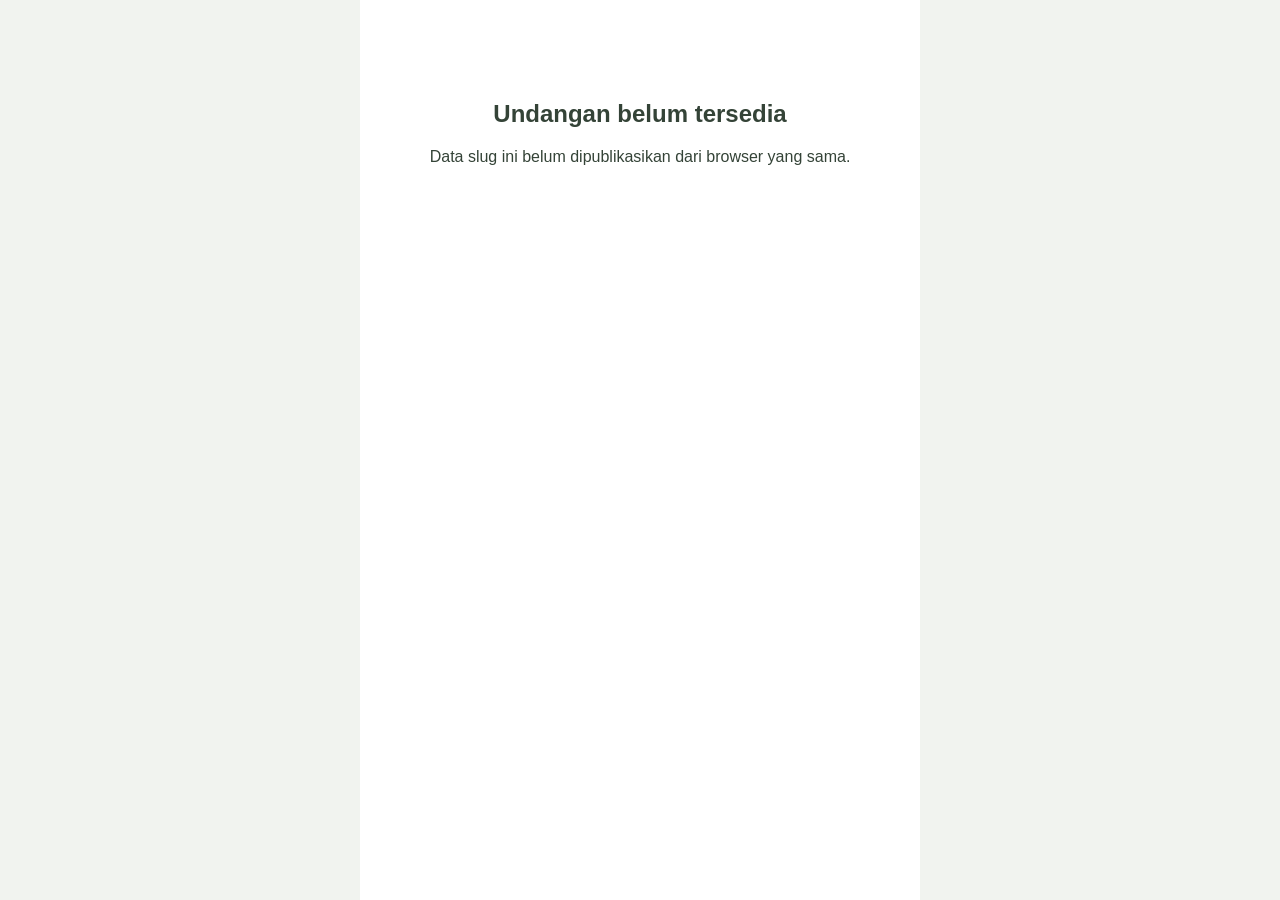
<file: inv-online/frontend/index.html>
<!doctype html><html lang="id"><meta charset="utf-8"><meta name="viewport" content="width=device-width,initial-scale=1"><title>Undangan Pernikahan</title><style>*{box-sizing:border-box}body{margin:0;background:#f1f3ef;color:#344337;font-family:Georgia,serif}.page{max-width:560px;margin:auto;background:#fff;min-height:100vh}.hero{min-height:100vh;display:grid;place-content:center;text-align:center;color:white;padding:30px;background:linear-gradient(#243b2dcc,#243b2dcc),linear-gradient(135deg,#9bab91,#344b39)}.hero h1{font-size:38px;font-weight:400}.section{text-align:center;padding:50px 25px;border-bottom:1px solid #edf0eb}.section h2{font-size:27px;font-weight:400;color:#667f68}.section p{font:14px/1.8 Arial;color:#67736a}.error{padding:80px 25px;text-align:center;font:16px Arial}</style><body><main class="page" id="app"></main><script>(()=>{let slug=location.pathname.split('/').filter(Boolean).pop(),raw=localStorage.getItem('inv-online:'+slug),app=document.getElementById('app');if(!raw){app.innerHTML='<div class="error"><h2>Undangan belum tersedia</h2><p>Data slug ini belum dipublikasikan dari browser yang sama.</p></div>';return}let d=JSON.parse(raw);app.innerHTML=d.sections.filter(s=>s.on).map((s,i)=>i===0?'<section class="hero"><div><small>WEDDING INVITATION</small><h1>'+s.a+'</h1><p>'+s.b+'</p><p>'+s.desc+'</p></div></section>':'<section class="section"><h2>'+s.title+'</h2><b>'+s.a+'</b><p>'+s.b+'</p><p>'+s.desc+'</p></section>').join('');document.title=d.sections[0].a+' — Undangan Pernikahan'})();</script></body></html>
</file>
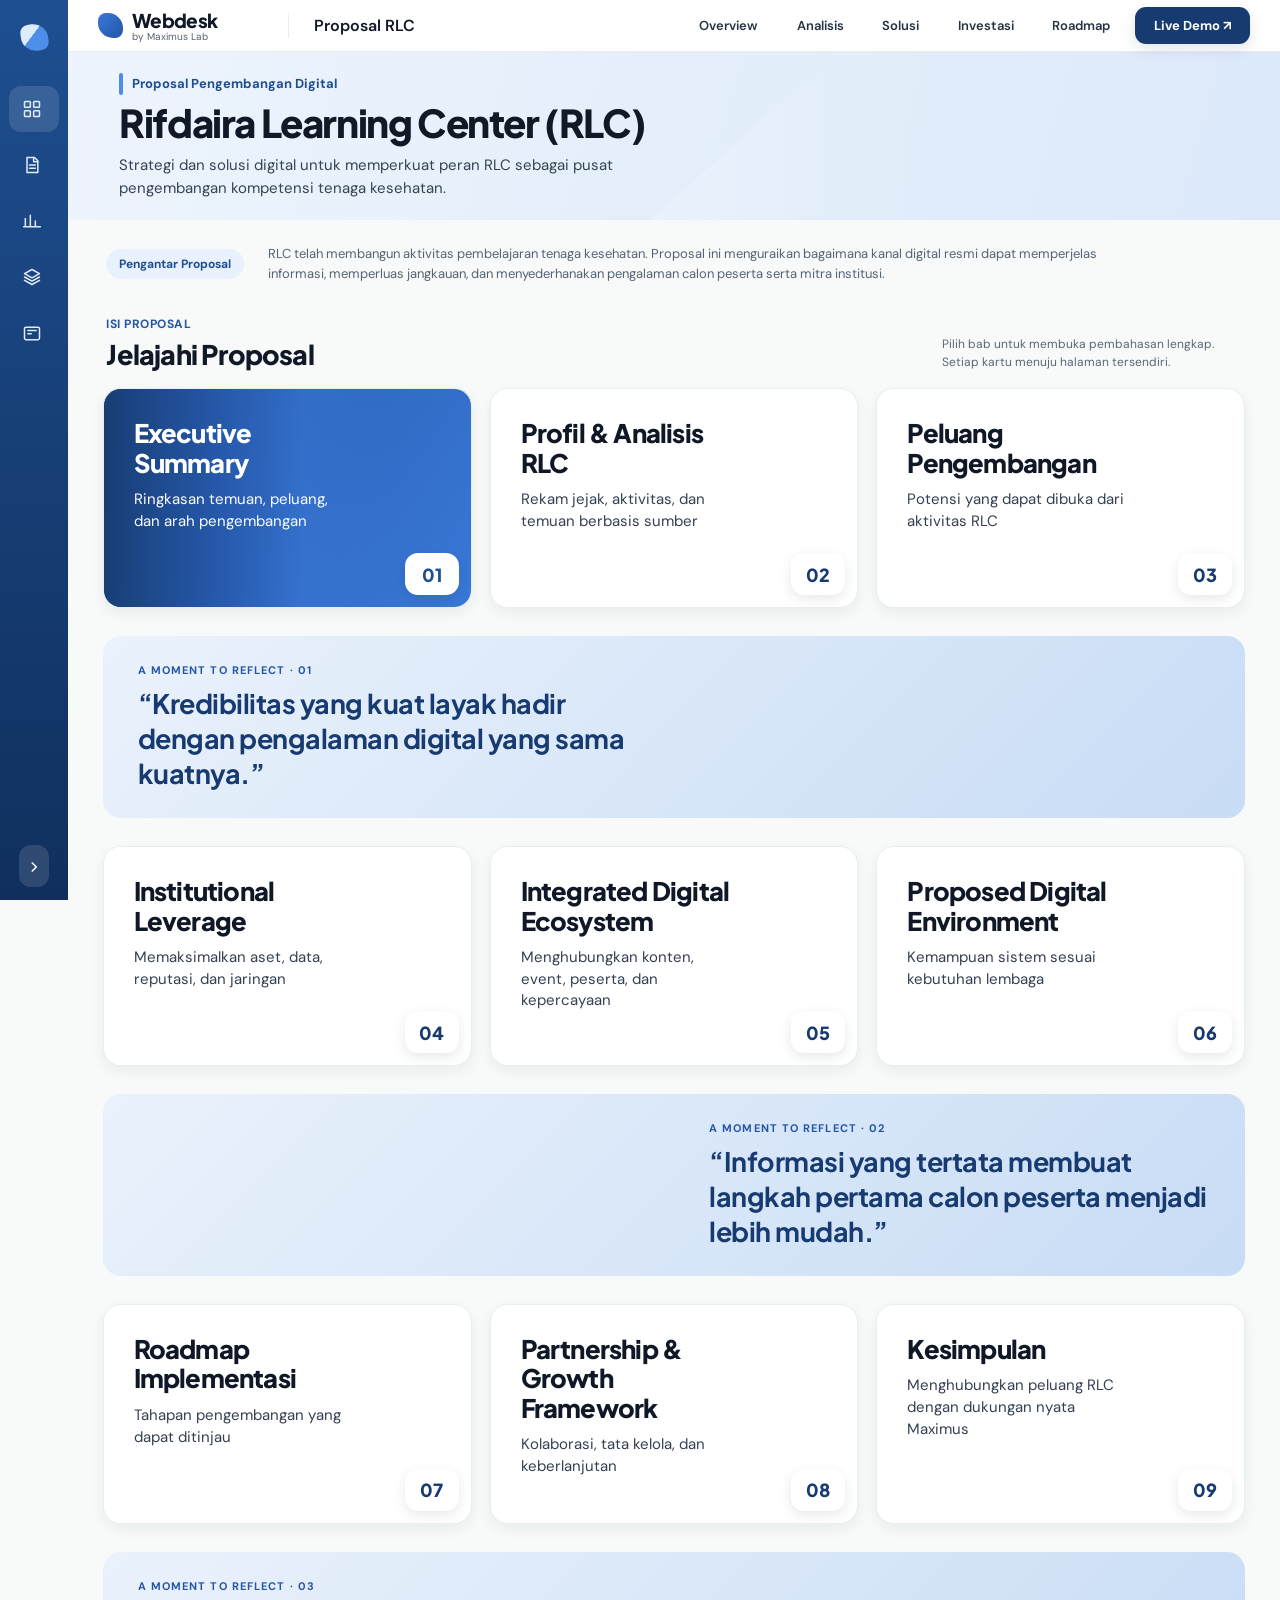
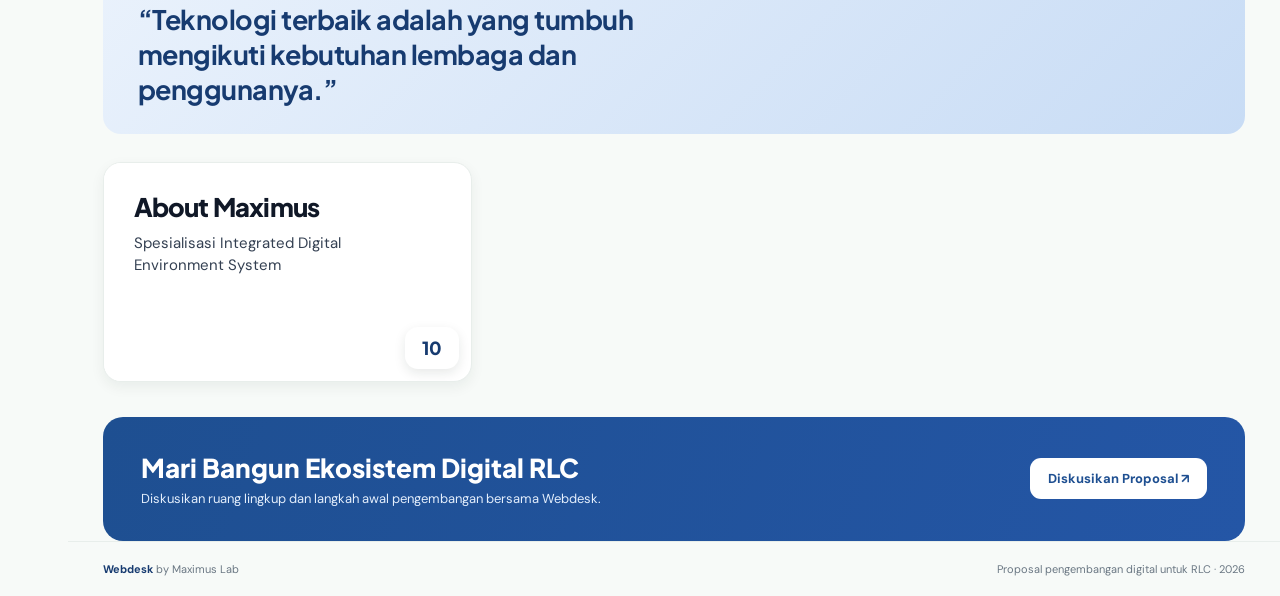
<file: penawaran/rlc/index.html>
<!doctype html>
<html lang="id">
<head>
<meta charset="utf-8">
<meta name="viewport" content="width=device-width,initial-scale=1">
<meta name="theme-color" content="#1E4F91">
<meta name="description" content="RLC dalam ekosistem Digital. Rancangan ekosistem digital untuk mendukung program, komunitas, dan pengembangan berkelanjutan.">
<link rel="canonical" href="https://webdesk.my.id/">
<meta property="og:type" content="website">
<meta property="og:locale" content="id_ID">
<meta property="og:site_name" content="Webdesk.my.id">
<meta property="og:title" content="RLC dalam ekosistem Digital">
<meta property="og:description" content="Rancangan ekosistem digital untuk mendukung program, komunitas, dan pengembangan berkelanjutan.">
<meta property="og:url" content="https://webdesk.my.id/">
<meta property="og:image" content="https://webdesk.my.id/og-rlc-ecosystem.jpg">
<meta property="og:image:secure_url" content="https://webdesk.my.id/og-rlc-ecosystem.jpg">
<meta property="og:image:type" content="image/jpeg">
<meta property="og:image:width" content="1536">
<meta property="og:image:height" content="802">
<meta property="og:image:alt" content="RLC dalam ekosistem Digital — Webdesk.my.id dan Maximus">
<meta name="twitter:card" content="summary_large_image">
<meta name="twitter:title" content="RLC dalam ekosistem Digital">
<meta name="twitter:description" content="Rancangan ekosistem digital untuk mendukung program, komunitas, dan pengembangan berkelanjutan.">
<meta name="twitter:image" content="https://webdesk.my.id/og-rlc-ecosystem.jpg">
<title>Proposal RLC — Webdesk by Maximus Lab</title>
<link rel="preconnect" href="https://fonts.googleapis.com">
<link rel="preconnect" href="https://fonts.gstatic.com" crossorigin>
<link href="https://fonts.googleapis.com/css2?family=DM+Sans:wght@400;500;600;700&family=Plus+Jakarta+Sans:wght@500;600;700;800&display=swap" rel="stylesheet">
<style>
:root{--green:#2456A6;--green-dark:#173B70;--mint:#E7F0FC;--ink:#111827;--muted:#536171;--paper:#f7faf8;--line:#e8eeeb;--sidebar:68px;--topbar:52px;--radius:18px}
*{box-sizing:border-box}html{scroll-behavior:smooth}body{margin:0;background:var(--paper);color:var(--ink);font-family:"DM Sans",sans-serif}a{color:inherit;text-decoration:none}button{font:inherit;cursor:pointer}
.sidebar{position:fixed;z-index:50;inset:0 auto 0 0;width:var(--sidebar);background:linear-gradient(180deg,#1E4F91,#102F5D);color:#fff;display:flex;flex-direction:column;align-items:center;padding:13px 9px;transition:width .25s ease;overflow:hidden}.sidebar.open{width:218px;align-items:stretch}.brand-mark{height:48px;display:flex;align-items:center;justify-content:center;margin-bottom:25px}.brand-symbol{width:27px;height:27px;border-radius:8px 15px 8px 15px;background:linear-gradient(135deg,#DDEBFF 0 42%,#4D8FE8 43% 100%);transform:rotate(-8deg);display:block}.side-nav{display:grid;gap:10px}.side-link{height:46px;min-width:46px;border-radius:12px;display:flex;align-items:center;gap:15px;padding:0 13px;color:#EFF5FF;white-space:nowrap;opacity:.94}.side-link.active,.side-link:hover{background:#ffffff22}.side-link svg{width:20px;height:20px;flex:0 0 20px;stroke:currentColor;fill:none;stroke-width:1.8;stroke-linecap:round;stroke-linejoin:round}.side-label{opacity:0;transition:opacity .15s}.sidebar.open .side-label{opacity:1}.side-toggle{margin-top:auto;height:42px;border:0;background:#ffffff20;color:white;border-radius:12px}.side-toggle svg{width:18px;vertical-align:middle;transition:transform .2s}.sidebar.open .side-toggle svg{transform:rotate(180deg)}
.app{margin-left:var(--sidebar);transition:margin-left .25s}.app.sidebar-open{margin-left:218px}
.topbar{height:var(--topbar);position:sticky;top:0;z-index:40;background:#ffffffed;backdrop-filter:blur(14px);border-bottom:1px solid #e8eeeb;display:flex;align-items:center;padding:0 30px;gap:25px}.wordmark{display:flex;align-items:center;gap:9px;min-width:165px}.wordmark-icon{width:25px;height:25px;background:linear-gradient(135deg,#3978D8,#2456A6);border-radius:8px 15px 8px 15px;display:block}.wordmark strong{font:800 19px "Plus Jakarta Sans";letter-spacing:-.7px}.wordmark small{display:block;font-size:10px;margin-top:-3px;color:#536171}.top-divider{height:25px;border-left:1px solid var(--line)}.proposal-label{font-weight:600;white-space:nowrap}.top-links{margin-left:auto;display:flex;align-items:center;gap:clamp(15px,3vw,42px);font-size:13px;font-weight:600}.top-links a{color:#263342}.top-links a:hover{color:var(--green)}.live-btn{background:var(--green-dark);color:#fff;padding:10px 19px;border-radius:11px;font-weight:700;font-size:13px;white-space:nowrap;box-shadow:0 5px 14px #173B7020}.mobile-menu{display:none;border:0;background:transparent;font-size:22px}
main{max-width:1800px;margin:auto}.hero{height:168px;position:relative;overflow:hidden;display:flex;align-items:center;padding:25px clamp(28px,4vw,60px);background:linear-gradient(105deg,#EDF4FD 0%,#E5EFFB 45%,#DCE9FA 100%)}.hero-copy{position:relative;z-index:2;max-width:54%;}.eyebrow{display:inline-flex;align-items:center;gap:9px;font-size:13px;font-weight:700;color:#1E4F91;margin-bottom:6px}.eyebrow:before{content:"";width:4px;height:22px;background:#4D8FE8;border-radius:4px}.hero h1{font:800 clamp(25px,3vw,39px)/1.15 "Plus Jakarta Sans";letter-spacing:-1.4px;margin:0 0 9px}.hero p{font-size:15px;line-height:1.5;color:#344456;max-width:590px;margin:0}.hero-photo{position:absolute;inset:0 0 0 48%;background:linear-gradient(90deg,#EAF2FC 0%,#EAF2FC00 28%),url("https://images.unsplash.com/photo-1497366754035-f200968a6e72?auto=format&fit=crop&w=1500&q=85") center 48%/cover no-repeat;clip-path:polygon(30% 0,100% 0,100% 100%,0 100%);}.hero-photo:after{content:"";position:absolute;inset:0;background:linear-gradient(90deg,#E7F0FCaa,transparent 45%)}
.prolog{padding:24px clamp(25px,3vw,42px) 8px;display:flex;align-items:center;gap:24px}.prolog-tag{background:#E8F1FD;color:#1E4F91;border-radius:30px;padding:7px 13px;font-size:12px;font-weight:700;white-space:nowrap}.prolog p{margin:0;color:#566373;font-size:13px;line-height:1.55;max-width:850px}
.section-head{display:flex;align-items:end;justify-content:space-between;padding:20px clamp(25px,3vw,42px) 17px}.section-kicker{color:var(--green);font-weight:700;font-size:12px;letter-spacing:.04em}.section-head h2{font:800 27px "Plus Jakarta Sans";letter-spacing:-.8px;margin:4px 0 0}.section-head p{font-size:12px;line-height:1.5;color:#596777;max-width:300px;margin:0}
.card-grid{padding:0 clamp(20px,2.7vw,40px);display:grid;grid-template-columns:repeat(3,minmax(0,1fr));gap:18px}.chapter-card{height:220px;position:relative;overflow:hidden;border-radius:18px;background:#fff;border:1px solid #e8eeeb;box-shadow:0 5px 14px #142a2110;isolation:isolate;transition:transform .22s,box-shadow .22s,border-color .22s;opacity:0;transform:translateY(24px)}.chapter-card.revealed{opacity:1;transform:translateY(0);transition:opacity .65s ease,transform .65s cubic-bezier(.2,.7,.2,1),box-shadow .22s}.chapter-card:hover{transform:translateY(-4px);box-shadow:0 12px 26px #142a211a;border-color:#9DBBE8}
@media(hover:hover) and (pointer:fine){.chapter-card:not(.selected):hover:after{background:linear-gradient(105deg,#EAF2FCF2 0%,#DCE9FAE0 62%,#C8DCF5A8 100%)}.chapter-card:not(.selected):hover .card-copy h3{color:#173B70}.chapter-card:not(.selected):hover .card-number{background:#E7F0FC;color:#173B70}}
.chapter-card:active{transform:scale(.985);border-color:#6F9FE2;box-shadow:0 3px 9px #173b7024}.chapter-card.selected:hover:after{background:linear-gradient(105deg,#2456A6f5 0%,#4D8FE8e0 58%,#3978D8aa 100%)}.chapter-card.selected:active:after{background:linear-gradient(105deg,#173B70f5,#2456A6e8)}
.chapter-card:not(.selected):active:after{background:linear-gradient(105deg,#DCE9FAF2,#C8DCF5D9)}
.chapter-card:not(.selected):active .card-copy h3{color:#173B70}
.chapter-card:active .card-number{background:#DCE9FA;color:#173B70}.chapter-card:focus-visible{outline:3px solid #6EA4F5;outline-offset:3px}.card-photo{position:absolute;z-index:-2;inset:0;background-position:center;background-size:cover;opacity:.96;filter:saturate(1.08) brightness(1.06)}
.chapter-card:not(.selected) .card-photo{opacity:.96;filter:saturate(1.08) brightness(1.06) contrast(1.01)}
.chapter-card:after{content:"";position:absolute;z-index:-1;inset:0;background:linear-gradient(90deg,#ffffff 0%,#ffffff 24%,#ffffffed 38%,#ffffffa6 54%,#ffffff36 72%,#ffffff08 88%,transparent 100%)}
.chapter-card.selected{background:linear-gradient(120deg,#2456A6,#3978D8)}
.chapter-card.selected .card-photo{opacity:.92;filter:saturate(1.12) brightness(1.08)}
.chapter-card.selected:after{background:linear-gradient(90deg,#173B70ed 0%,#2456A6d9 30%,#3978D87a 54%,#3978D820 78%,transparent 100%)}.card-copy{padding:29px 30px;max-width:76%}.card-copy h3{font:800 clamp(21px,2vw,27px)/1.15 "Plus Jakarta Sans";letter-spacing:-.8px;margin:0 0 12px;color:#101827}.card-copy p{font-size:15px;line-height:1.45;color:#344052;margin:0;max-width:260px}.selected .card-copy h3,.selected .card-copy p{color:#fff}.card-number{position:absolute;right:12px;bottom:12px;min-width:54px;height:42px;padding:0 12px;display:grid;place-items:center;border-radius:13px;background:#fff;color:#173B70;font:800 18px "Plus Jakarta Sans";box-shadow:0 4px 12px #122b211a}.selected .card-number{color:#1E4F91}.interlude{margin:28px clamp(20px,2.7vw,40px);min-height:170px;border-radius:18px;overflow:hidden;display:grid;grid-template-columns:1fr 1fr;background:linear-gradient(135deg,#EAF2FC 0%,#C8DCF5 100%)}.interlude-copy{padding:27px 35px;display:flex;flex-direction:column;justify-content:center}.interlude.reverse .interlude-copy{order:2}.interlude.reverse .interlude-photo{order:1;mask-image:linear-gradient(270deg,transparent 0%,#000 24%)}.interlude-label{font-size:11px;font-weight:700;letter-spacing:.1em;text-transform:uppercase;color:#2456A6}.interlude blockquote{font:700 clamp(19px,2.1vw,27px)/1.3 "Plus Jakarta Sans";letter-spacing:-.5px;margin:9px 0 0;color:#173B70}.interlude-photo{min-height:170px;background-position:center;background-size:cover;mask-image:linear-gradient(90deg,transparent 0%,#000 24%);}.interlude.reverse .interlude-photo{mask-image:linear-gradient(270deg,transparent 0%,#000 24%)}.cta{margin:35px clamp(20px,2.7vw,40px) 0;padding:34px 38px;border-radius:20px;background:linear-gradient(110deg,#1E4F91,#2456A6);color:#fff;display:flex;align-items:center;justify-content:space-between;gap:25px}.cta h2{font:800 26px "Plus Jakarta Sans";margin:0 0 6px}.cta p{margin:0;color:#E3EEFC;font-size:13px}.cta a{background:#fff;color:#1E4F91;padding:12px 18px;border-radius:11px;font-size:13px;font-weight:700;white-space:nowrap}
.summary{padding:32px clamp(20px,2.7vw,40px) 35px}.summary h2{font:800 23px "Plus Jakarta Sans";margin:0 0 14px}.summary-grid{display:grid;grid-template-columns:repeat(4,1fr);gap:12px}.summary-item{padding:17px;background:#fff;border:1px solid var(--line);border-radius:14px}.summary-item small{display:block;color:#6b7785;font-size:11px;margin-bottom:6px}.summary-item strong{font:700 15px "Plus Jakarta Sans";color:#173B70}.footer{padding:20px clamp(20px,2.7vw,40px);border-top:1px solid var(--line);display:flex;justify-content:space-between;align-items:center;color:#6a7783;font-size:11px}.footer strong{color:#173B70}
.chapter-page{padding:34px clamp(22px,5vw,75px) 70px;min-height:calc(100vh - var(--topbar));}.crumb{font-size:12px;color:#718075;margin-bottom:24px}.crumb a{color:var(--green);font-weight:700}.chapter-hero{border-radius:20px;min-height:220px;padding:36px;display:flex;align-items:end;position:relative;overflow:hidden;background:#173B70}.chapter-hero .chapter-bg{position:absolute;inset:0;background-position:center;background-size:cover;opacity:1;filter:saturate(1.08) brightness(1.04)}.chapter-hero:after{content:"";position:absolute;inset:0;background:linear-gradient(105deg,rgba(18,57,119,.96) 0%,rgba(30,79,145,.88) 34%,rgba(36,86,166,.66) 58%,rgba(36,86,166,.30) 78%,rgba(36,86,166,.12) 100%)}.chapter-hero-copy{position:relative;z-index:1;max-width:680px}.chapter-hero .chapter-index{font-size:12px;font-weight:800;color:#FFFFFF}.chapter-hero h1{font:800 clamp(28px,4vw,42px)/1.12 "Plus Jakarta Sans";letter-spacing:-1.2px;margin:8px 0;color:#FFFFFF}.chapter-hero p{font-size:15px;color:#F2F6FF;margin:0;line-height:1.5}.chapter-body{max-width:950px;margin:34px auto 0;display:grid;grid-template-columns:1.35fr .65fr;gap:25px}.chapter-panel{background:#fff;border:1px solid var(--line);border-radius:16px;padding:25px}.chapter-panel h2{font:700 19px "Plus Jakarta Sans";margin:0 0 12px}.chapter-section{margin:0 0 23px}.chapter-section h2{font:700 19px "Plus Jakarta Sans";margin:0 0 8px;color:#173B70}.chapter-section p{font-size:14px;line-height:1.75;color:#4c5967;margin:0}.evidence-note{margin-top:28px;padding:16px 18px;background:#F1F5FA;border-left:3px solid #3978D8;border-radius:8px}.evidence-note strong{font:700 13px "Plus Jakarta Sans";color:#173B70}.evidence-note p{font-size:12px;line-height:1.65;color:#536171;margin:6px 0 0}.chapter-panel p{font-size:14px;line-height:1.75;color:#4c5967;margin:0 0 12px}.chapter-aside{background:#EDF4FD;border-radius:16px;padding:23px}.chapter-aside strong{font:700 15px "Plus Jakarta Sans";display:block;margin-bottom:8px;color:#1E4F91}.chapter-aside p{font-size:13px;line-height:1.6;color:#425A78;margin:0}.chapter-nav{max-width:950px;margin:25px auto 0;display:flex;justify-content:space-between;gap:12px}.chapter-nav a{padding:12px 16px;background:#fff;border:1px solid var(--line);border-radius:11px;font-size:13px;font-weight:700}.chapter-nav a.next{background:var(--green-dark);color:#fff;border-color:var(--green-dark)}
@media(max-width:1050px){.top-links{gap:15px}.top-links a:nth-child(2){display:none}.chapter-card{height:205px}.card-copy{padding:25px 23px}.card-copy p{font-size:14px}.summary-grid{grid-template-columns:repeat(2,1fr)}}
@media(max-width:760px){:root{--sidebar:0px}.sidebar{width:0;padding:0;opacity:0;pointer-events:none}.sidebar.open{width:218px;padding:12px 9px;opacity:1;pointer-events:auto}.app,.app.sidebar-open{margin-left:0}.topbar{height:50px;padding:0 14px;gap:10px}.wordmark{min-width:0}.wordmark strong{font-size:16px}.wordmark small,.top-divider,.proposal-label{display:none}.top-links{display:none}.live-btn{margin-left:auto;padding:9px 12px;font-size:11px}.mobile-menu{display:block}.hero{height:auto;min-height:0;padding:20px 20px 22px;align-items:flex-start}.hero-copy{max-width:100%;padding-right:4px}.hero h1{font-size:27px;max-width:420px}.hero p{font-size:13px;max-width:340px}.hero-photo{inset:0 0 0 36%;opacity:.30;clip-path:none;background-position:60% center}.hero-photo:after{background:linear-gradient(90deg,#EAF2FC 0%,#EAF2FCb8 50%,transparent 100%)}.prolog{padding:17px 18px 2px;display:block}.prolog-tag{display:inline-block;margin-bottom:9px}.prolog p{font-size:12px}.section-head{padding:21px 18px 14px;display:block}.section-head h2{font-size:23px}.section-head p{margin-top:7px;max-width:100%}.card-grid{grid-template-columns:1fr;padding:0 14px;gap:13px}.chapter-card{height:190px;border-radius:16px}.card-copy{padding:25px 23px;max-width:80%}.card-copy h3{font-size:23px}.card-copy p{font-size:13px;max-width:250px}.card-number{right:10px;bottom:10px;min-width:48px;height:38px;font-size:16px}.interlude{margin:20px 14px;grid-template-columns:1fr;min-height:0}.interlude-copy{padding:22px 23px}.interlude blockquote{font-size:20px}.interlude-photo{min-height:130px;mask-image:linear-gradient(180deg,transparent 0%,#000 15%)}.cta{margin:25px 14px 0;padding:25px 22px;display:block}.cta h2{font-size:22px}.cta p{line-height:1.5}.cta a{display:inline-block;margin-top:16px}.summary{padding:27px 14px}.summary-grid{grid-template-columns:1fr 1fr;gap:8px}.summary-item{padding:13px}.summary-item strong{font-size:13px}.footer{padding:17px 14px;gap:12px;flex-wrap:wrap}.chapter-page{padding:22px 14px 50px}.chapter-hero{min-height:210px;padding:23px}.chapter-body{grid-template-columns:1fr;margin-top:17px;gap:12px}.chapter-panel,.chapter-aside{padding:19px}.chapter-nav a{font-size:11px;padding:11px 12px}.sidebar.open{z-index:60}.sidebar.open:after{content:"";position:fixed;inset:0 0 0 218px;background:#0b211955;z-index:-1}}
@media(prefers-reduced-motion:reduce){*,*:before,*:after{scroll-behavior:auto!important;transition:none!important;animation:none!important}.chapter-card{opacity:1;transform:none}}
</style>
</head>
<body>
<aside class="sidebar" id="sidebar" aria-label="Sidebar">
  <div class="brand-mark"><span class="brand-symbol"></span></div>
  <nav class="side-nav">
    <a class="side-link active" href="/penawaran/rlc/" title="Overview"><svg viewBox="0 0 24 24"><rect x="3" y="3" width="7" height="7" rx="1"/><rect x="14" y="3" width="7" height="7" rx="1"/><rect x="3" y="14" width="7" height="7" rx="1"/><rect x="14" y="14" width="7" height="7" rx="1"/></svg><span class="side-label">Overview</span></a>
    <a class="side-link" href="/penawaran/rlc/bab/01-executive-summary/" title="Proposal"><svg viewBox="0 0 24 24"><path d="M6 3h9l4 4v14H6z"/><path d="M14 3v5h5M9 12h7M9 16h7"/></svg><span class="side-label">Proposal</span></a>
    <a class="side-link" href="/penawaran/rlc/bab/03-peluang-pengembangan/" title="Analisis"><svg viewBox="0 0 24 24"><path d="M4 19V9M10 19V5M16 19v-7M22 19H2"/></svg><span class="side-label">Analisis</span></a>
    <a class="side-link" href="/penawaran/rlc/bab/05-integrated-digital-ecosystem/" title="Solusi"><svg viewBox="0 0 24 24"><path d="m12 3 9 5-9 5-9-5z"/><path d="m3 12 9 5 9-5M3 16l9 5 9-5"/></svg><span class="side-label">Solusi</span></a>
    <a class="side-link" href="/penawaran/rlc/bab/08-partnership-growth-framework/" title="Investasi"><svg viewBox="0 0 24 24"><rect x="3" y="5" width="18" height="15" rx="2"/><path d="M7 9h10M7 13h4"/></svg><span class="side-label">Investasi</span></a>
  </nav>
  <button class="side-toggle" id="sideToggle" aria-label="Buka sidebar"><svg viewBox="0 0 24 24" fill="none" stroke="currentColor" stroke-width="2"><path d="m9 18 6-6-6-6"/></svg></button>
</aside>
<div class="app" id="app">
<header class="topbar">
  <button class="mobile-menu" id="mobileMenu" aria-label="Buka menu">☰</button>
  <a class="wordmark" href="/penawaran/rlc/"><span class="wordmark-icon"></span><span><strong>Webdesk</strong><small>by Maximus Lab</small></span></a>
  <span class="top-divider"></span><span class="proposal-label">Proposal RLC</span>
  <nav class="top-links" aria-label="Navigasi bab">
    <a href="/penawaran/rlc/">Overview</a><a href="/penawaran/rlc/bab/02-profil-analisis-rlc/">Analisis</a><a href="/penawaran/rlc/bab/05-solusi-model-website/">Solusi</a><a href="/penawaran/rlc/bab/08-investasi/">Investasi</a><a href="/penawaran/rlc/bab/09-about-maximus/">Roadmap</a>
  </nav>
  <a class="live-btn" href="/rlc/" target="_blank" rel="noopener">Live Demo ↗</a>
</header>
<main id="main"></main>
</div>
<script>
const chapters=[
 {n:"01",slug:"01-executive-summary",title:"Executive Summary",desc:"Ringkasan temuan, peluang, dan arah pengembangan",photo:"photo-1497366754035-f200968a6e72",lead:"RLC telah memiliki aktivitas pembelajaran yang dapat dikembangkan menjadi ekosistem kelembagaan yang lebih terhubung.",sections:[
  {h:"Gambaran saat ini",p:"Rifdaira Learning Center (RLC) menyelenggarakan kegiatan pendidikan dan peningkatan kompetensi bagi tenaga medis dan tenaga kesehatan. Publikasi media tanggal 22 Agustus 2026 menyebutkan 13 kegiatan dalam periode Oktober 2025–Agustus 2026 dengan sekitar 525 peserta dari berbagai wilayah Indonesia. Kegiatan yang diberitakan meliputi pelatihan, webinar, dan workshop."},
  {h:"Peluang yang terlihat",p:"Rekam kegiatan tersebut menunjukkan bahwa RLC telah memiliki tiga modal penting: program pembelajaran yang beragam, pengalaman menyelenggarakan kegiatan, dan jangkauan peserta lintas wilayah. Modal ini dapat diperkuat dengan pengelolaan informasi, konten, kegiatan, data peserta, alumni, serta rekam pelatihan yang saling terhubung."},
  {h:"Arah pengembangan",p:"Proposal ini mengajak RLC melihat website bukan sebagai produk akhir, melainkan sebagai salah satu pintu masuk menuju lingkungan digital yang mendukung pekerjaan lembaga. Sistem dirancang agar tim RLC dapat lebih fokus pada mutu pendidikan dan pelatihan, sementara proses informasi dan administrasi yang berulang dibantu oleh alur digital yang tertata."},
  {h:"Hasil yang dituju",p:"RLC memiliki pusat informasi resmi, proses publikasi dan pendaftaran yang lebih jelas, pengelolaan kegiatan dan peserta yang terdokumentasi, serta fondasi data untuk membangun hubungan berkelanjutan dengan alumni dan mitra institusi. Pengembangan dilakukan bertahap sesuai kebutuhan dan kesiapan RLC."}
 ],aside:"Inti usulan",asideText:"Memperkuat kapasitas RLC melalui ekosistem digital yang menghubungkan informasi, konten, kegiatan, peserta, rekam pelatihan, dan kemitraan.",evidence:"Sumber utama: publikasi LamanQu, 22 Agustus 2026. Angka kegiatan dan peserta merupakan data yang diberitakan media berdasarkan keterangan pimpinan RLC, bukan hasil audit database internal."},
 {n:"02",slug:"02-profil-analisis-rlc",title:"Profil & Analisis RLC",desc:"Rekam jejak, aktivitas, dan temuan berbasis sumber",photo:"photo-1576091160399-112ba8d25d1d",lead:"Membaca kapasitas RLC dari aktivitas dan informasi yang telah dipublikasikan.",sections:[
  {h:"Bidang kegiatan",p:"Publikasi yang tersedia menggambarkan RLC sebagai lembaga yang berfokus pada pendidikan dan peningkatan kompetensi tenaga medis serta tenaga kesehatan. Tema kegiatan yang diberitakan mencakup kompetensi klinis, manajemen, administrasi, keselamatan kerja, regulasi, dan mutu pelayanan kesehatan."},
  {h:"Rekam kegiatan yang dipublikasikan",p:"Dalam periode Oktober 2025 hingga Agustus 2026, publikasi tersebut mencatat 13 kegiatan dan sekitar 525 peserta. Rinciannya antara lain empat pelatihan ANC dan USG, dua pelatihan PPI, empat webinar, serta empat workshop. Karena rincian kategori yang disebutkan berjumlah lebih banyak daripada total 13 kegiatan, angka agregat dan rincian perlu dikonfirmasi kepada RLC sebelum dijadikan statistik resmi proposal."},
  {h:"Jangkauan peserta",p:"Artikel menyebut peserta pelatihan dan workshop berasal antara lain dari Jambi, Batam, Bangka, dan Belitung. Peserta webinar disebut menjangkau wilayah Sumatera, Jawa, Kalimantan, dan Sulawesi. Ini merupakan indikasi jangkauan lintas wilayah berdasarkan publikasi, bukan pengukuran independen terhadap sebaran seluruh peserta."},
  {h:"Batas temuan saat ini",p:"Sumber publik yang ditemukan belum cukup untuk memastikan kondisi database peserta, sistem pendaftaran, proses penerbitan sertifikat, status akreditasi terkini, volume traffic website, atau konsistensi publikasi media sosial RLC. Hal-hal tersebut perlu diverifikasi melalui dokumen dan akses yang diberikan RLC. Proposal ini tidak menganggap ketiadaan data publik sebagai bukti bahwa sistem internal belum tersedia."}
 ],aside:"Kesimpulan awal",asideText:"RLC telah menunjukkan aktivitas dan jangkauan program. Langkah berikutnya adalah memetakan bagaimana informasi, peserta, dan rekam kegiatan saat ini dikelola.",evidence:"Sumber: LamanQu, 22 Agustus 2026; Berita Suara Rakyat, 22 Agustus 2026. Kedua publikasi memuat materi siaran pers yang serupa, sehingga tidak dihitung sebagai dua verifikasi independen."},
 {n:"03",slug:"03-peluang-pengembangan",title:"Peluang Pengembangan",desc:"Potensi yang dapat dibuka dari aktivitas RLC",photo:"photo-1551288049-bebda4e38f71",lead:"Aktivitas yang sudah berjalan dapat menjadi dasar untuk memperluas jangkauan dan kesinambungan layanan.",sections:[
  {h:"Dari kegiatan menjadi program berkelanjutan",p:"Setiap pelatihan, webinar, dan workshop dapat ditampilkan sebagai bagian dari katalog program RLC. Informasi yang konsisten—tujuan, sasaran peserta, materi, narasumber, jadwal, metode, dan ketentuan—membantu calon peserta memahami program sebelum menghubungi panitia."},
  {h:"Dari peserta menjadi jaringan",p:"Peserta yang mengikuti kegiatan dapat menjadi bagian dari hubungan jangka panjang RLC. Dengan persetujuan dan tata kelola data yang tepat, riwayat keikutsertaan dapat membantu RLC menyampaikan program lanjutan, mengundang alumni, serta memahami minat pembelajaran berdasarkan kelompok profesi atau topik."},
  {h:"Dari dokumentasi menjadi sumber informasi",p:"Materi edukasi, rangkuman kegiatan, profil pengajar, dan dokumentasi yang telah disetujui untuk dipublikasikan dapat dikembangkan menjadi artikel dan halaman program. Konten yang relevan dan diperbarui secara konsisten memberi calon peserta lebih banyak titik masuk melalui mesin pencari dan kanal distribusi."},
  {h:"Dari penyelenggaraan menjadi layanan institusi",p:"Pengalaman menyelenggarakan kegiatan dapat dikemas menjadi informasi layanan pelatihan bagi rumah sakit, klinik, puskesmas, organisasi profesi, atau institusi lain. Bentuk kerja sama dan kapasitas pelaksanaannya perlu ditentukan berdasarkan layanan yang memang siap disediakan RLC."}
 ],aside:"Pertanyaan pengembangan",asideText:"Bagaimana RLC dapat mengulang dan memperluas kegiatan dengan pengalaman peserta yang lebih baik, tanpa membuat tim mengulang pekerjaan administrasi dari awal?",evidence:"Peluang di bab ini merupakan analisis atas jenis kegiatan dan jangkauan yang diberitakan. Ini bukan klaim bahwa RLC saat ini belum memiliki proses atau sistem tersebut."},
 {n:"04",slug:"04-institutional-leverage",title:"Institutional Leverage",desc:"Memaksimalkan aset, data, reputasi, dan jaringan",photo:"photo-1500530855697-b586d89ba3ee",lead:"Leverage muncul ketika aset dan aktivitas lembaga dapat digunakan kembali untuk mendukung pertumbuhan berikutnya.",sections:[
  {h:"Content leverage",p:"Konten yang bersumber dari keahlian pengajar, materi edukasi, dan pengalaman kegiatan membantu menjelaskan kapasitas RLC. Konten yang terstruktur juga dapat ditemukan kembali, dibagikan, dan diarahkan ke program terkait. SEO dan distribusi sosial memperluas peluang ditemukan, tetapi hasil traffic tidak dapat dijamin hanya dengan menerbitkan artikel."},
  {h:"Event leverage",p:"Template kegiatan, kalender program, formulir, daftar peserta, komunikasi, dan laporan pascakegiatan dapat dikelola melalui alur yang berulang. Dengan proses yang terdokumentasi, penyelenggaraan kegiatan berikutnya berpotensi lebih konsisten dan tidak selalu dimulai dari pekerjaan administratif yang sama."},
  {h:"Database dan network leverage",p:"Data peserta dan alumni—bila dikumpulkan dengan dasar pemrosesan dan persetujuan yang sesuai—dapat menjadi aset hubungan. Data yang rapi membantu segmentasi komunikasi, pemetaan minat, undangan program lanjutan, dan pengembangan jejaring."},
  {h:"Trust dan credential leverage",p:"Rekam kegiatan, informasi pengajar, dokumen program, serta status dan bukti kredensial yang sah dapat disajikan secara jelas. Sistem dapat membantu pencatatan dan pemeriksaan dokumen internal, tetapi tidak menggantikan kewenangan lembaga atau sistem resmi pemerintah dalam penetapan SKP maupun akreditasi."},
  {h:"Operational leverage",p:"Otomasi tugas berulang—seperti konfirmasi pendaftaran, pengingat jadwal, rekap peserta, dan penerbitan dokumen berdasarkan persetujuan—dapat mengurangi beban administrasi. Tujuannya bukan menghilangkan peran manusia, melainkan memberi tim ruang untuk fokus pada mutu program dan layanan peserta."}
 ],aside:"Ukuran keberhasilan",asideText:"Bukan jumlah fitur yang dipasang, melainkan berkurangnya pekerjaan berulang, meningkatnya keteraturan data, dan kemampuan tim menjalankan program dengan proses yang konsisten.",evidence:"Kerangka leverage adalah analisis dan rekomendasi Maximus. Penerapan harus mengikuti kebijakan privasi, persetujuan peserta, serta ketentuan profesi dan regulasi yang berlaku."},
 {n:"05",slug:"05-integrated-digital-ecosystem",title:"Integrated Digital Ecosystem",desc:"Menghubungkan konten, event, peserta, dan kepercayaan",photo:"photo-1498050108023-c5249f4df085",lead:"Satu lingkungan digital membuat proses yang saling berkaitan tidak berjalan sebagai pulau-pulau terpisah.",sections:[
  {h:"Siklus pertumbuhan",p:"Konten edukasi dan informasi program membantu calon peserta menemukan RLC. Informasi program mengarahkan mereka ke pendaftaran. Kegiatan menghasilkan pengalaman, dokumentasi, dan catatan peserta. Dengan tata kelola yang tepat, peserta dapat memilih untuk tetap terhubung sebagai alumni. Pengalaman dan materi kegiatan kemudian dapat menjadi sumber konten baru."},
  {h:"Alur yang saling terhubung",p:"CONTENT → DISCOVERY → PROGRAM → REGISTRATION → EVENT → PARTICIPANT RECORD → ALUMNI RELATIONSHIP → TRUST & NETWORK → NEXT PROGRAM. Siklus ini bukan jaminan pertumbuhan otomatis. Ia adalah rancangan proses agar informasi dan data dari satu aktivitas dapat mendukung aktivitas berikutnya."},
  {h:"Satu sumber data yang tertata",p:"Informasi program, jadwal, narasumber, peserta, status pendaftaran, dan dokumentasi idealnya tidak perlu dimasukkan berulang kali ke banyak tempat. Sistem terintegrasi dapat menggunakan data yang sama sesuai hak akses, sehingga perubahan informasi lebih mudah diselaraskan."},
  {h:"Manusia tetap memegang keputusan",p:"Sistem membantu mengingatkan, menyusun, memvalidasi format, dan menyiapkan laporan. Keputusan akademik, kelayakan peserta, penilaian kompetensi, persetujuan publikasi, dan penerbitan kredensial tetap berada pada pihak RLC atau otoritas yang berwenang."}
 ],aside:"Prinsip desain",asideText:"Terhubung saat perlu, sederhana saat digunakan, dan tetap memberi kendali kepada RLC atas data serta proses kelembagaannya.",evidence:"Siklus merupakan model konseptual yang diusulkan, bukan gambaran sistem RLC yang sudah berjalan."},
 {n:"06",slug:"06-proposed-digital-environment",title:"Proposed Digital Environment",desc:"Kemampuan sistem sesuai kebutuhan lembaga",photo:"photo-1584982751601-97dcc096659c",lead:"Lingkungan digital dikembangkan dari kebutuhan nyata, bukan dari daftar fitur yang harus dibeli.",sections:[
  {h:"Institutional website",p:"Menjadi pusat informasi resmi yang memuat profil, bidang pelatihan, pengajar, informasi legalitas dan akreditasi berdasarkan dokumen terverifikasi, kontak, serta kanal kemitraan."},
  {h:"Content and knowledge management",p:"Membantu tim menyusun artikel, berita kegiatan, halaman program, materi informasi, dan dokumentasi. Alur editorial dapat mencakup penulis, pemeriksa, persetujuan, jadwal publikasi, dan arsip."},
  {h:"Event and participant management",p:"Mengelola kalender, detail kegiatan, formulir pendaftaran, daftar peserta, status pembayaran bila diperlukan, komunikasi, daftar hadir, dan laporan kegiatan. Otomasi dipilih untuk proses yang berulang dan telah disepakati."},
  {h:"Alumni and credential records",p:"Menyediakan catatan riwayat keikutsertaan dan hubungan alumni. Pengelolaan sertifikat dapat mencakup nomor dokumen, status penerbitan, arsip, dan halaman verifikasi keaslian dokumen yang diterbitkan RLC. Ini tidak sama dengan validasi resmi SKP atau pengakuan kompetensi oleh regulator."},
  {h:"Reporting and integration",p:"Menyajikan ringkasan program, pendaftaran, kehadiran, dan aktivitas publikasi. Integrasi dengan pembayaran, email, WhatsApp, platform pembelajaran, atau sistem pemerintah hanya dilakukan setelah akses, persetujuan, dan kelayakan teknis dipastikan."}
 ],aside:"Pendekatan bertahap",asideText:"Mulai dari website dan proses informasi yang paling dibutuhkan. Modul operasional ditambahkan ketika alur kerja dan penanggung jawabnya sudah jelas.",evidence:"Daftar ini adalah opsi kemampuan yang dapat dirancang. Ruang lingkup final ditetapkan bersama RLC setelah pemetaan proses dan prioritas."},
 {n:"07",slug:"07-roadmap-implementasi",title:"Roadmap Implementasi",desc:"Tahapan pengembangan yang dapat ditinjau",photo:"photo-1506784983877-45594efa4cbe",lead:"Pengembangan dilakukan bertahap agar investasi mengikuti kesiapan organisasi.",sections:[
  {h:"Tahap 1 — Discovery dan validasi",p:"Memetakan tujuan lembaga, jenis program, alur pendaftaran, sumber data, kanal komunikasi, kebutuhan pengguna, dokumen legalitas, dan batas kewenangan. Hasilnya adalah kebutuhan yang disepakati serta prioritas fase pertama."},
  {h:"Tahap 2 — Fondasi informasi",p:"Menyusun struktur website, profil, katalog program, halaman detail, kontak, dan formulir minat atau pendaftaran. Konten dan klaim kelembagaan diterbitkan setelah diperiksa dan disetujui RLC."},
  {h:"Tahap 3 — Operasional kegiatan",p:"Jika dibutuhkan, mengembangkan kalender event, registrasi, database peserta, notifikasi, daftar hadir, dan laporan kegiatan. Proses diuji menggunakan satu atau beberapa kegiatan percontohan."},
  {h:"Tahap 4 — Alumni dan kredensial",p:"Setelah kualitas data dan prosedur disepakati, mengembangkan riwayat peserta, pengelolaan alumni, arsip sertifikat, dan mekanisme verifikasi dokumen internal."},
  {h:"Tahap 5 — Integrasi dan evaluasi",p:"Mengukur penggunaan, kendala, waktu kerja, kualitas data, dan kebutuhan integrasi. Pengembangan berikutnya diputuskan berdasarkan hasil evaluasi, bukan asumsi penambahan fitur."}
 ],aside:"Gerbang keputusan",asideText:"Setiap tahap memiliki hasil, penanggung jawab, dan persetujuan sebelum tahap berikutnya dimulai. Estimasi waktu dan biaya baru dikunci setelah discovery.",evidence:"Roadmap ini merupakan usulan awal. Jadwal, biaya, dan urutan dapat berubah sesuai kesiapan materi, akses, dan keputusan RLC."},
 {n:"08",slug:"08-partnership-growth-framework",title:"Partnership & Growth Framework",desc:"Kolaborasi, tata kelola, dan keberlanjutan",photo:"photo-1521737711867-e3b97375f902",lead:"Ekosistem yang baik harus mudah dikelola oleh tim RLC dan dapat berkembang tanpa ketergantungan teknis yang tidak perlu.",sections:[
  {h:"Peran RLC",p:"RLC menetapkan arah program, standar akademik, pemilik data, kebijakan peserta, persetujuan konten, dan keputusan kelembagaan. Tim RLC tetap memegang kendali atas substansi pendidikan serta hubungan dengan peserta dan mitra."},
  {h:"Peran mitra digital",p:"Mitra membantu memetakan proses, merancang pengalaman pengguna, membangun dan mengintegrasikan sistem, menyiapkan otomasi, menjaga dokumentasi teknis, serta memberikan dukungan sesuai ruang lingkup dan tingkat layanan yang disepakati."},
  {h:"Mengurangi beban teknis",p:"Antarmuka pengelolaan dibuat untuk pengguna nonteknis. Panduan, template, hak akses, dan alur kerja disiapkan agar tim pendidikan tidak harus mengurus kode atau konfigurasi teknis sehari-hari. Kebutuhan pemeliharaan infrastruktur tetap ditangani melalui model dukungan yang disepakati."},
  {h:"Tata kelola dan perlindungan data",p:"Perlu ditentukan siapa yang dapat melihat, mengubah, mengekspor, dan menghapus data. Data pribadi peserta hanya digunakan sesuai tujuan yang dijelaskan, dasar pemrosesan yang sah, pembatasan akses, dan kebijakan retensi. Backup, keamanan, serta prosedur pemulihan menjadi bagian dari rancangan operasional."},
  {h:"Model kerja sama",p:"Kerja sama dapat dimulai dari ruang lingkup prioritas dan dievaluasi setelah digunakan. Pengembangan lanjutan dilakukan bila memberi manfaat yang jelas. RLC tidak diwajibkan mengambil seluruh modul sekaligus; keputusan investasi mengikuti kebutuhan, dampak, dan kemampuan organisasi."}
 ],aside:"Ukuran kemitraan",asideText:"RLC fokus pada pendidikan dan pengembangan kompetensi. Sistem dan dukungan teknis dirancang agar aktivitas pendukung dapat berjalan lebih rapi tanpa membebani tenaga pendidik.",evidence:"Peran, dukungan, biaya pemeliharaan, kepemilikan data, dan tingkat layanan harus dituangkan dalam kesepakatan kerja sebelum implementasi."},
 {n:"09",slug:"09-kesimpulan",title:"Kesimpulan",desc:"Menghubungkan peluang RLC dengan dukungan nyata Maximus",photo:"photo-1497366754035-f200968a6e72",lead:"Peluang yang telah dipetakan dapat diwujudkan melalui ekosistem digital yang dirancang mengikuti kebutuhan dan kapasitas RLC.",sections:[
  {h:"Dari analisis menuju tindakan",p:"Bab-bab sebelumnya menunjukkan hubungan antara aktivitas RLC, peluang pengembangan, dan sistem pendukung yang dapat memperkuatnya. Peran Maximus adalah menerjemahkan analisis tersebut menjadi rancangan, perangkat, dan alur kerja digital yang dapat digunakan oleh tim RLC. Kami tidak memulai dengan memaksakan paket fitur; kami mulai dari proses yang ingin diperbaiki dan kapasitas yang ingin dikembangkan."},
  {h:"Website sebagai fondasi ekosistem",p:"Website yang diusulkan bukan hanya halaman profil. Struktur informasinya disiapkan untuk menjadi pintu masuk ke katalog program, artikel dan publikasi, informasi event, pendaftaran, dokumentasi, serta layanan bagi peserta dan mitra. Dari fondasi ini, fungsi operasional dapat dihubungkan dan dikembangkan sesuai prioritas RLC."},
  {h:"Apa yang dapat kami bangun",p:"Berdasarkan kebutuhan yang telah dibahas, Maximus dapat merancang dan mengembangkan pengelolaan artikel dan konten, kalender serta manajemen event, formulir dan database peserta, database alumni, appointment atau permintaan konsultasi, arsip riwayat pelatihan, pengelolaan sertifikat dan halaman pemeriksaan dokumen yang diterbitkan RLC, dashboard laporan, serta otomasi komunikasi dan administrasi. Modul dipilih berdasarkan proses nyata, bukan seluruhnya harus dibuat sekaligus."},
  {h:"Tentang Live Demo",p:"Live Demo yang ditampilkan dalam proposal merupakan contoh widget dan interaksi untuk memperlihatkan bagaimana sebagian fungsi dapat dihadirkan kepada pengguna. Demo tersebut bukan pernyataan bahwa seluruh halaman, dashboard administrasi, database, atau Content Management System telah selesai dibangun. Implementasi utuh memerlukan pemetaan alur, struktur data, hak akses, integrasi, pengujian, dan persetujuan ruang lingkup bersama RLC."},
  {h:"Dukungan yang dapat dikembangkan bersama Maximus",p:"Bersama tim RLC, Maximus dapat memetakan proses yang berjalan, menyusun prioritas, lalu merancang dan mengembangkan lingkungan digital yang sesuai. Dukungan dapat mencakup penataan website dan katalog program, pengelolaan artikel, manajemen event dan pendaftaran, database peserta dan alumni, appointment atau permintaan konsultasi, arsip riwayat pelatihan, pengelolaan sertifikat, dashboard laporan, serta otomasi administrasi. Tim RLC tetap memegang kendali atas substansi pendidikan dan keputusan kelembagaan, sementara Maximus mendukung sisi perancangan, pengembangan, integrasi, dan pemeliharaan teknis sesuai kesepakatan."},
  {h:"Komitmen pengembangan",p:"Kami siap menjadi mitra pengembangan ekosistem digital RLC secara bertahap. Ukuran keberhasilannya bukan banyaknya fitur, melainkan apakah sistem benar-benar membantu RLC mengelola program, peserta, konten, dan hubungan kelembagaan dengan lebih baik—serta memberi ruang bagi tim untuk berfokus pada pendidikan dan peningkatan kompetensi tenaga kesehatan."}
 ],aside:"Peran Maximus",asideText:"Menerjemahkan kebutuhan dan peluang RLC menjadi website, tools, modul operasional, integrasi, dan otomasi yang saling terhubung. Dibangun bertahap, dikelola dengan mudah, dan mengikuti prioritas lembaga.",evidence:"Ruang lingkup dan kemampuan teknis setiap modul akan divalidasi pada tahap discovery. Fungsi terkait sertifikat, kredensial, SKP, akreditasi, dan integrasi pihak ketiga mengikuti kewenangan serta akses resmi yang berlaku."},
 {n:"10",slug:"10-about-maximus",title:"About Maximus",desc:"Spesialisasi Integrated Digital Environment System",photo:"photo-1497366811353-6870744d04b2",lead:"Maximus membangun lingkungan digital terintegrasi agar organisasi dapat berfokus pada kapasitas utamanya.",sections:[
  {h:"Spesialisasi kami",p:"Maximus memiliki spesialisasi dalam Integrated Digital Environment System: pendekatan untuk merancang dan membangun sistem, tools, data, serta alur kerja digital yang saling mendukung dalam satu lingkungan operasional."},
  {h:"Bukan hanya membuat produk digital",p:"Kami melihat website, aplikasi, database, otomasi, dashboard, dan tools bukan sebagai produk yang berdiri sendiri. Nilainya muncul ketika semuanya membantu proses organisasi secara utuh—mengurangi pekerjaan berulang, memperjelas alur, dan memudahkan pengelolaan."},
  {h:"Pendekatan yang kami terapkan",p:"Dalam proses kerja Maximus sendiri, kami mengembangkan lingkungan yang mencakup website generator, tools pendukung, preview simulator, CSS selector, project brief, dan Client Project Report. Komponen tersebut dibangun untuk membuat pekerjaan pengembangan website lebih terstruktur, mudah ditinjau, dan konsisten."},
  {h:"Dapat diterapkan lintas sektor",p:"Pendekatan integrated environment dapat disesuaikan dengan karakter organisasi. Lembaga pendidikan dapat menghubungkan pembelajaran, peserta, jadwal, dan dokumentasi. Lembaga pelatihan dapat menghubungkan konten, event, alumni, dan rekam pelatihan. Bisnis kuliner dapat menghubungkan katalog, pesanan, pelanggan, operasional, dan promosi. Sistemnya berbeda karena kebutuhan organisasinya berbeda."},
  {h:"Mitra untuk mengembangkan kapasitas",p:"Tujuan Maximus adalah membantu organisasi membangun lingkungan digital yang sesuai dengan cara mereka bekerja dan arah pertumbuhannya. Organisasi tetap berfokus pada keahlian dan layanan utamanya; Maximus mendampingi perancangan, pengembangan, dan dukungan sistem digital yang menopang pekerjaan tersebut."}
 ],aside:"MAXIMUS",asideText:"Integrated Digital Environment Partner — membangun sistem digital yang bekerja sebagai satu lingkungan, bukan sekadar kumpulan produk.",evidence:"Contoh tools internal merupakan gambaran pendekatan kerja Maximus. Detail portofolio, bukti implementasi, dan profil legal perusahaan dapat ditambahkan setelah materi korporat final disetujui."}
];
const image=(id,w=1200)=>"https://images.unsplash.com/"+id+"?auto=format&fit=crop&w="+w+"&q=85";
const interludes=[
 {quote:"Kredibilitas yang kuat layak hadir dengan pengalaman digital yang sama kuatnya.",photo:"photo-1516321318423-f06f85e504b3"},
 {quote:"Informasi yang tertata membuat langkah pertama calon peserta menjadi lebih mudah.",photo:"photo-1521737711867-e3b97375f902"},
 {quote:"Teknologi terbaik adalah yang tumbuh mengikuti kebutuhan lembaga dan penggunanya.",photo:"photo-1497366811353-6870744d04b2"}
];
function card(c,i){return '<a class="chapter-card '+(i===0?'selected':'')+'" href="/penawaran/rlc/bab/'+c.slug+'/" aria-label="Buka bab '+c.n+': '+c.title+'"><span class="card-photo" style="background-image:url('+image(c.photo,900)+')"></span><div class="card-copy"><h3>'+c.title+'</h3><p>'+c.desc+'</p></div><span class="card-number">'+c.n+'</span></a>'}
function renderOverview(){let out='<section class="hero"><div class="hero-copy"><div class="eyebrow">Proposal Pengembangan Digital</div><h1>Rifdaira Learning Center (RLC)</h1><p>Strategi dan solusi digital untuk memperkuat peran RLC sebagai pusat pengembangan kompetensi tenaga kesehatan.</p></div><div class="hero-photo"></div></section><section class="prolog"><span class="prolog-tag">Pengantar Proposal</span><p>RLC telah membangun aktivitas pembelajaran tenaga kesehatan. Proposal ini menguraikan bagaimana kanal digital resmi dapat memperjelas informasi, memperluas jangkauan, dan menyederhanakan pengalaman calon peserta serta mitra institusi.</p></section><section id="proposal"><div class="section-head"><div><span class="section-kicker">ISI PROPOSAL</span><h2>Jelajahi Proposal</h2></div><p>Pilih bab untuk membuka pembahasan lengkap. Setiap kartu menuju halaman tersendiri.</p></div><div class="card-grid">'+chapters.slice(0,3).map(card).join('')+'</div>'+interlude(0)+'<div class="card-grid">'+chapters.slice(3,6).map((c,i)=>card(c,i+3)).join('')+'</div>'+interlude(1)+'<div class="card-grid">'+chapters.slice(6,9).map((c,i)=>card(c,i+6)).join('')+'</div>'+interlude(2)+'<div class="card-grid final-grid">'+chapters.slice(9,10).map((c,i)=>card(c,i+9)).join('')+'</div></section><section class="cta"><div><h2>Mari Bangun Ekosistem Digital RLC</h2><p>Diskusikan ruang lingkup dan langkah awal pengembangan bersama Webdesk.</p></div><a href="#proposal">Diskusikan Proposal ↗</a></section><footer class="footer"><span><strong>Webdesk</strong> by Maximus Lab</span><span>Proposal pengembangan digital untuk RLC · 2026</span></footer>';document.getElementById("main").innerHTML=out;reveal()}
function interlude(i){const q=interludes[i];return '<section class="interlude '+(i===1?'reverse':'')+'"><div class="interlude-copy"><span class="interlude-label">A moment to reflect · 0'+(i+1)+'</span><blockquote>“'+q.quote+'”</blockquote></div><div class="interlude-photo" style="background-image:url('+image(q.photo,1200)+')"></div></section>'}
function renderChapter(c){const i=chapters.indexOf(c),prev=chapters[i-1],next=chapters[i+1];document.title=c.title+' — Proposal RLC';const body=c.sections.map(s=>'<section class="chapter-section"><h2>'+s.h+'</h2><p>'+s.p+'</p></section>').join('');const evidence=c.evidence?'<div class="evidence-note"><strong>Dasar informasi & batas analisis</strong><p>'+c.evidence+'</p></div>':'';document.getElementById("main").innerHTML='<section class="chapter-page"><div class="crumb"><a href="/penawaran/rlc/">Proposal RLC</a> / '+c.title+'</div><section class="chapter-hero"><div class="chapter-bg" style="background-image:url('+image(c.photo,1400)+')"></div><div class="chapter-hero-copy"><span class="chapter-index">BAB '+c.n+' / 10</span><h1>'+c.title+'</h1><p>'+c.lead+'</p></div></section><div class="chapter-body"><article class="chapter-panel">'+body+evidence+'</article><aside class="chapter-aside"><strong>'+c.aside+'</strong><p>'+c.asideText+'</p></aside></div><nav class="chapter-nav">'+(prev?'<a href="/penawaran/rlc/bab/'+prev.slug+'/">← '+prev.title+'</a>':'<a href="/penawaran/rlc/">← Kembali ke Overview</a>')+(next?'<a class="next" href="/penawaran/rlc/bab/'+next.slug+'/">'+next.title+' →</a>':'<a class="next" href="/penawaran/rlc/">Kembali ke Ringkasan →</a>')+'</nav></section><footer class="footer"><span><strong>Webdesk</strong> by Maximus Lab</span><span>Proposal pengembangan digital untuk RLC · 2026</span></footer>'}
function reveal(){const els=document.querySelectorAll(".chapter-card");if(!("IntersectionObserver"in window)){els.forEach(e=>e.classList.add("revealed"));return}const io=new IntersectionObserver(entries=>entries.forEach(entry=>{if(entry.isIntersecting){const el=entry.target;const siblings=[...el.parentElement.querySelectorAll(".chapter-card")];el.style.transitionDelay=(siblings.indexOf(el)*110)+"ms";el.classList.add("revealed");io.unobserve(el)}}),{threshold:.12,rootMargin:"0px 0px -35px 0px"});els.forEach(el=>io.observe(el))}
const path=decodeURI(location.pathname),slug=path.match(/\/bab\/([^/]+)/)?.[1],current=chapters.find(c=>c.slug===slug);if(current)renderChapter(current);else renderOverview();
const sidebar=document.getElementById("sidebar"),app=document.getElementById("app");document.getElementById("sideToggle").addEventListener("click",()=>{sidebar.classList.toggle("open");app.classList.toggle("sidebar-open")});document.getElementById("mobileMenu").addEventListener("click",()=>sidebar.classList.toggle("open"));document.addEventListener("keydown",e=>{if(e.key==="Escape"){sidebar.classList.remove("open");app.classList.remove("sidebar-open")}});
</script>
</body></html>
</file>
<file: assets/css/global.css>
/* Webdesk Landing Page — Global Theme Tokens
   Palette order: primary, accent, supporting, soft background.
   Section layouts remain local to each section; this file owns shared visual identity. */
:root{
  --primary:#142B4A;
  --accent:#285A9E;
  --accent-hover:#142B4A;
  --accent-light:#E7F2FC;
  --theme-support:#69A8E8;
  --emerald:#285A9E;
  --emerald-hover:#142B4A;
  --bg-body:#F7FAFD;
  --bg-card:#FFFFFF;
  --text-main:#142B4A;
  --text-muted:#64748B;
  --border:#DCE7F1;
  --theme-gradient:linear-gradient(135deg,#142B4A 0%,#285A9E 100%);
  --theme-shadow:0 14px 32px color-mix(in srgb,#285A9E 16%,transparent);
}
html{background:var(--bg-body);color:var(--text-main)}
body{background:var(--bg-body);color:var(--text-main)}
a{color:var(--accent)}
button,.btn{transition:background-color .2s ease,border-color .2s ease,color .2s ease,box-shadow .2s ease}
:focus-visible{outline:3px solid color-mix(in srgb,var(--accent) 45%,white);outline-offset:2px}
</file>
